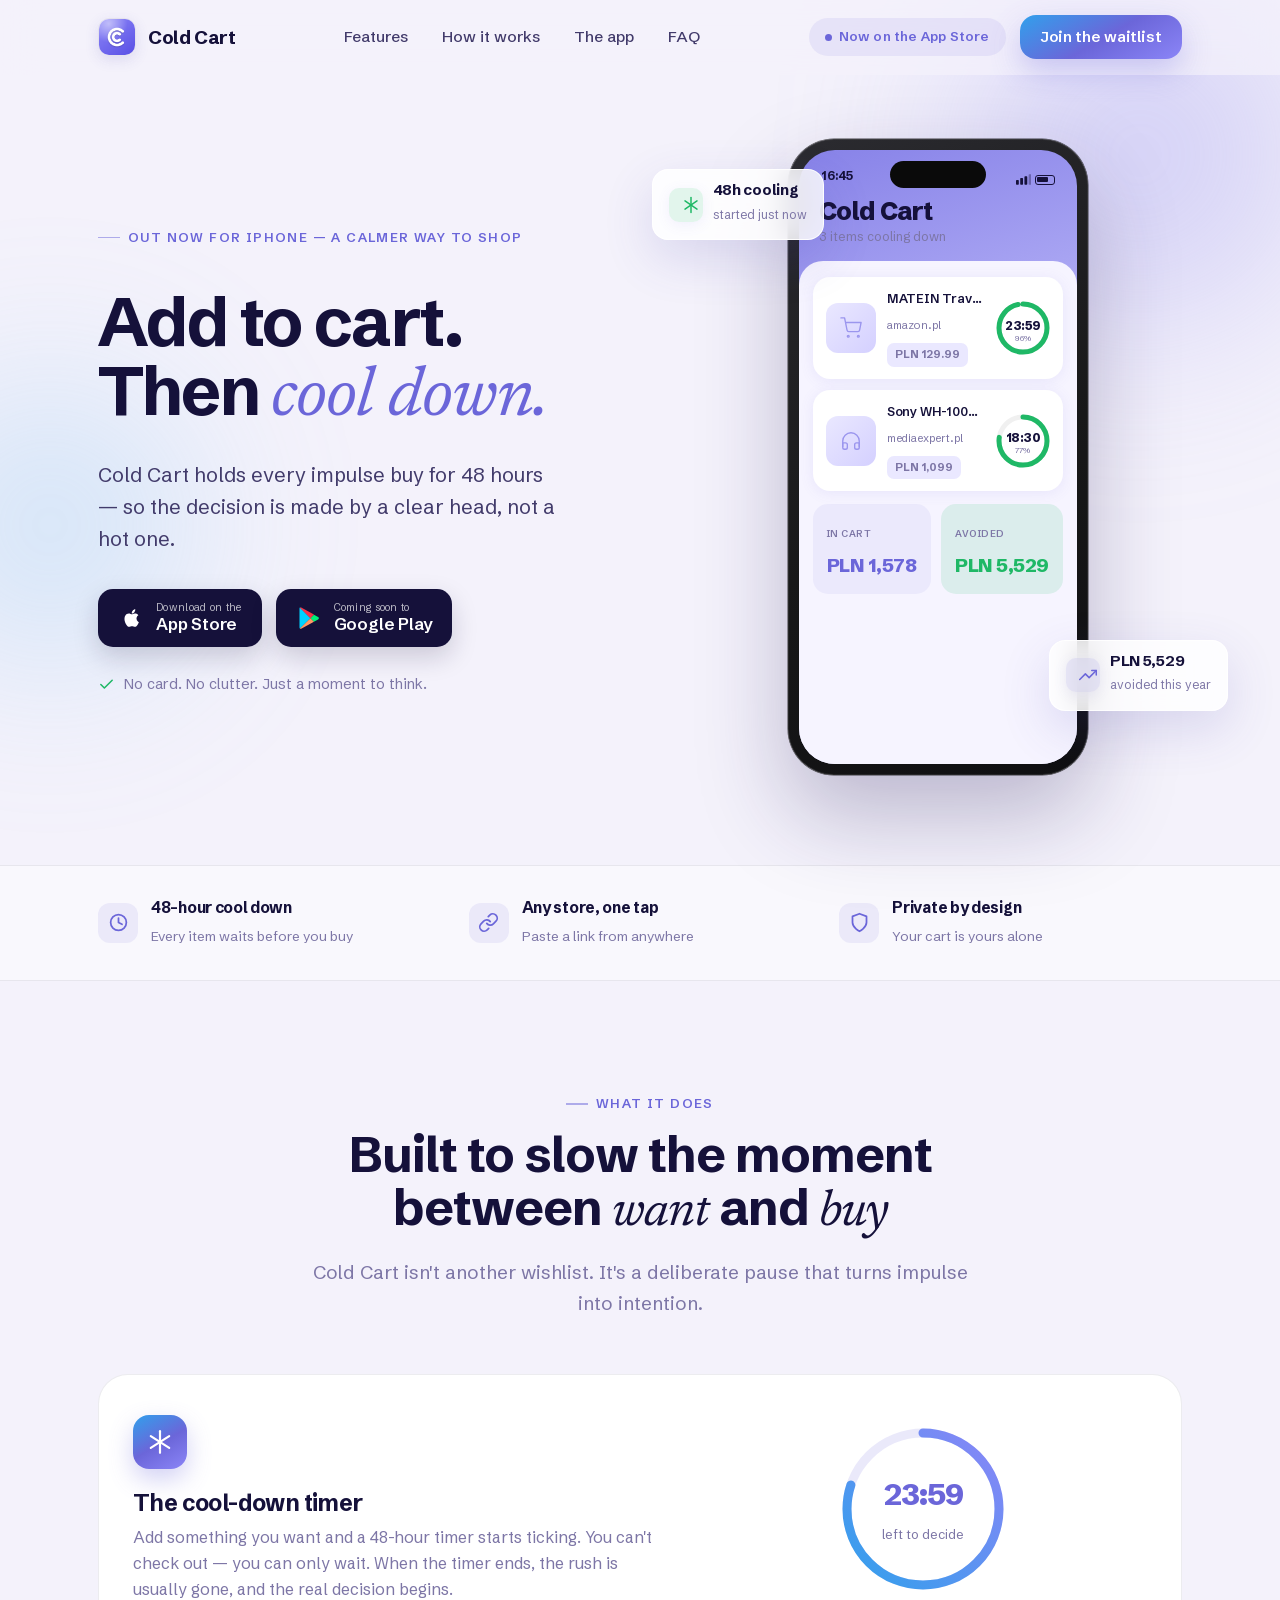
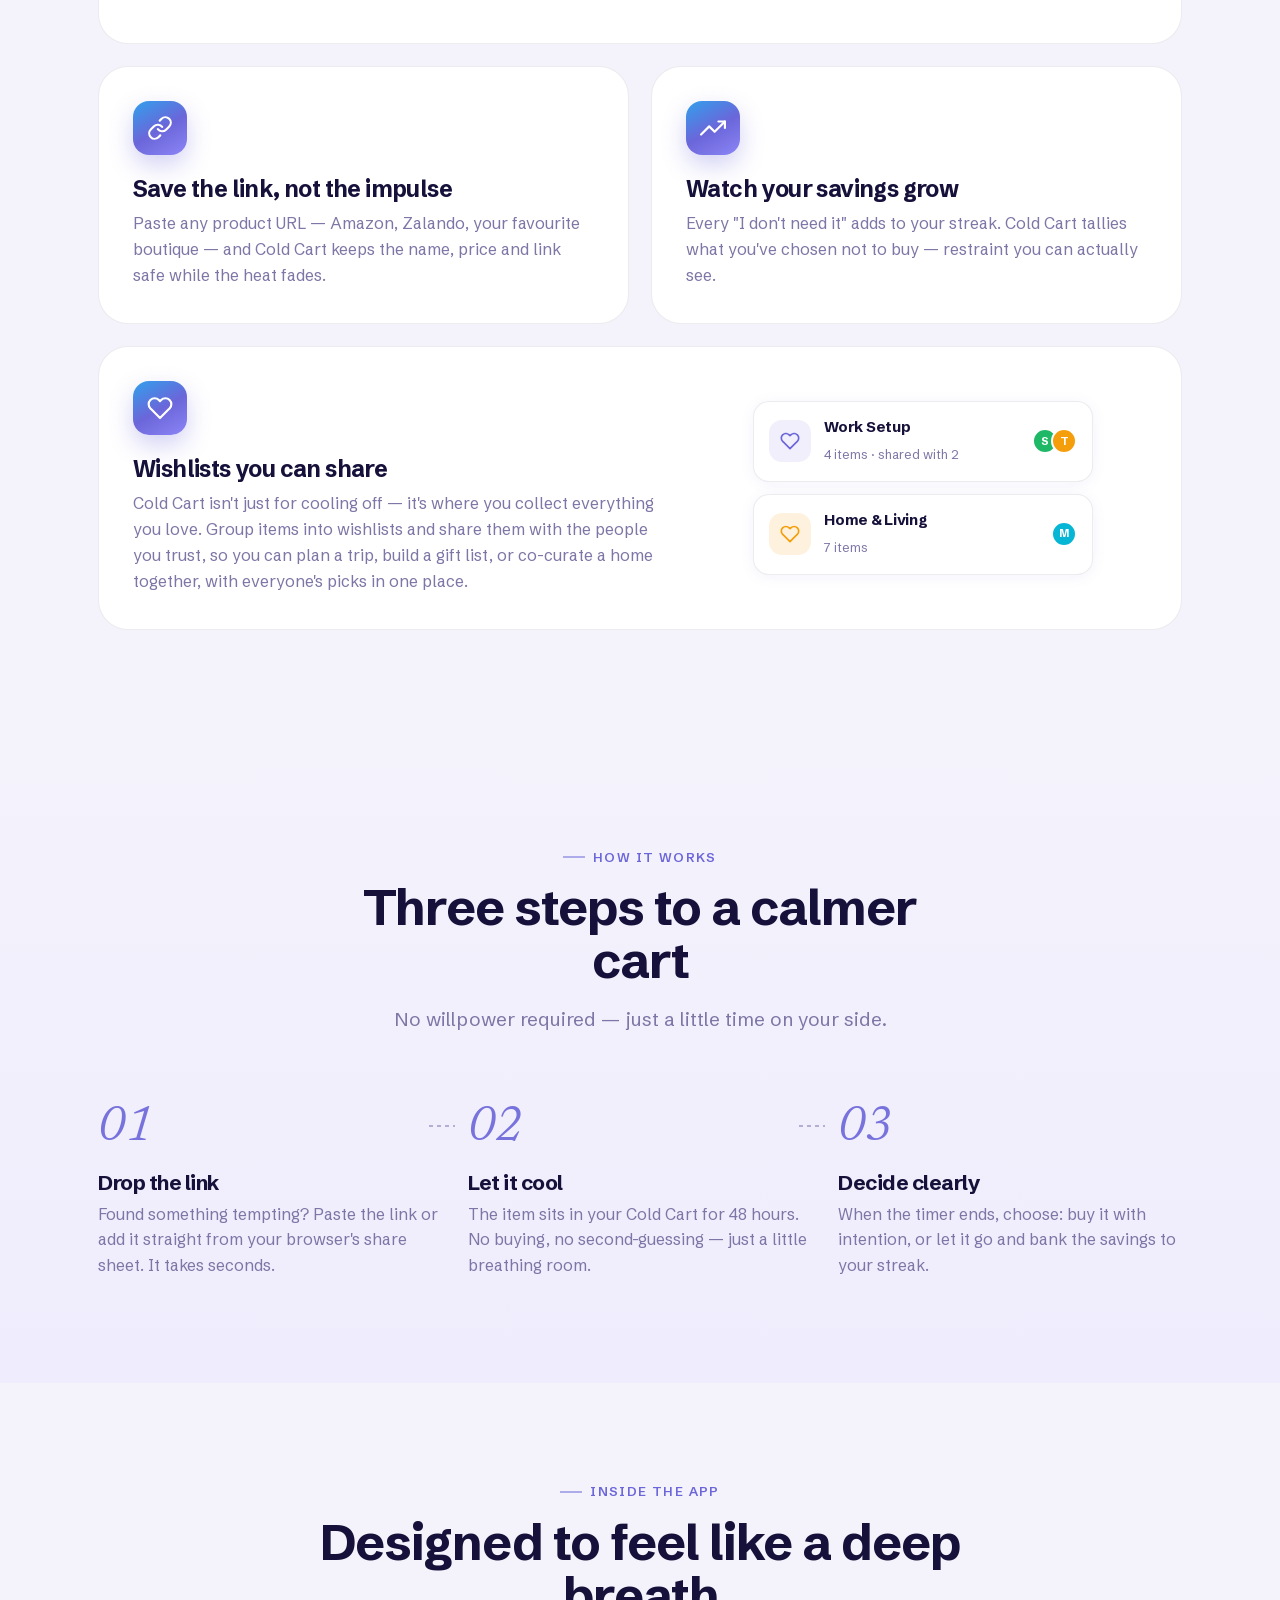
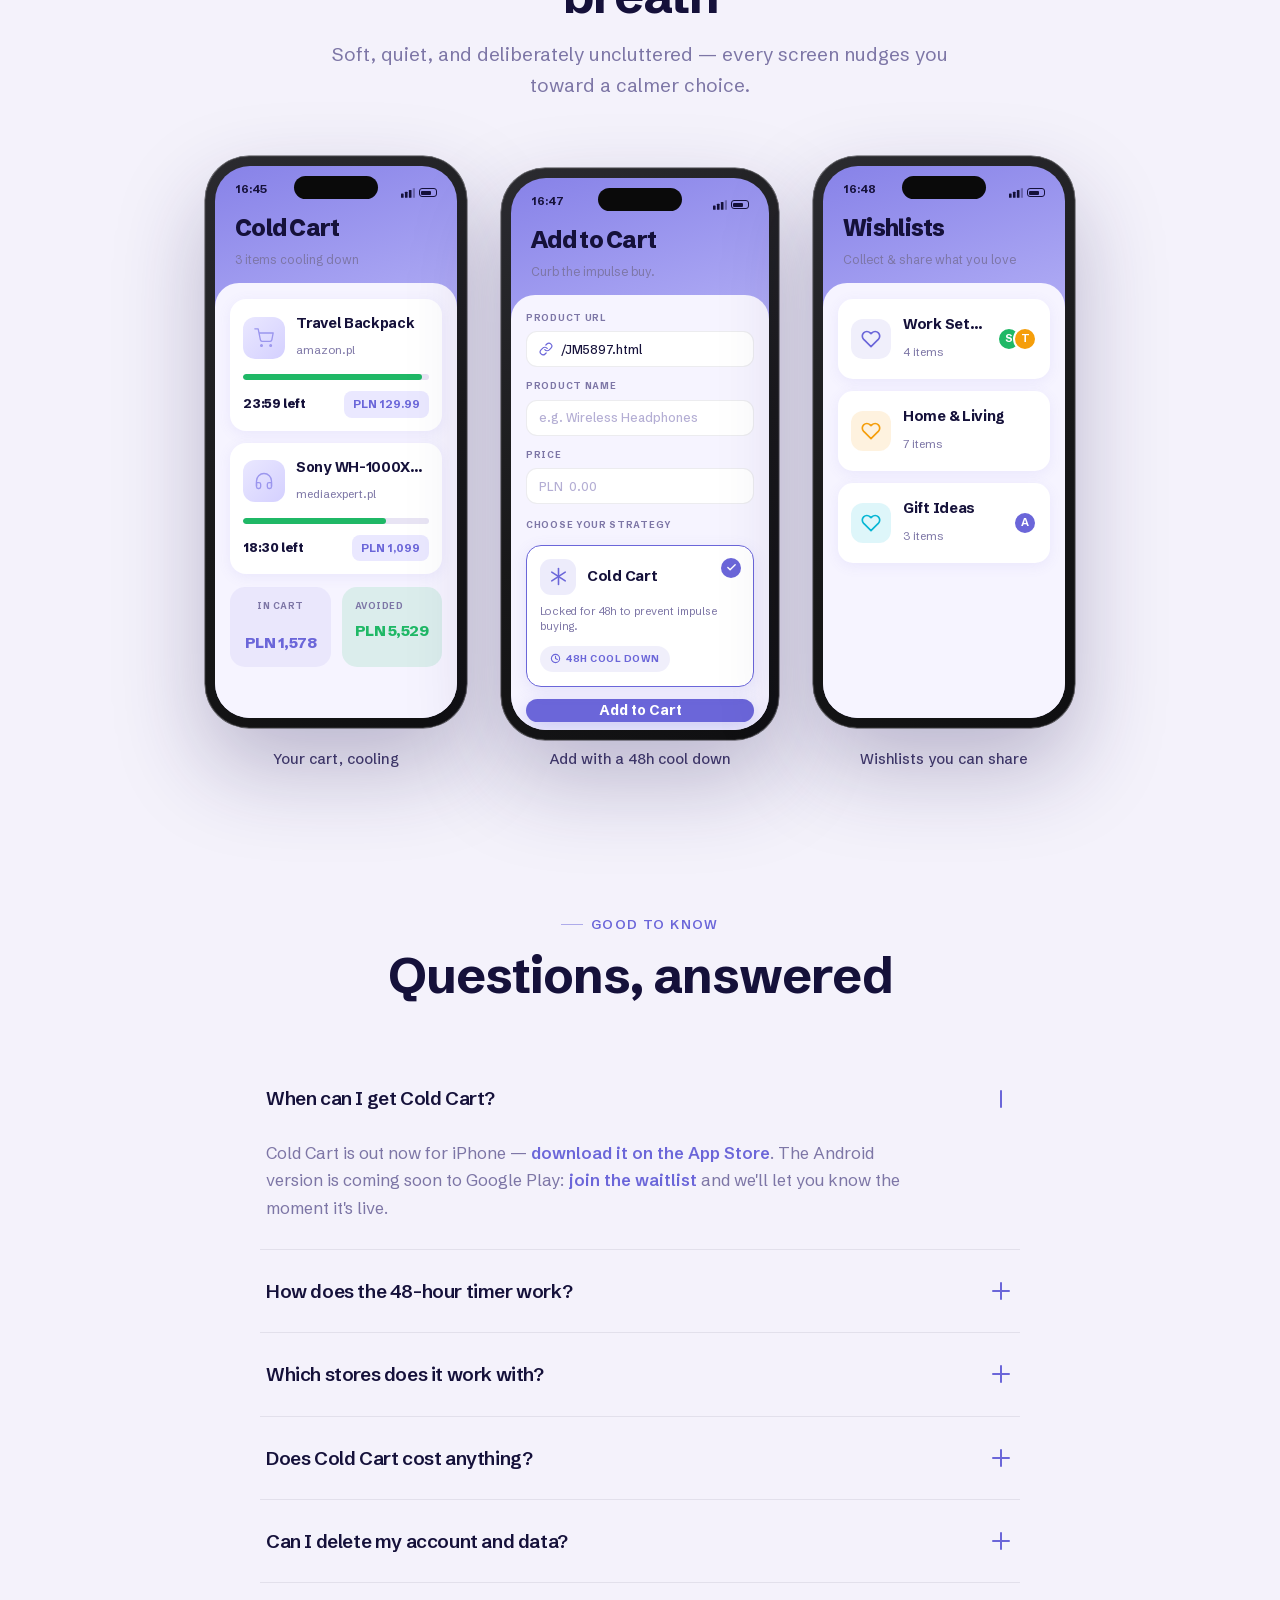
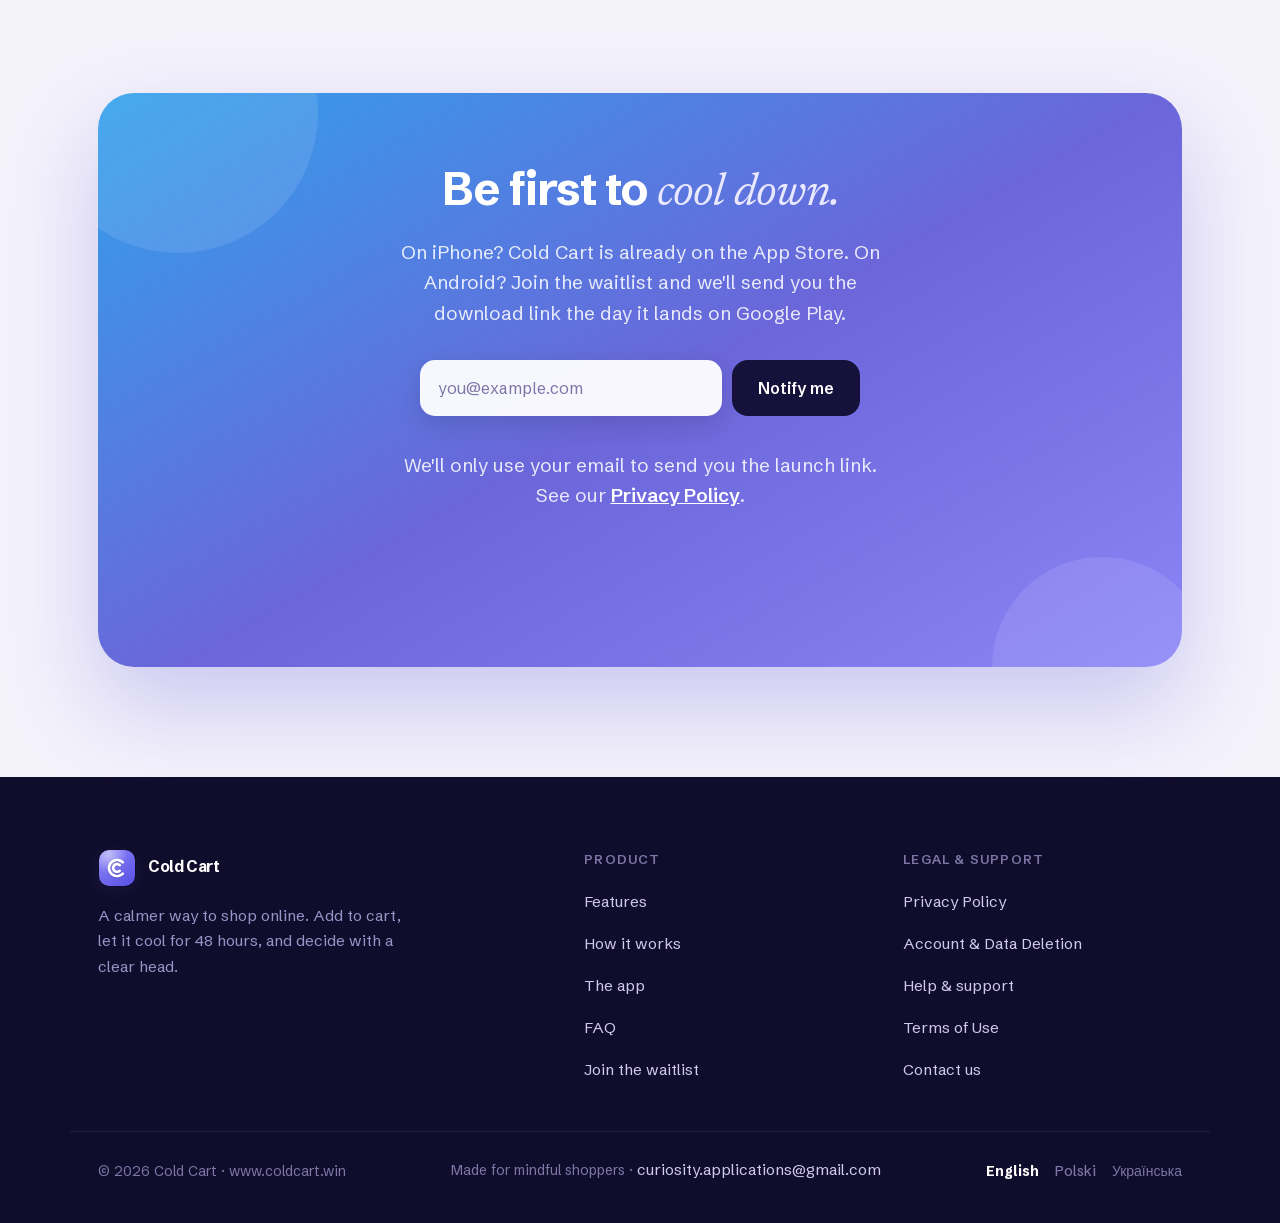
<file: index.html>
<!DOCTYPE html>
<html lang="en">
<head>
<meta charset="utf-8">
<meta name="viewport" content="width=device-width, initial-scale=1, viewport-fit=cover">
<title>Cold Cart — Pause before you purchase</title>
<meta name="description" content="Cold Cart holds every impulse buy for 48 hours — so the decision is made by a clear head, not a hot one. A calmer way to shop online.">
<meta name="theme-color" content="#f4f2fb">

<link rel="canonical" href="https://coldcart.win/">
<link rel="alternate" hreflang="en" href="https://coldcart.win/">
<link rel="alternate" hreflang="pl" href="https://coldcart.win/pl/">
<link rel="alternate" hreflang="uk" href="https://coldcart.win/uk/">
<link rel="alternate" hreflang="x-default" href="https://coldcart.win/">

<link rel="icon" type="image/png" href="/assets/favicon.png">
<link rel="apple-touch-icon" href="/assets/app-icon.png">

<meta property="og:type" content="website">
<meta property="og:title" content="Cold Cart — Pause before you purchase">
<meta property="og:description" content="Add to cart. Then cool down. Cold Cart holds every impulse buy for 48 hours.">
<meta property="og:image" content="https://coldcart.win/assets/app-icon.png">
<meta name="twitter:card" content="summary_large_image">

<link rel="stylesheet" href="/assets/fonts.css">

<link rel="stylesheet" href="/assets/landing.css">
</head>
<body data-hero="editorial">

<header class="site-header" id="head">
  <div class="wrap nav">
    <a class="brand" href="#top"><img src="/assets/logo.png" alt="Cold Cart logo" width="38" height="38">Cold Cart</a>
    <nav class="nav-links">
      <a href="#features">Features</a>
      <a href="#how">How it works</a>
      <a href="#showcase">The app</a>
      <a href="#faq">FAQ</a>
    </nav>
    <div class="nav-cta">
      <span class="pill-soon"><span class="dot"></span>Now on the App Store</span>
      <a href="#waitlist" class="btn btn-primary" style="height:44px;padding:0 20px;font-size:15px">Join the waitlist</a>
      <button class="menu-toggle" id="menuToggle" aria-label="Menu" aria-expanded="false"><span></span></button>
    </div>
  </div>
</header>

<nav class="mobile-nav" id="mobileNav">
  <a href="#features">Features</a>
  <a href="#how">How it works</a>
  <a href="#showcase">The app</a>
  <a href="#faq">FAQ</a>
  <a href="#waitlist" class="btn btn-primary">Join the waitlist</a>
</nav>

<span id="top"></span>

<!-- HERO -->
<section class="hero">
  <span class="aura aura-1"></span>
  <span class="aura aura-2"></span>
  <div class="wrap">
    <div class="hero-grid">
      <div class="hero-copy reveal">
        <span class="eyebrow">Out now for iPhone — a calmer way to shop</span>
        <h1>Add to cart.<br>Then <span class="serif">cool&nbsp;down.</span></h1>
        <p class="hero-sub">Cold Cart holds every impulse buy for 48 hours — so the decision is made by a clear head, not a hot one.</p>
        <div class="hero-actions">
          <div class="badges">
            <a class="badge" href="https://apps.apple.com/us/app/cold-cart/id6794052314" aria-label="Download on the App Store">
              <svg viewBox="0 0 24 24" fill="#fff"><path d="M17.05 12.54c-.02-2.05 1.68-3.03 1.75-3.08-.95-1.39-2.44-1.58-2.97-1.6-1.26-.13-2.47.74-3.11.74-.64 0-1.63-.72-2.68-.7-1.38.02-2.65.8-3.36 2.03-1.43 2.49-.37 6.17 1.03 8.19.68.99 1.5 2.1 2.57 2.06 1.03-.04 1.42-.66 2.67-.66 1.24 0 1.6.66 2.68.64 1.11-.02 1.81-1.01 2.49-2 .78-1.15 1.11-2.26 1.13-2.32-.02-.01-2.17-.83-2.19-3.29zM15.1 6.58c.57-.69.95-1.65.85-2.6-.82.03-1.81.54-2.4 1.23-.53.61-.99 1.59-.86 2.52.91.07 1.84-.46 2.41-1.15z"/></svg>
              <span class="bt"><small>Download on the</small><b>App Store</b></span>
            </a>
            <a class="badge" href="#waitlist" aria-label="Coming soon to Google Play">
              <svg viewBox="0 0 24 24"><path fill="#00d3ff" d="M3.6 2.3c-.24.25-.38.64-.38 1.14v17.12c0 .5.14.89.39 1.13l.06.06 9.59-9.59v-.22L3.66 2.24z"/><path fill="#00f076" d="M16.5 15.53l-3.2-3.2v-.22l3.2-3.2.07.04 3.79 2.15c1.08.61 1.08 1.62 0 2.24l-3.79 2.15z"/><path fill="#f96" d="M16.57 15.49L13.3 12.22 3.6 21.7c.36.37.94.42 1.6.05l11.37-6.26"/><path fill="#f63448" d="M16.57 8.75L5.2 2.5c-.66-.38-1.24-.33-1.6.04l9.7 9.68z"/></svg>
              <span class="bt"><small>Coming soon to</small><b>Google Play</b></span>
            </a>
          </div>
        </div>
        <p class="hero-note"><svg viewBox="0 0 24 24" fill="none" stroke="currentColor" stroke-width="2.2" stroke-linecap="round" stroke-linejoin="round"><polyline points="20 6 9 17 4 12"></polyline></svg> No card. No clutter. Just a moment to think.</p>
      </div>

      <div class="hero-visual reveal">
        <div class="chip chip-a">
          <span class="ic" style="background:var(--green-soft)"><svg viewBox="0 0 24 24" fill="none" stroke="#1fb866" stroke-width="2" stroke-linecap="round" stroke-linejoin="round" style="width:18px"><line x1="12" y1="2" x2="12" y2="22"></line><line x1="4" y1="6.5" x2="20" y2="17.5"></line><line x1="20" y1="6.5" x2="4" y2="17.5"></line></svg></span>
          <div><b>48h cooling</b><small>started just now</small></div>
        </div>
        <div class="chip chip-b">
          <span class="ic" style="background:rgba(107,102,217,.12)"><svg viewBox="0 0 24 24" fill="none" stroke="var(--brand)" stroke-width="2" stroke-linecap="round" stroke-linejoin="round" style="width:18px"><polyline points="23 6 13.5 15.5 8.5 10.5 1 18"></polyline><polyline points="17 6 23 6 23 12"></polyline></svg></span>
          <div><b>PLN 5,529</b><small>avoided this year</small></div>
        </div>

        <div class="phone">
          <div class="phone-screen">
            <div class="phone-notch"></div>
            <div class="ps-bar">
              <span>16:45</span>
              <span class="dots">
                <svg viewBox="0 0 16 11" style="width:15px;height:11px"><rect x="0" y="6" width="3" height="5" rx=".7" fill="var(--ink)"></rect><rect x="4.5" y="4" width="3" height="7" rx=".7" fill="var(--ink)"></rect><rect x="9" y="2" width="3" height="9" rx=".7" fill="var(--ink)"></rect><rect x="13.5" y="0" width="3" height="11" rx=".7" fill="var(--ink)" opacity=".35"></rect></svg>
                <span class="bat"><i></i></span>
              </span>
            </div>
            <div class="ps-head">
              <h3>Cold Cart</h3>
              <p>3 items cooling down</p>
            </div>
            <div class="ps-panel">
              <div class="pcard">
                <span class="pthumb"><svg viewBox="0 0 24 24" fill="none" stroke="currentColor" stroke-width="1.5" stroke-linecap="round" stroke-linejoin="round"><circle cx="9" cy="21" r="1"></circle><circle cx="20" cy="21" r="1"></circle><path d="M1 1h4l2.68 13.39a2 2 0 002 1.61h9.72a2 2 0 002-1.61L23 6H6"></path></svg></span>
                <div class="pinfo">
                  <b>MATEIN Travel Backpack</b>
                  <span>amazon.pl</span>
                  <span class="pprice">PLN 129.99</span>
                </div>
                <div class="ring">
                  <svg viewBox="0 0 54 54"><circle cx="27" cy="27" r="24" fill="none" stroke="rgba(0,0,0,.06)" stroke-width="5"></circle><circle cx="27" cy="27" r="24" fill="none" stroke="#1fb866" stroke-width="5" stroke-linecap="round" stroke-dasharray="144.8 150.8"></circle></svg>
                  <span class="rt"><b>23:59</b><small>96%</small></span>
                </div>
              </div>
              <div class="pcard">
                <span class="pthumb"><svg viewBox="0 0 24 24" fill="none" stroke="currentColor" stroke-width="1.5" stroke-linecap="round" stroke-linejoin="round"><path d="M3 18v-6a9 9 0 0118 0v6"></path><path d="M21 19a2 2 0 01-2 2h-1a2 2 0 01-2-2v-3a2 2 0 012-2h3zM3 19a2 2 0 002 2h1a2 2 0 002-2v-3a2 2 0 00-2-2H3z"></path></svg></span>
                <div class="pinfo">
                  <b>Sony WH-1000XM5</b>
                  <span>mediaexpert.pl</span>
                  <span class="pprice">PLN 1,099</span>
                </div>
                <div class="ring">
                  <svg viewBox="0 0 54 54"><circle cx="27" cy="27" r="24" fill="none" stroke="rgba(0,0,0,.06)" stroke-width="5"></circle><circle cx="27" cy="27" r="24" fill="none" stroke="#1fb866" stroke-width="5" stroke-linecap="round" stroke-dasharray="116.1 150.8"></circle></svg>
                  <span class="rt"><b>18:30</b><small>77%</small></span>
                </div>
              </div>
              <div class="ptiles">
                <div class="ptile t-brand"><span>In Cart</span><b>PLN 1,578</b></div>
                <div class="ptile t-green"><span>Avoided</span><b>PLN 5,529</b></div>
              </div>
            </div>
          </div>
        </div>
      </div>
    </div>
  </div>
</section>

<!-- TRUST -->
<section class="trust">
  <div class="wrap">
    <div class="trust-item">
      <span class="ti"><svg viewBox="0 0 24 24" fill="none" stroke="currentColor" stroke-width="2" stroke-linecap="round" stroke-linejoin="round"><circle cx="12" cy="12" r="9"></circle><polyline points="12 7 12 12 16 14"></polyline></svg></span>
      <div><b>48-hour cool down</b><small>Every item waits before you buy</small></div>
    </div>
    <div class="trust-item">
      <span class="ti"><svg viewBox="0 0 24 24" fill="none" stroke="currentColor" stroke-width="2" stroke-linecap="round" stroke-linejoin="round"><path d="M10 13a5 5 0 007.54.54l3-3a5 5 0 00-7.07-7.07l-1.72 1.71"></path><path d="M14 11a5 5 0 00-7.54-.54l-3 3a5 5 0 007.07 7.07l1.71-1.71"></path></svg></span>
      <div><b>Any store, one tap</b><small>Paste a link from anywhere</small></div>
    </div>
    <div class="trust-item">
      <span class="ti"><svg viewBox="0 0 24 24" fill="none" stroke="currentColor" stroke-width="2" stroke-linecap="round" stroke-linejoin="round"><path d="M12 22s8-4 8-10V5l-8-3-8 3v7c0 6 8 10 8 10z"></path></svg></span>
      <div><b>Private by design</b><small>Your cart is yours alone</small></div>
    </div>
  </div>
</section>

<!-- FEATURES -->
<section class="features" id="features">
  <div class="wrap">
    <div class="section-head reveal">
      <span class="eyebrow">What it does</span>
      <h2>Built to slow the moment<br>between <span class="serif">want</span> and <span class="serif">buy</span></h2>
      <p>Cold Cart isn't another wishlist. It's a deliberate pause that turns impulse into intention.</p>
    </div>

    <div class="feat-grid">
      <div class="feat big reveal">
        <div>
          <div class="ficon"><svg viewBox="0 0 24 24" fill="none" stroke="currentColor" stroke-width="2" stroke-linecap="round" stroke-linejoin="round"><line x1="12" y1="2" x2="12" y2="22"></line><line x1="3.5" y1="6.5" x2="20.5" y2="17.5"></line><line x1="20.5" y1="6.5" x2="3.5" y2="17.5"></line></svg></div>
          <h3>The cool-down timer</h3>
          <p>Add something you want and a 48-hour timer starts ticking. You can't check out — you can only wait. When the timer ends, the rush is usually gone, and the real decision begins.</p>
        </div>
        <div class="feat-art">
          <div class="demo-ring">
            <svg viewBox="0 0 170 170" style="position:absolute;inset:0;transform:rotate(-90deg)"><circle cx="85" cy="85" r="76" fill="none" stroke="rgba(107,102,217,.14)" stroke-width="9"></circle><circle cx="85" cy="85" r="76" fill="none" stroke="url(#g)" stroke-width="9" stroke-linecap="round" stroke-dasharray="382 477.5"></circle><defs><linearGradient id="g" x1="0" y1="0" x2="1" y2="1"><stop offset="0" stop-color="#31a0ec"></stop><stop offset="1" stop-color="#8b85f7"></stop></linearGradient></defs></svg>
            <div class="label"><b>23:59</b><small>left to decide</small></div>
          </div>
        </div>
      </div>

      <div class="feat reveal">
        <div class="ficon"><svg viewBox="0 0 24 24" fill="none" stroke="currentColor" stroke-width="2" stroke-linecap="round" stroke-linejoin="round"><path d="M10 13a5 5 0 007.54.54l3-3a5 5 0 00-7.07-7.07l-1.72 1.71"></path><path d="M14 11a5 5 0 00-7.54-.54l-3 3a5 5 0 007.07 7.07l1.71-1.71"></path></svg></div>
        <h3>Save the link, not the impulse</h3>
        <p>Paste any product URL — Amazon, Zalando, your favourite boutique — and Cold Cart keeps the name, price and link safe while the heat fades.</p>
      </div>

      <div class="feat reveal">
        <div class="ficon"><svg viewBox="0 0 24 24" fill="none" stroke="currentColor" stroke-width="2" stroke-linecap="round" stroke-linejoin="round"><polyline points="23 6 13.5 15.5 8.5 10.5 1 18"></polyline><polyline points="17 6 23 6 23 12"></polyline></svg></div>
        <h3>Watch your savings grow</h3>
        <p>Every "I don't need it" adds to your streak. Cold Cart tallies what you've chosen not to buy — restraint you can actually see.</p>
      </div>

      <div class="feat big reveal">
        <div>
          <div class="ficon"><svg viewBox="0 0 24 24" fill="none" stroke="currentColor" stroke-width="2" stroke-linecap="round" stroke-linejoin="round"><path d="M20.84 4.61a5.5 5.5 0 00-7.78 0L12 5.67l-1.06-1.06a5.5 5.5 0 00-7.78 7.78l1.06 1.06L12 21.23l7.78-7.78 1.06-1.06a5.5 5.5 0 000-7.78z"></path></svg></div>
          <h3>Wishlists you can share</h3>
          <p>Cold Cart isn't just for cooling off — it's where you collect everything you love. Group items into wishlists and share them with the people you trust, so you can plan a trip, build a gift list, or co-curate a home together, with everyone's picks in one place.</p>
        </div>
        <div class="feat-art">
          <div class="wl-mock">
            <div class="wl-row">
              <span class="wl-ic"><svg viewBox="0 0 24 24" fill="none" stroke="currentColor" stroke-width="2" stroke-linecap="round" stroke-linejoin="round"><path d="M20.84 4.61a5.5 5.5 0 00-7.78 0L12 5.67l-1.06-1.06a5.5 5.5 0 00-7.78 7.78l1.06 1.06L12 21.23l7.78-7.78 1.06-1.06a5.5 5.5 0 000-7.78z"></path></svg></span>
              <div class="wl-meta"><b>Work Setup</b><span>4 items · shared with 2</span></div>
              <div class="wl-av"><i style="background:#1fb866">S</i><i style="background:#f59e0b">T</i></div>
            </div>
            <div class="wl-row">
              <span class="wl-ic alt"><svg viewBox="0 0 24 24" fill="none" stroke="currentColor" stroke-width="2" stroke-linecap="round" stroke-linejoin="round"><path d="M20.84 4.61a5.5 5.5 0 00-7.78 0L12 5.67l-1.06-1.06a5.5 5.5 0 00-7.78 7.78l1.06 1.06L12 21.23l7.78-7.78 1.06-1.06a5.5 5.5 0 000-7.78z"></path></svg></span>
              <div class="wl-meta"><b>Home &amp; Living</b><span>7 items</span></div>
              <div class="wl-av"><i style="background:#06b6d4">M</i></div>
            </div>
          </div>
        </div>
      </div>
    </div>
  </div>
</section>

<!-- HOW -->
<section class="how" id="how">
  <div class="wrap">
    <div class="section-head reveal">
      <span class="eyebrow">How it works</span>
      <h2>Three steps to a calmer cart</h2>
      <p>No willpower required — just a little time on your side.</p>
    </div>
    <div class="steps">
      <div class="step reveal">
        <div class="num">01</div>
        <h3>Drop the link</h3>
        <p>Found something tempting? Paste the link or add it straight from your browser's share sheet. It takes seconds.</p>
      </div>
      <div class="step reveal">
        <div class="num">02</div>
        <h3>Let it cool</h3>
        <p>The item sits in your Cold Cart for 48 hours. No buying, no second-guessing — just a little breathing room.</p>
      </div>
      <div class="step reveal">
        <div class="num">03</div>
        <h3>Decide clearly</h3>
        <p>When the timer ends, choose: buy it with intention, or let it go and bank the savings to your streak.</p>
      </div>
    </div>
  </div>
</section>

<!-- SHOWCASE -->
<section class="showcase" id="showcase">
  <div class="wrap">
    <div class="section-head reveal">
      <span class="eyebrow">Inside the app</span>
      <h2>Designed to feel like a deep breath</h2>
      <p>Soft, quiet, and deliberately uncluttered — every screen nudges you toward a calmer choice.</p>
    </div>
    <div class="shots reveal">
      <div>
        <div class="mp">
          <div class="mscr">
            <div class="mnotch"></div>
            <div class="mbar"><span>16:45</span><span class="dots"><svg viewBox="0 0 16 11" style="width:14px;height:10px"><rect x="0" y="6" width="3" height="5" rx=".7" fill="var(--ink)"></rect><rect x="4.5" y="4" width="3" height="7" rx=".7" fill="var(--ink)"></rect><rect x="9" y="2" width="3" height="9" rx=".7" fill="var(--ink)"></rect><rect x="13.5" y="0" width="3" height="11" rx=".7" fill="var(--ink)" opacity=".35"></rect></svg><span class="bat"><i></i></span></span></div>
            <div class="mhead"><h4>Cold Cart</h4><p>3 items cooling down</p></div>
            <div class="mpanel">
              <div class="ic">
                <div class="ic-row">
                  <span class="ic-th"><svg viewBox="0 0 24 24" fill="none" stroke="currentColor" stroke-width="1.6" stroke-linecap="round" stroke-linejoin="round"><circle cx="9" cy="21" r="1"></circle><circle cx="20" cy="21" r="1"></circle><path d="M1 1h4l2.68 13.39a2 2 0 002 1.61h9.72a2 2 0 002-1.61L23 6H6"></path></svg></span>
                  <div class="ic-nm"><b>Travel Backpack</b><span>amazon.pl</span></div>
                </div>
                <div class="ic-bar"><i style="width:96%"></i></div>
                <div class="ic-foot"><b>23:59 left</b><span class="ic-pr">PLN 129.99</span></div>
              </div>
              <div class="ic">
                <div class="ic-row">
                  <span class="ic-th"><svg viewBox="0 0 24 24" fill="none" stroke="currentColor" stroke-width="1.6" stroke-linecap="round" stroke-linejoin="round"><path d="M3 18v-6a9 9 0 0118 0v6"></path><path d="M21 19a2 2 0 01-2 2h-1a2 2 0 01-2-2v-3a2 2 0 012-2h3zM3 19a2 2 0 002 2h1a2 2 0 002-2v-3a2 2 0 00-2-2H3z"></path></svg></span>
                  <div class="ic-nm"><b>Sony WH-1000XM5</b><span>mediaexpert.pl</span></div>
                </div>
                <div class="ic-bar"><i style="width:77%"></i></div>
                <div class="ic-foot"><b>18:30 left</b><span class="ic-pr">PLN 1,099</span></div>
              </div>
              <div class="st">
                <div class="st-c brand"><span>In Cart</span><b>PLN 1,578</b></div>
                <div class="st-c green"><span>Avoided</span><b>PLN 5,529</b></div>
              </div>
            </div>
          </div>
        </div>
        <p class="shot-cap">Your cart, cooling</p>
      </div>

      <div>
        <div class="mp mid">
          <div class="mscr">
            <div class="mnotch"></div>
            <div class="mbar"><span>16:47</span><span class="dots"><svg viewBox="0 0 16 11" style="width:14px;height:10px"><rect x="0" y="6" width="3" height="5" rx=".7" fill="var(--ink)"></rect><rect x="4.5" y="4" width="3" height="7" rx=".7" fill="var(--ink)"></rect><rect x="9" y="2" width="3" height="9" rx=".7" fill="var(--ink)"></rect><rect x="13.5" y="0" width="3" height="11" rx=".7" fill="var(--ink)" opacity=".35"></rect></svg><span class="bat"><i></i></span></span></div>
            <div class="mhead"><h4>Add to Cart</h4><p>Curb the impulse buy.</p></div>
            <div class="mpanel">
              <div class="mfield"><span class="mlab">Product URL</span><span class="minp"><svg viewBox="0 0 24 24" fill="none" stroke="var(--brand)" stroke-width="2" stroke-linecap="round" style="width:14px;flex-shrink:0"><path d="M10 13a5 5 0 007.54.54l3-3a5 5 0 00-7.07-7.07l-1.72 1.71"></path><path d="M14 11a5 5 0 00-7.54-.54l-3 3a5 5 0 007.07 7.07l1.71-1.71"></path></svg><span style="overflow:hidden;text-overflow:ellipsis;white-space:nowrap">/JM5897.html</span></span></div>
              <div class="mfield"><span class="mlab">Product name</span><span class="minp ph">e.g. Wireless Headphones</span></div>
              <div class="mfield"><span class="mlab">Price</span><span class="minp ph">PLN&nbsp;&nbsp;0.00</span></div>
              <span class="mlab" style="margin-top:2px">Choose your strategy</span>
              <div class="mstrat">
                <div class="mchk"><svg viewBox="0 0 24 24" fill="none" stroke="currentColor" stroke-width="3" stroke-linecap="round" stroke-linejoin="round"><polyline points="20 6 9 17 4 12"></polyline></svg></div>
                <div class="mstrat-h">
                  <div class="mtile"><svg viewBox="0 0 24 24" fill="none" stroke="currentColor" stroke-width="2" stroke-linecap="round" stroke-linejoin="round"><line x1="12" y1="2" x2="12" y2="22"></line><line x1="3.5" y1="6.5" x2="20.5" y2="17.5"></line><line x1="20.5" y1="6.5" x2="3.5" y2="17.5"></line></svg></div>
                  <b>Cold Cart</b>
                </div>
                <p class="mdesc">Locked for 48h to prevent impulse buying.</p>
                <span class="mpill"><svg viewBox="0 0 24 24" fill="none" stroke="currentColor" stroke-width="2.4" stroke-linecap="round" stroke-linejoin="round"><circle cx="12" cy="12" r="9"></circle><polyline points="12 7 12 12 16 14"></polyline></svg>48H COOL DOWN</span>
              </div>
              <div class="mbtn">Add to Cart</div>
            </div>
          </div>
        </div>
        <p class="shot-cap">Add with a 48h cool down</p>
      </div>

      <div>
        <div class="mp">
          <div class="mscr">
            <div class="mnotch"></div>
            <div class="mbar"><span>16:48</span><span class="dots"><svg viewBox="0 0 16 11" style="width:14px;height:10px"><rect x="0" y="6" width="3" height="5" rx=".7" fill="var(--ink)"></rect><rect x="4.5" y="4" width="3" height="7" rx=".7" fill="var(--ink)"></rect><rect x="9" y="2" width="3" height="9" rx=".7" fill="var(--ink)"></rect><rect x="13.5" y="0" width="3" height="11" rx=".7" fill="var(--ink)" opacity=".35"></rect></svg><span class="bat"><i></i></span></span></div>
            <div class="mhead"><h4>Wishlists</h4><p>Collect &amp; share what you love</p></div>
            <div class="mpanel">
              <div class="wc">
                <span class="wc-ic" style="background:rgba(107,102,217,.1)"><svg viewBox="0 0 24 24" fill="none" stroke="var(--brand)" stroke-width="2" stroke-linecap="round" stroke-linejoin="round"><path d="M20.84 4.61a5.5 5.5 0 00-7.78 0L12 5.67l-1.06-1.06a5.5 5.5 0 00-7.78 7.78l1.06 1.06L12 21.23l7.78-7.78 1.06-1.06a5.5 5.5 0 000-7.78z"></path></svg></span>
                <div class="wc-m"><b>Work Setup</b><span>4 items</span></div>
                <div class="wc-av"><i style="background:#1fb866">S</i><i style="background:#f59e0b">T</i></div>
              </div>
              <div class="wc">
                <span class="wc-ic" style="background:rgba(245,158,11,.13)"><svg viewBox="0 0 24 24" fill="none" stroke="#f59e0b" stroke-width="2" stroke-linecap="round" stroke-linejoin="round"><path d="M20.84 4.61a5.5 5.5 0 00-7.78 0L12 5.67l-1.06-1.06a5.5 5.5 0 00-7.78 7.78l1.06 1.06L12 21.23l7.78-7.78 1.06-1.06a5.5 5.5 0 000-7.78z"></path></svg></span>
                <div class="wc-m"><b>Home &amp; Living</b><span>7 items</span></div>
              </div>
              <div class="wc">
                <span class="wc-ic" style="background:rgba(6,182,212,.13)"><svg viewBox="0 0 24 24" fill="none" stroke="#06b6d4" stroke-width="2" stroke-linecap="round" stroke-linejoin="round"><path d="M20.84 4.61a5.5 5.5 0 00-7.78 0L12 5.67l-1.06-1.06a5.5 5.5 0 00-7.78 7.78l1.06 1.06L12 21.23l7.78-7.78 1.06-1.06a5.5 5.5 0 000-7.78z"></path></svg></span>
                <div class="wc-m"><b>Gift Ideas</b><span>3 items</span></div>
                <div class="wc-av"><i style="background:#6b66d9">A</i></div>
              </div>
            </div>
          </div>
        </div>
        <p class="shot-cap">Wishlists you can share</p>
      </div>
    </div>
  </div>
</section>

<!-- FAQ -->
<section class="faq" id="faq">
  <div class="wrap">
    <div class="section-head reveal">
      <span class="eyebrow">Good to know</span>
      <h2>Questions, answered</h2>
    </div>
    <div class="faq-list reveal">
      <details class="qa" open>
        <summary>When can I get Cold Cart? <span class="x"></span></summary>
        <div class="ans">Cold Cart is out now for iPhone — <a href="https://apps.apple.com/us/app/cold-cart/id6794052314">download it on the App Store</a>. The Android version is coming soon to Google Play: <a href="#waitlist">join the waitlist</a> and we'll let you know the moment it's live.</div>
      </details>
      <details class="qa">
        <summary>How does the 48-hour timer work? <span class="x"></span></summary>
        <div class="ans">The second you add an item, a 48-hour countdown begins. During that window the item simply waits in your Cold Cart — you can review it, but the decision to buy is intentionally paused. When the timer reaches zero, you choose whether to go ahead or let it go.</div>
      </details>
      <details class="qa">
        <summary>Which stores does it work with? <span class="x"></span></summary>
        <div class="ans">Any of them. Cold Cart works with a product link, so you can save items from virtually any online shop — paste a URL or use your browser's share sheet to send it straight to your cart.</div>
      </details>
      <details class="qa">
        <summary>Does Cold Cart cost anything? <span class="x"></span></summary>
        <div class="ans">We'll share full pricing details closer to launch. Waitlist members will be the first to know — and the first to try it.</div>
      </details>
      <details class="qa">
        <summary>Can I delete my account and data? <span class="x"></span></summary>
        <div class="ans">Yes, any time. You can request deletion of your account and all associated data from within the app or by email at any point.</div>
      </details>
    </div>
  </div>
</section>

<!-- CTA -->
<section class="cta-band" id="waitlist">
  <div class="wrap">
    <div class="cta-inner reveal">
      <h2>Be first to <span class="serif">cool down.</span></h2>
      <p>On iPhone? <a href="https://apps.apple.com/us/app/cold-cart/id6794052314">Cold Cart is already on the App Store</a>. On Android? Join the waitlist and we'll send you the download link the day it lands on Google Play.</p>
      <form class="signup" id="signup" novalidate data-msg-invalid="Please enter a valid email address." data-msg-ok="You're on the list — we'll email you the moment Cold Cart lands on Google Play. ❄️" data-msg-error="Something went wrong — please try again in a moment." data-endpoint="https://api.coldcart.win/waitlist">
        <input type="email" id="email" placeholder="you@example.com" aria-label="Email address" required>
        <button type="submit" class="btn">Notify me</button>
        <div class="cf-turnstile" data-sitekey="0x4AAAAAAD9eCBvhB93qxwYe" data-language="en"></div>
      </form>
      <p class="cta-consent">We'll only use your email to send you the launch link. See our <a href="privacy.html">Privacy Policy</a>.</p>
      <p class="cta-msg" id="cta-msg"></p>
    </div>
  </div>
</section>

<!-- FOOTER -->
<footer class="footer">
  <div class="wrap">
    <div class="brand-col">
      <a class="brand" href="#top"><img src="/assets/logo.png" alt="Cold Cart logo" width="38" height="38">Cold Cart</a>
      <p class="footer-blurb">A calmer way to shop online. Add to cart, let it cool for 48 hours, and decide with a clear head.</p>
    </div>
    <div>
      <h4>Product</h4>
      <ul>
        <li><a href="#features">Features</a></li>
        <li><a href="#how">How it works</a></li>
        <li><a href="#showcase">The app</a></li>
        <li><a href="#faq">FAQ</a></li>
        <li><a href="#waitlist">Join the waitlist</a></li>
      </ul>
    </div>
    <div>
      <h4>Legal &amp; support</h4>
      <ul>
        <li><a href="privacy.html">Privacy Policy</a></li>
        <li><a href="privacy.html#retention">Account &amp; Data Deletion</a></li>
        <li><a href="support.html">Help &amp; support</a></li>
        <li><a href="terms.html">Terms of Use</a></li>
        <li><a href="mailto:curiosity.applications@gmail.com">Contact us</a></li>
      </ul>
    </div>
  </div>
  <div class="footer-bottom">
    <span>© <span id="yr">2026</span> Cold Cart · www.coldcart.win</span>
    <span>Made for mindful shoppers · <a href="mailto:curiosity.applications@gmail.com">curiosity.applications@gmail.com</a></span>
    <nav class="lang-switch" id="langSwitch" aria-label="Language"></nav>
  </div>
</footer>

<script src="https://challenges.cloudflare.com/turnstile/v0/api.js" async defer></script>
<script src="/assets/landing.js" defer></script>
<script src="/assets/locales.js" defer></script>
</body>
</html>
</file>
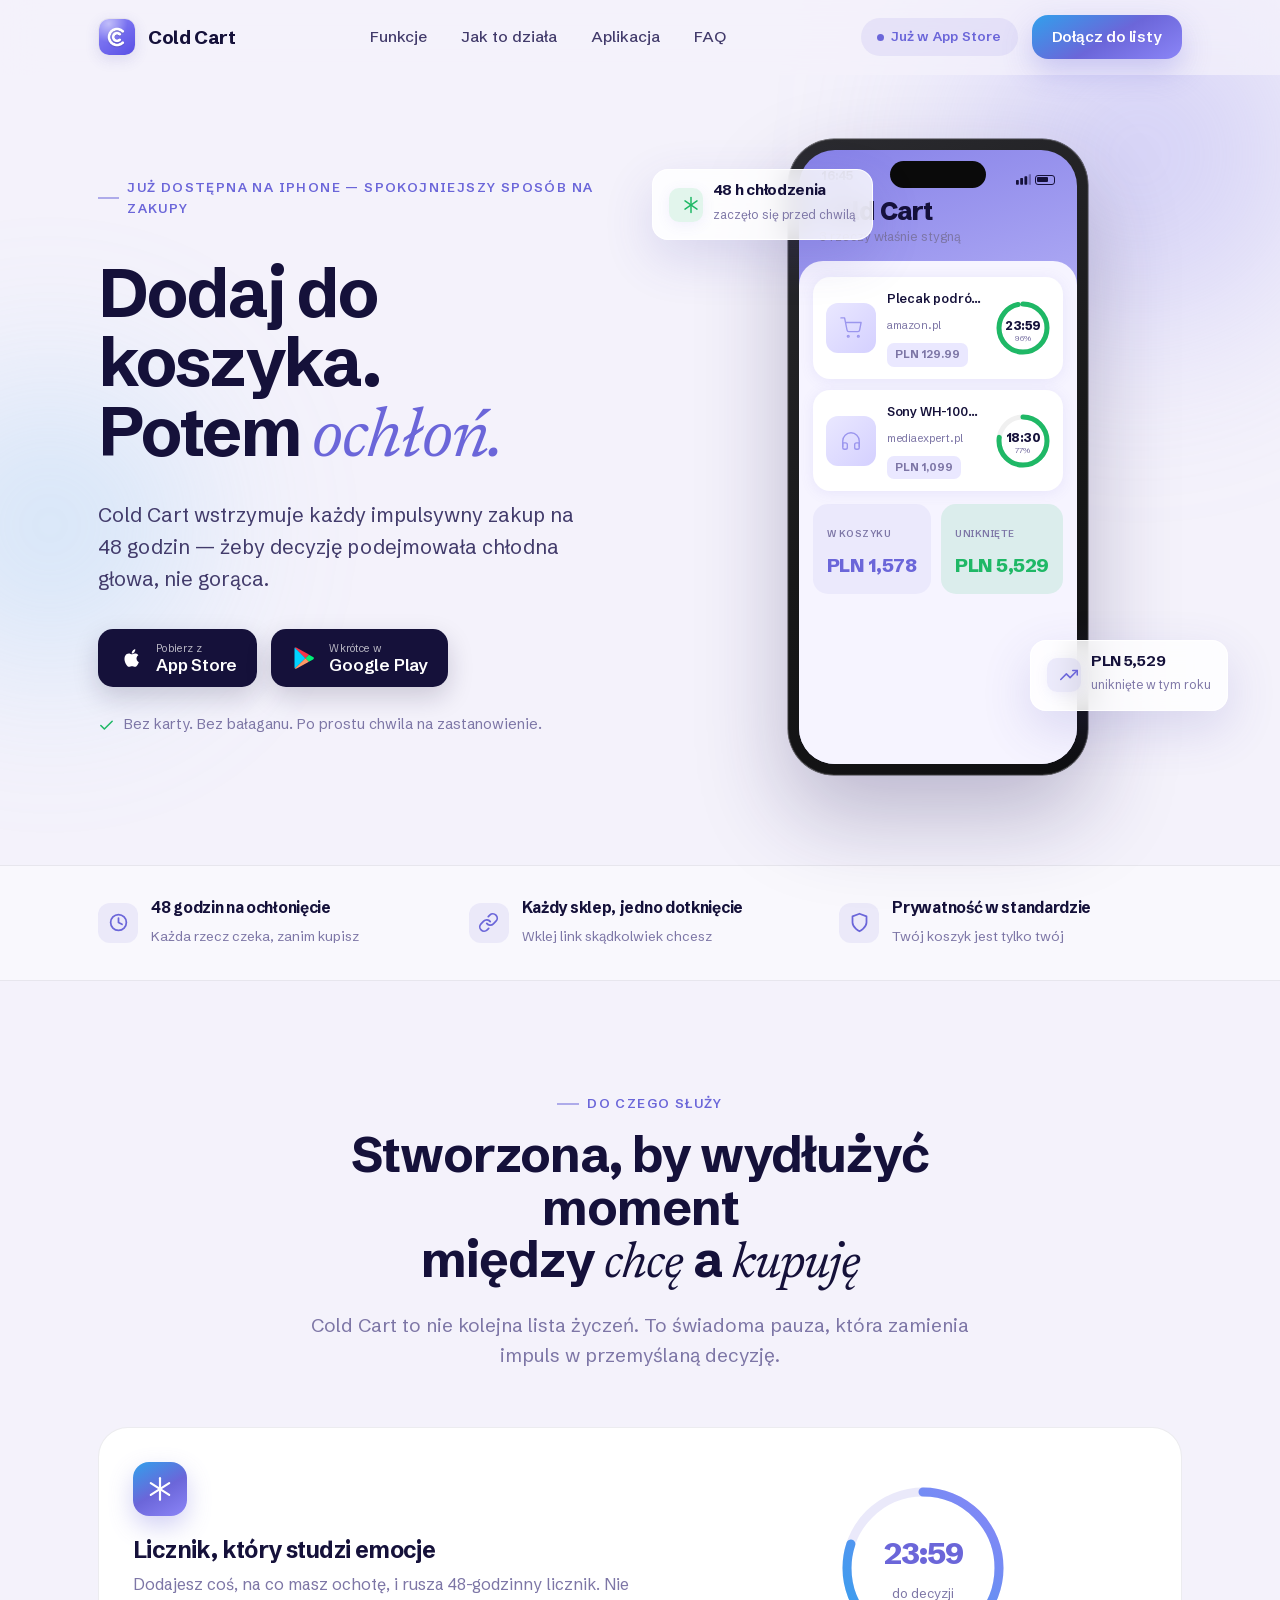
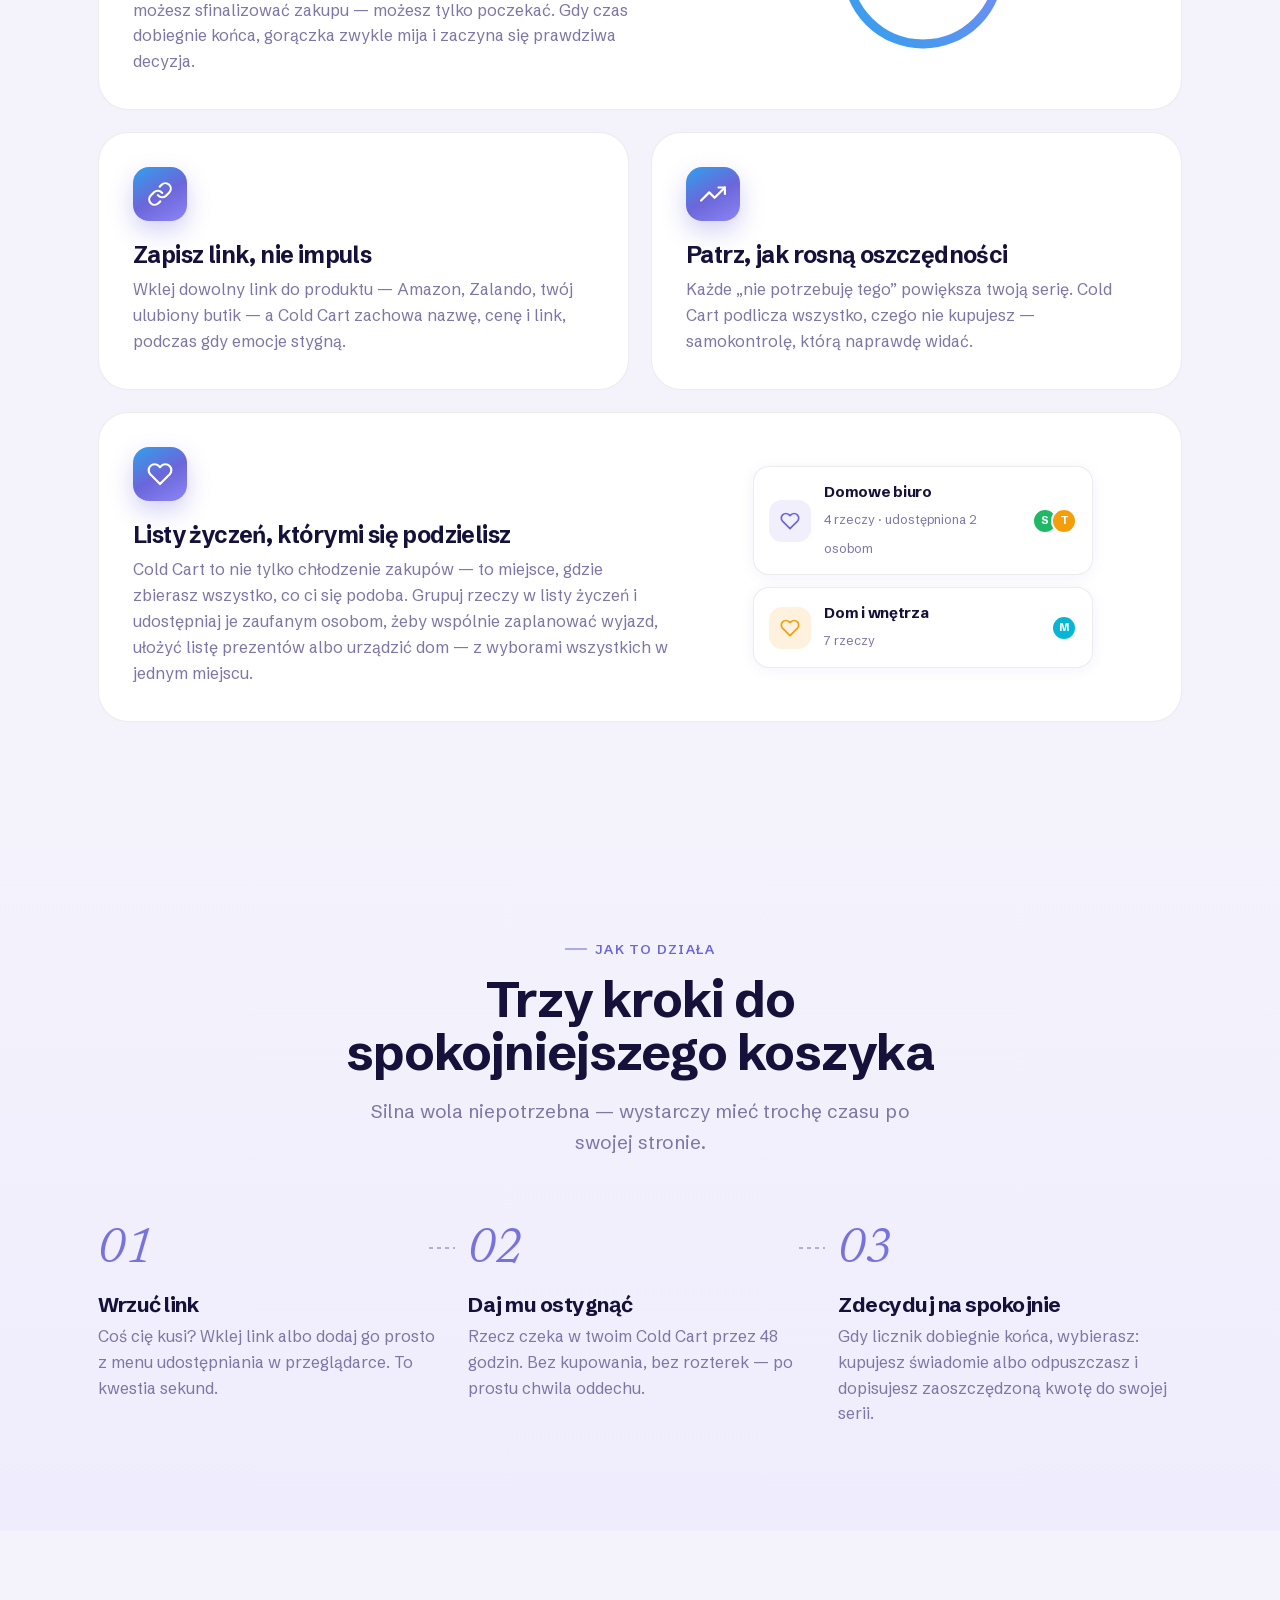
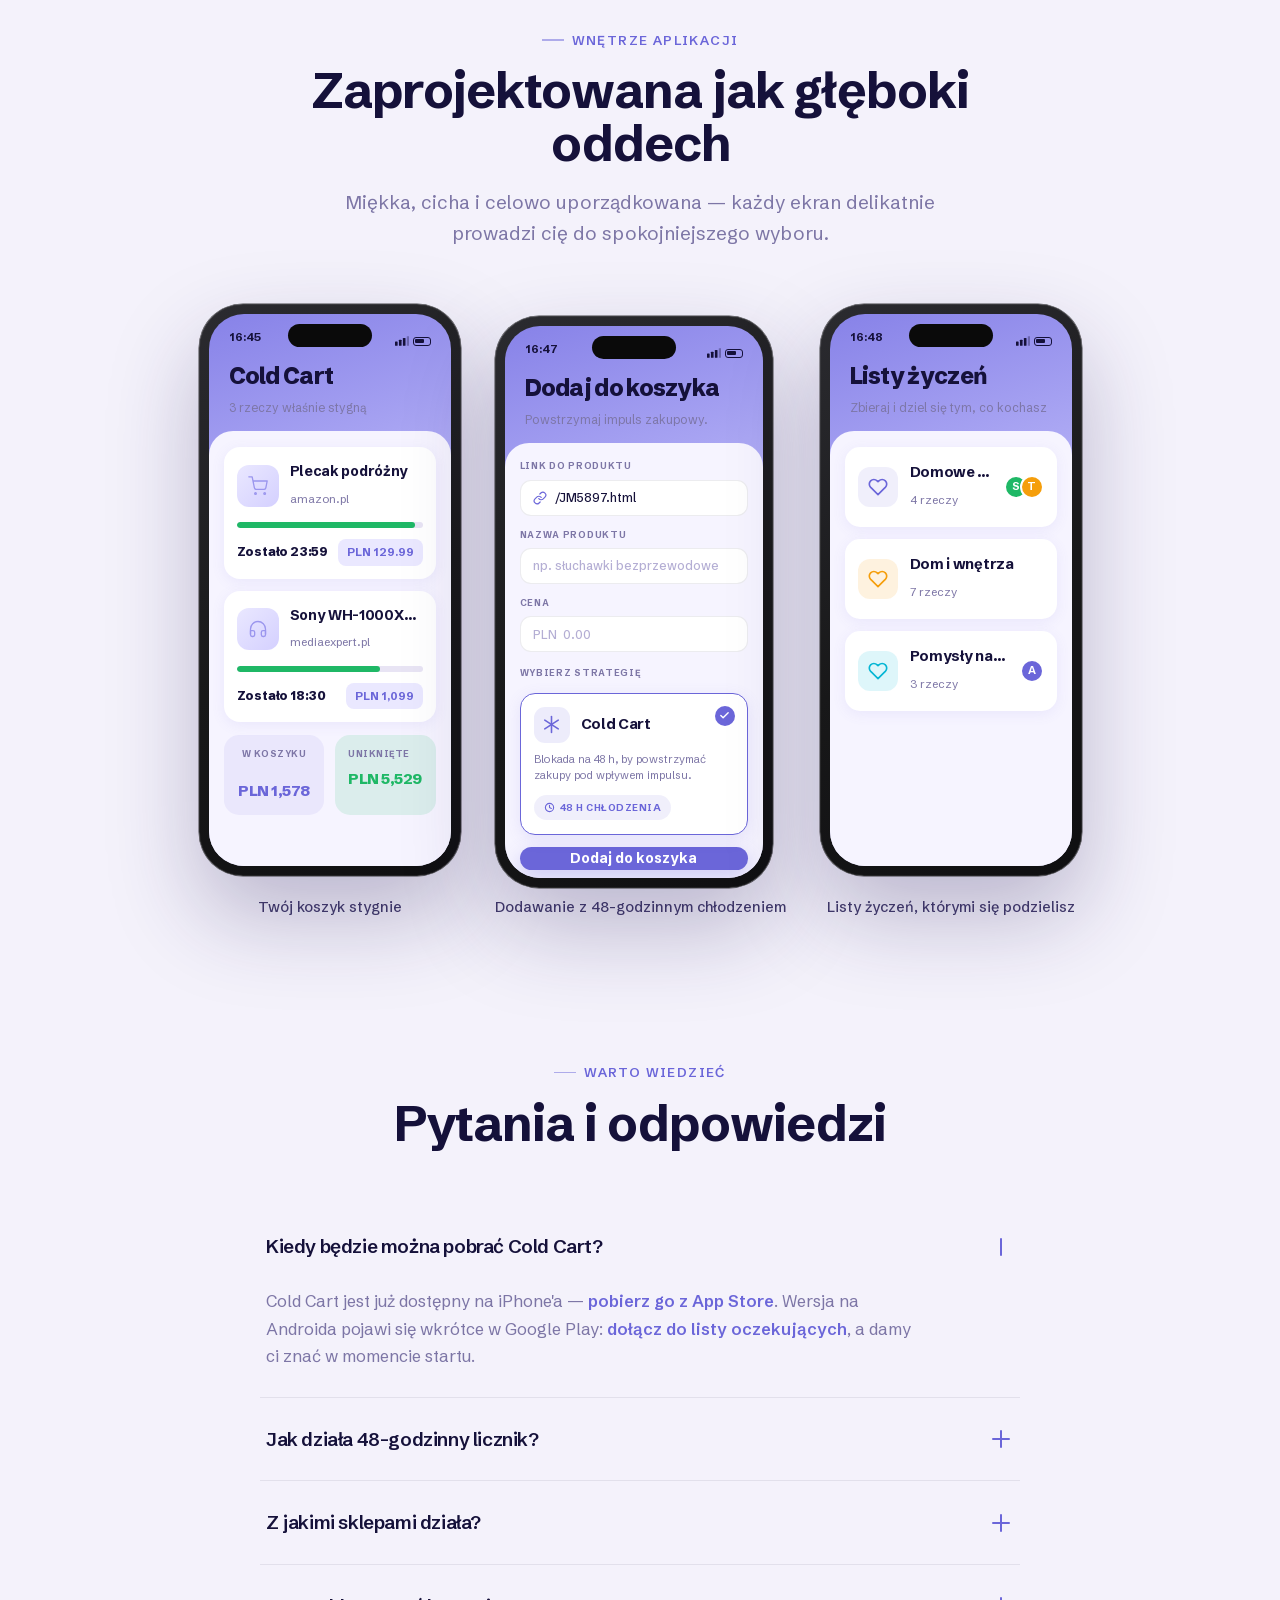
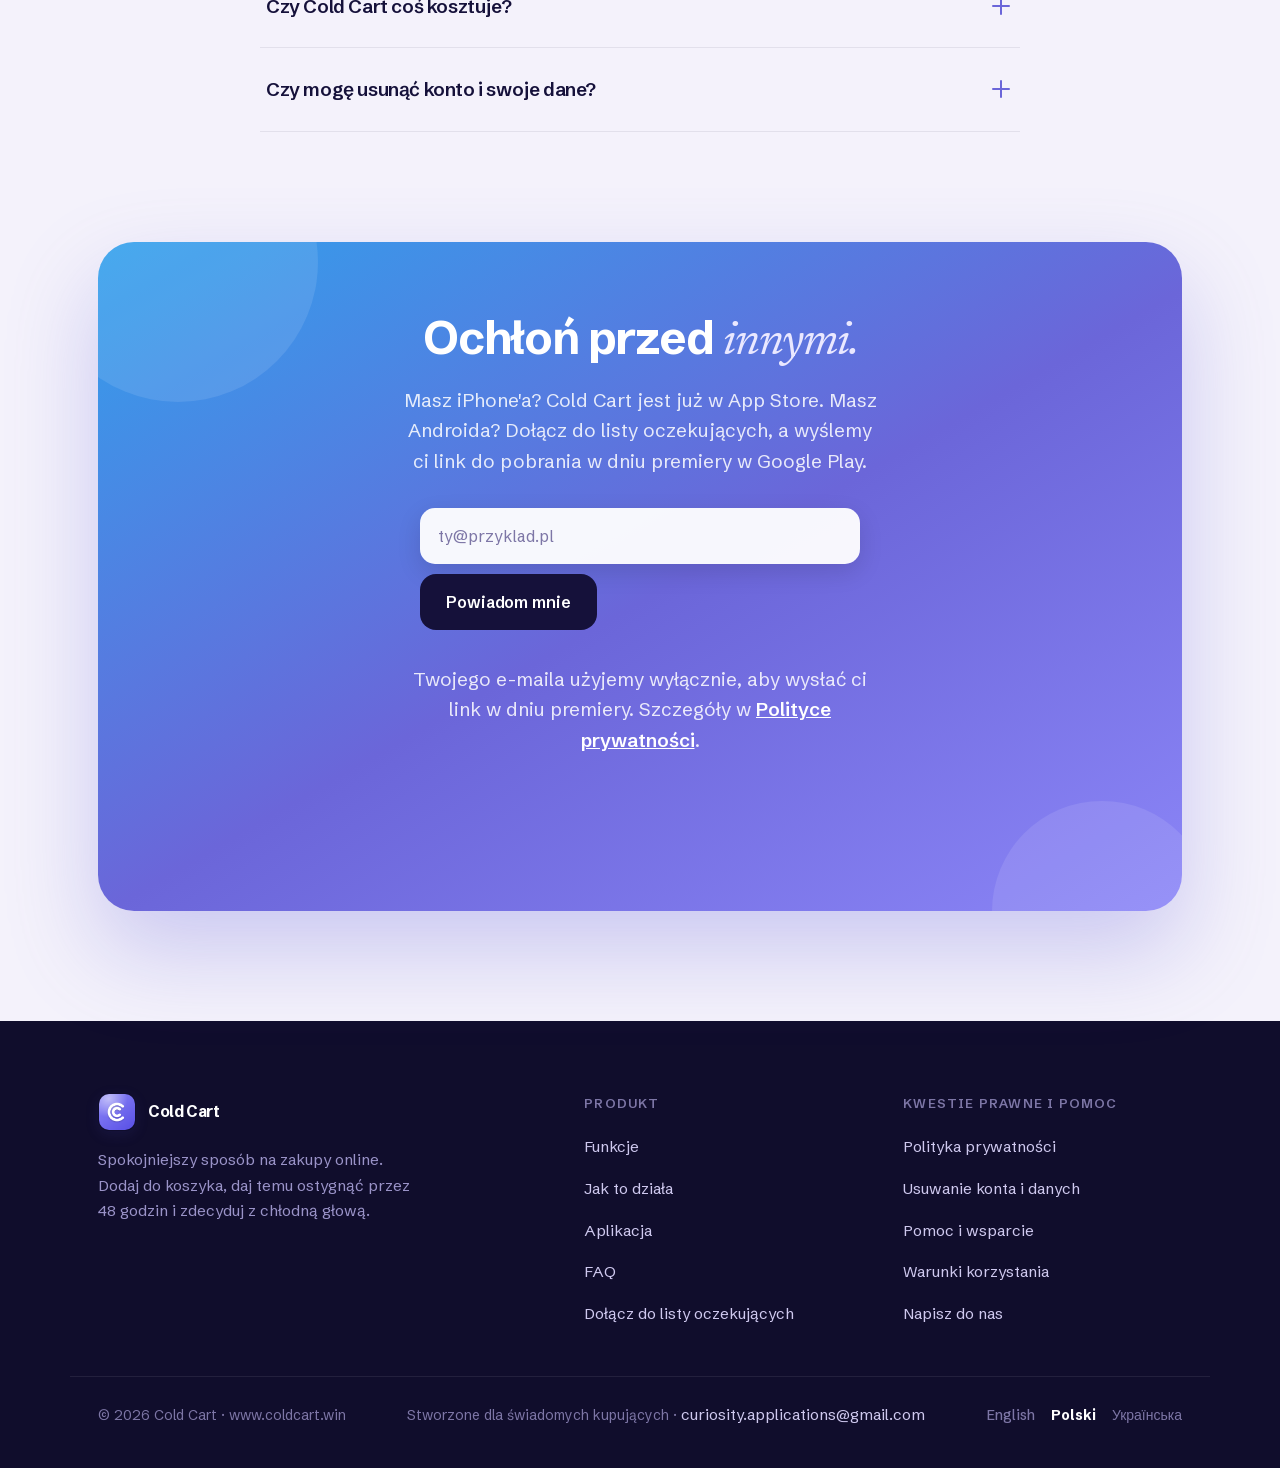
<file: pl/index.html>
<!DOCTYPE html>
<html lang="pl">
<head>
<meta charset="utf-8">
<meta name="viewport" content="width=device-width, initial-scale=1, viewport-fit=cover">
<title>Cold Cart — Zatrzymaj się, zanim kupisz</title>
<meta name="description" content="Cold Cart wstrzymuje każdy impulsywny zakup na 48 godzin — żeby decyzję podejmowała chłodna głowa, nie gorąca. Spokojniejszy sposób na zakupy online.">
<meta name="theme-color" content="#f4f2fb">

<link rel="canonical" href="https://coldcart.win/pl/">
<link rel="alternate" hreflang="en" href="https://coldcart.win/">
<link rel="alternate" hreflang="pl" href="https://coldcart.win/pl/">
<link rel="alternate" hreflang="uk" href="https://coldcart.win/uk/">
<link rel="alternate" hreflang="x-default" href="https://coldcart.win/">

<link rel="icon" type="image/png" href="/assets/favicon.png">
<link rel="apple-touch-icon" href="/assets/app-icon.png">

<meta property="og:type" content="website">
<meta property="og:title" content="Cold Cart — Zatrzymaj się, zanim kupisz">
<meta property="og:description" content="Dodaj do koszyka. Potem ochłoń. Cold Cart wstrzymuje każdy impulsywny zakup na 48 godzin.">
<meta property="og:image" content="https://coldcart.win/assets/app-icon.png">
<meta name="twitter:card" content="summary_large_image">

<link rel="stylesheet" href="/assets/fonts.css">

<link rel="stylesheet" href="/assets/landing.css">
</head>
<body data-hero="editorial">

<header class="site-header" id="head">
  <div class="wrap nav">
    <a class="brand" href="#top"><img src="/assets/logo.png" alt="Logo Cold Cart" width="38" height="38">Cold Cart</a>
    <nav class="nav-links">
      <a href="#features">Funkcje</a>
      <a href="#how">Jak to działa</a>
      <a href="#showcase">Aplikacja</a>
      <a href="#faq">FAQ</a>
    </nav>
    <div class="nav-cta">
      <span class="pill-soon"><span class="dot"></span>Już w App Store</span>
      <a href="#waitlist" class="btn btn-primary" style="height:44px;padding:0 20px;font-size:15px">Dołącz do listy</a>
      <button class="menu-toggle" id="menuToggle" aria-label="Menu" aria-expanded="false"><span></span></button>
    </div>
  </div>
</header>

<nav class="mobile-nav" id="mobileNav">
  <a href="#features">Funkcje</a>
  <a href="#how">Jak to działa</a>
  <a href="#showcase">Aplikacja</a>
  <a href="#faq">FAQ</a>
  <a href="#waitlist" class="btn btn-primary">Dołącz do listy oczekujących</a>
</nav>

<span id="top"></span>

<!-- HERO -->
<section class="hero">
  <span class="aura aura-1"></span>
  <span class="aura aura-2"></span>
  <div class="wrap">
    <div class="hero-grid">
      <div class="hero-copy reveal">
        <span class="eyebrow">Już dostępna na iPhone — spokojniejszy sposób na zakupy</span>
        <h1>Dodaj do koszyka.<br>Potem <span class="serif">ochłoń.</span></h1>
        <p class="hero-sub">Cold Cart wstrzymuje każdy impulsywny zakup na 48 godzin — żeby decyzję podejmowała chłodna głowa, nie gorąca.</p>
        <div class="hero-actions">
          <div class="badges">
            <a class="badge" href="https://apps.apple.com/us/app/cold-cart/id6794052314" aria-label="Pobierz z App Store">
              <svg viewBox="0 0 24 24" fill="#fff"><path d="M17.05 12.54c-.02-2.05 1.68-3.03 1.75-3.08-.95-1.39-2.44-1.58-2.97-1.6-1.26-.13-2.47.74-3.11.74-.64 0-1.63-.72-2.68-.7-1.38.02-2.65.8-3.36 2.03-1.43 2.49-.37 6.17 1.03 8.19.68.99 1.5 2.1 2.57 2.06 1.03-.04 1.42-.66 2.67-.66 1.24 0 1.6.66 2.68.64 1.11-.02 1.81-1.01 2.49-2 .78-1.15 1.11-2.26 1.13-2.32-.02-.01-2.17-.83-2.19-3.29zM15.1 6.58c.57-.69.95-1.65.85-2.6-.82.03-1.81.54-2.4 1.23-.53.61-.99 1.59-.86 2.52.91.07 1.84-.46 2.41-1.15z"/></svg>
              <span class="bt"><small>Pobierz z</small><b>App Store</b></span>
            </a>
            <a class="badge" href="#waitlist" aria-label="Wkrótce w Google Play">
              <svg viewBox="0 0 24 24"><path fill="#00d3ff" d="M3.6 2.3c-.24.25-.38.64-.38 1.14v17.12c0 .5.14.89.39 1.13l.06.06 9.59-9.59v-.22L3.66 2.24z"/><path fill="#00f076" d="M16.5 15.53l-3.2-3.2v-.22l3.2-3.2.07.04 3.79 2.15c1.08.61 1.08 1.62 0 2.24l-3.79 2.15z"/><path fill="#f96" d="M16.57 15.49L13.3 12.22 3.6 21.7c.36.37.94.42 1.6.05l11.37-6.26"/><path fill="#f63448" d="M16.57 8.75L5.2 2.5c-.66-.38-1.24-.33-1.6.04l9.7 9.68z"/></svg>
              <span class="bt"><small>Wkrótce w</small><b>Google Play</b></span>
            </a>
          </div>
        </div>
        <p class="hero-note"><svg viewBox="0 0 24 24" fill="none" stroke="currentColor" stroke-width="2.2" stroke-linecap="round" stroke-linejoin="round"><polyline points="20 6 9 17 4 12"></polyline></svg> Bez karty. Bez bałaganu. Po prostu chwila na zastanowienie.</p>
      </div>

      <div class="hero-visual reveal">
        <div class="chip chip-a">
          <span class="ic" style="background:var(--green-soft)"><svg viewBox="0 0 24 24" fill="none" stroke="#1fb866" stroke-width="2" stroke-linecap="round" stroke-linejoin="round" style="width:18px"><line x1="12" y1="2" x2="12" y2="22"></line><line x1="4" y1="6.5" x2="20" y2="17.5"></line><line x1="20" y1="6.5" x2="4" y2="17.5"></line></svg></span>
          <div><b>48 h chłodzenia</b><small>zaczęło się przed chwilą</small></div>
        </div>
        <div class="chip chip-b">
          <span class="ic" style="background:rgba(107,102,217,.12)"><svg viewBox="0 0 24 24" fill="none" stroke="var(--brand)" stroke-width="2" stroke-linecap="round" stroke-linejoin="round" style="width:18px"><polyline points="23 6 13.5 15.5 8.5 10.5 1 18"></polyline><polyline points="17 6 23 6 23 12"></polyline></svg></span>
          <div><b>PLN 5,529</b><small>uniknięte w tym roku</small></div>
        </div>

        <div class="phone">
          <div class="phone-screen">
            <div class="phone-notch"></div>
            <div class="ps-bar">
              <span>16:45</span>
              <span class="dots">
                <svg viewBox="0 0 16 11" style="width:15px;height:11px"><rect x="0" y="6" width="3" height="5" rx=".7" fill="var(--ink)"></rect><rect x="4.5" y="4" width="3" height="7" rx=".7" fill="var(--ink)"></rect><rect x="9" y="2" width="3" height="9" rx=".7" fill="var(--ink)"></rect><rect x="13.5" y="0" width="3" height="11" rx=".7" fill="var(--ink)" opacity=".35"></rect></svg>
                <span class="bat"><i></i></span>
              </span>
            </div>
            <div class="ps-head">
              <h3>Cold Cart</h3>
              <p>3 rzeczy właśnie stygną</p>
            </div>
            <div class="ps-panel">
              <div class="pcard">
                <span class="pthumb"><svg viewBox="0 0 24 24" fill="none" stroke="currentColor" stroke-width="1.5" stroke-linecap="round" stroke-linejoin="round"><circle cx="9" cy="21" r="1"></circle><circle cx="20" cy="21" r="1"></circle><path d="M1 1h4l2.68 13.39a2 2 0 002 1.61h9.72a2 2 0 002-1.61L23 6H6"></path></svg></span>
                <div class="pinfo">
                  <b>Plecak podróżny MATEIN</b>
                  <span>amazon.pl</span>
                  <span class="pprice">PLN 129.99</span>
                </div>
                <div class="ring">
                  <svg viewBox="0 0 54 54"><circle cx="27" cy="27" r="24" fill="none" stroke="rgba(0,0,0,.06)" stroke-width="5"></circle><circle cx="27" cy="27" r="24" fill="none" stroke="#1fb866" stroke-width="5" stroke-linecap="round" stroke-dasharray="144.8 150.8"></circle></svg>
                  <span class="rt"><b>23:59</b><small>96%</small></span>
                </div>
              </div>
              <div class="pcard">
                <span class="pthumb"><svg viewBox="0 0 24 24" fill="none" stroke="currentColor" stroke-width="1.5" stroke-linecap="round" stroke-linejoin="round"><path d="M3 18v-6a9 9 0 0118 0v6"></path><path d="M21 19a2 2 0 01-2 2h-1a2 2 0 01-2-2v-3a2 2 0 012-2h3zM3 19a2 2 0 002 2h1a2 2 0 002-2v-3a2 2 0 00-2-2H3z"></path></svg></span>
                <div class="pinfo">
                  <b>Sony WH-1000XM5</b>
                  <span>mediaexpert.pl</span>
                  <span class="pprice">PLN 1,099</span>
                </div>
                <div class="ring">
                  <svg viewBox="0 0 54 54"><circle cx="27" cy="27" r="24" fill="none" stroke="rgba(0,0,0,.06)" stroke-width="5"></circle><circle cx="27" cy="27" r="24" fill="none" stroke="#1fb866" stroke-width="5" stroke-linecap="round" stroke-dasharray="116.1 150.8"></circle></svg>
                  <span class="rt"><b>18:30</b><small>77%</small></span>
                </div>
              </div>
              <div class="ptiles">
                <div class="ptile t-brand"><span>W koszyku</span><b>PLN 1,578</b></div>
                <div class="ptile t-green"><span>Uniknięte</span><b>PLN 5,529</b></div>
              </div>
            </div>
          </div>
        </div>
      </div>
    </div>
  </div>
</section>

<!-- TRUST -->
<section class="trust">
  <div class="wrap">
    <div class="trust-item">
      <span class="ti"><svg viewBox="0 0 24 24" fill="none" stroke="currentColor" stroke-width="2" stroke-linecap="round" stroke-linejoin="round"><circle cx="12" cy="12" r="9"></circle><polyline points="12 7 12 12 16 14"></polyline></svg></span>
      <div><b>48 godzin na ochłonięcie</b><small>Każda rzecz czeka, zanim kupisz</small></div>
    </div>
    <div class="trust-item">
      <span class="ti"><svg viewBox="0 0 24 24" fill="none" stroke="currentColor" stroke-width="2" stroke-linecap="round" stroke-linejoin="round"><path d="M10 13a5 5 0 007.54.54l3-3a5 5 0 00-7.07-7.07l-1.72 1.71"></path><path d="M14 11a5 5 0 00-7.54-.54l-3 3a5 5 0 007.07 7.07l1.71-1.71"></path></svg></span>
      <div><b>Każdy sklep, jedno dotknięcie</b><small>Wklej link skądkolwiek chcesz</small></div>
    </div>
    <div class="trust-item">
      <span class="ti"><svg viewBox="0 0 24 24" fill="none" stroke="currentColor" stroke-width="2" stroke-linecap="round" stroke-linejoin="round"><path d="M12 22s8-4 8-10V5l-8-3-8 3v7c0 6 8 10 8 10z"></path></svg></span>
      <div><b>Prywatność w standardzie</b><small>Twój koszyk jest tylko twój</small></div>
    </div>
  </div>
</section>

<!-- FEATURES -->
<section class="features" id="features">
  <div class="wrap">
    <div class="section-head reveal">
      <span class="eyebrow">Do czego służy</span>
      <h2>Stworzona, by wydłużyć moment<br>między <span class="serif">chcę</span> a <span class="serif">kupuję</span></h2>
      <p>Cold Cart to nie kolejna lista życzeń. To świadoma pauza, która zamienia impuls w przemyślaną decyzję.</p>
    </div>

    <div class="feat-grid">
      <div class="feat big reveal">
        <div>
          <div class="ficon"><svg viewBox="0 0 24 24" fill="none" stroke="currentColor" stroke-width="2" stroke-linecap="round" stroke-linejoin="round"><line x1="12" y1="2" x2="12" y2="22"></line><line x1="3.5" y1="6.5" x2="20.5" y2="17.5"></line><line x1="20.5" y1="6.5" x2="3.5" y2="17.5"></line></svg></div>
          <h3>Licznik, który studzi emocje</h3>
          <p>Dodajesz coś, na co masz ochotę, i rusza 48-godzinny licznik. Nie możesz sfinalizować zakupu — możesz tylko poczekać. Gdy czas dobiegnie końca, gorączka zwykle mija i zaczyna się prawdziwa decyzja.</p>
        </div>
        <div class="feat-art">
          <div class="demo-ring">
            <svg viewBox="0 0 170 170" style="position:absolute;inset:0;transform:rotate(-90deg)"><circle cx="85" cy="85" r="76" fill="none" stroke="rgba(107,102,217,.14)" stroke-width="9"></circle><circle cx="85" cy="85" r="76" fill="none" stroke="url(#g)" stroke-width="9" stroke-linecap="round" stroke-dasharray="382 477.5"></circle><defs><linearGradient id="g" x1="0" y1="0" x2="1" y2="1"><stop offset="0" stop-color="#31a0ec"></stop><stop offset="1" stop-color="#8b85f7"></stop></linearGradient></defs></svg>
            <div class="label"><b>23:59</b><small>do decyzji</small></div>
          </div>
        </div>
      </div>

      <div class="feat reveal">
        <div class="ficon"><svg viewBox="0 0 24 24" fill="none" stroke="currentColor" stroke-width="2" stroke-linecap="round" stroke-linejoin="round"><path d="M10 13a5 5 0 007.54.54l3-3a5 5 0 00-7.07-7.07l-1.72 1.71"></path><path d="M14 11a5 5 0 00-7.54-.54l-3 3a5 5 0 007.07 7.07l1.71-1.71"></path></svg></div>
        <h3>Zapisz link, nie impuls</h3>
        <p>Wklej dowolny link do produktu — Amazon, Zalando, twój ulubiony butik — a Cold Cart zachowa nazwę, cenę i link, podczas gdy emocje stygną.</p>
      </div>

      <div class="feat reveal">
        <div class="ficon"><svg viewBox="0 0 24 24" fill="none" stroke="currentColor" stroke-width="2" stroke-linecap="round" stroke-linejoin="round"><polyline points="23 6 13.5 15.5 8.5 10.5 1 18"></polyline><polyline points="17 6 23 6 23 12"></polyline></svg></div>
        <h3>Patrz, jak rosną oszczędności</h3>
        <p>Każde „nie potrzebuję tego” powiększa twoją serię. Cold Cart podlicza wszystko, czego nie kupujesz — samokontrolę, którą naprawdę widać.</p>
      </div>

      <div class="feat big reveal">
        <div>
          <div class="ficon"><svg viewBox="0 0 24 24" fill="none" stroke="currentColor" stroke-width="2" stroke-linecap="round" stroke-linejoin="round"><path d="M20.84 4.61a5.5 5.5 0 00-7.78 0L12 5.67l-1.06-1.06a5.5 5.5 0 00-7.78 7.78l1.06 1.06L12 21.23l7.78-7.78 1.06-1.06a5.5 5.5 0 000-7.78z"></path></svg></div>
          <h3>Listy życzeń, którymi się podzielisz</h3>
          <p>Cold Cart to nie tylko chłodzenie zakupów — to miejsce, gdzie zbierasz wszystko, co ci się podoba. Grupuj rzeczy w listy życzeń i udostępniaj je zaufanym osobom, żeby wspólnie zaplanować wyjazd, ułożyć listę prezentów albo urządzić dom — z wyborami wszystkich w jednym miejscu.</p>
        </div>
        <div class="feat-art">
          <div class="wl-mock">
            <div class="wl-row">
              <span class="wl-ic"><svg viewBox="0 0 24 24" fill="none" stroke="currentColor" stroke-width="2" stroke-linecap="round" stroke-linejoin="round"><path d="M20.84 4.61a5.5 5.5 0 00-7.78 0L12 5.67l-1.06-1.06a5.5 5.5 0 00-7.78 7.78l1.06 1.06L12 21.23l7.78-7.78 1.06-1.06a5.5 5.5 0 000-7.78z"></path></svg></span>
              <div class="wl-meta"><b>Domowe biuro</b><span>4 rzeczy · udostępniona 2 osobom</span></div>
              <div class="wl-av"><i style="background:#1fb866">S</i><i style="background:#f59e0b">T</i></div>
            </div>
            <div class="wl-row">
              <span class="wl-ic alt"><svg viewBox="0 0 24 24" fill="none" stroke="currentColor" stroke-width="2" stroke-linecap="round" stroke-linejoin="round"><path d="M20.84 4.61a5.5 5.5 0 00-7.78 0L12 5.67l-1.06-1.06a5.5 5.5 0 00-7.78 7.78l1.06 1.06L12 21.23l7.78-7.78 1.06-1.06a5.5 5.5 0 000-7.78z"></path></svg></span>
              <div class="wl-meta"><b>Dom i wnętrza</b><span>7 rzeczy</span></div>
              <div class="wl-av"><i style="background:#06b6d4">M</i></div>
            </div>
          </div>
        </div>
      </div>
    </div>
  </div>
</section>

<!-- HOW -->
<section class="how" id="how">
  <div class="wrap">
    <div class="section-head reveal">
      <span class="eyebrow">Jak to działa</span>
      <h2>Trzy kroki do spokojniejszego koszyka</h2>
      <p>Silna wola niepotrzebna — wystarczy mieć trochę czasu po swojej stronie.</p>
    </div>
    <div class="steps">
      <div class="step reveal">
        <div class="num">01</div>
        <h3>Wrzuć link</h3>
        <p>Coś cię kusi? Wklej link albo dodaj go prosto z menu udostępniania w przeglądarce. To kwestia sekund.</p>
      </div>
      <div class="step reveal">
        <div class="num">02</div>
        <h3>Daj mu ostygnąć</h3>
        <p>Rzecz czeka w twoim Cold Cart przez 48 godzin. Bez kupowania, bez rozterek — po prostu chwila oddechu.</p>
      </div>
      <div class="step reveal">
        <div class="num">03</div>
        <h3>Zdecyduj na spokojnie</h3>
        <p>Gdy licznik dobiegnie końca, wybierasz: kupujesz świadomie albo odpuszczasz i dopisujesz zaoszczędzoną kwotę do swojej serii.</p>
      </div>
    </div>
  </div>
</section>

<!-- SHOWCASE -->
<section class="showcase" id="showcase">
  <div class="wrap">
    <div class="section-head reveal">
      <span class="eyebrow">Wnętrze aplikacji</span>
      <h2>Zaprojektowana jak głęboki oddech</h2>
      <p>Miękka, cicha i celowo uporządkowana — każdy ekran delikatnie prowadzi cię do spokojniejszego wyboru.</p>
    </div>
    <div class="shots reveal">
      <div>
        <div class="mp">
          <div class="mscr">
            <div class="mnotch"></div>
            <div class="mbar"><span>16:45</span><span class="dots"><svg viewBox="0 0 16 11" style="width:14px;height:10px"><rect x="0" y="6" width="3" height="5" rx=".7" fill="var(--ink)"></rect><rect x="4.5" y="4" width="3" height="7" rx=".7" fill="var(--ink)"></rect><rect x="9" y="2" width="3" height="9" rx=".7" fill="var(--ink)"></rect><rect x="13.5" y="0" width="3" height="11" rx=".7" fill="var(--ink)" opacity=".35"></rect></svg><span class="bat"><i></i></span></span></div>
            <div class="mhead"><h4>Cold Cart</h4><p>3 rzeczy właśnie stygną</p></div>
            <div class="mpanel">
              <div class="ic">
                <div class="ic-row">
                  <span class="ic-th"><svg viewBox="0 0 24 24" fill="none" stroke="currentColor" stroke-width="1.6" stroke-linecap="round" stroke-linejoin="round"><circle cx="9" cy="21" r="1"></circle><circle cx="20" cy="21" r="1"></circle><path d="M1 1h4l2.68 13.39a2 2 0 002 1.61h9.72a2 2 0 002-1.61L23 6H6"></path></svg></span>
                  <div class="ic-nm"><b>Plecak podróżny</b><span>amazon.pl</span></div>
                </div>
                <div class="ic-bar"><i style="width:96%"></i></div>
                <div class="ic-foot"><b>Zostało 23:59</b><span class="ic-pr">PLN 129.99</span></div>
              </div>
              <div class="ic">
                <div class="ic-row">
                  <span class="ic-th"><svg viewBox="0 0 24 24" fill="none" stroke="currentColor" stroke-width="1.6" stroke-linecap="round" stroke-linejoin="round"><path d="M3 18v-6a9 9 0 0118 0v6"></path><path d="M21 19a2 2 0 01-2 2h-1a2 2 0 01-2-2v-3a2 2 0 012-2h3zM3 19a2 2 0 002 2h1a2 2 0 002-2v-3a2 2 0 00-2-2H3z"></path></svg></span>
                  <div class="ic-nm"><b>Sony WH-1000XM5</b><span>mediaexpert.pl</span></div>
                </div>
                <div class="ic-bar"><i style="width:77%"></i></div>
                <div class="ic-foot"><b>Zostało 18:30</b><span class="ic-pr">PLN 1,099</span></div>
              </div>
              <div class="st">
                <div class="st-c brand"><span>W koszyku</span><b>PLN 1,578</b></div>
                <div class="st-c green"><span>Uniknięte</span><b>PLN 5,529</b></div>
              </div>
            </div>
          </div>
        </div>
        <p class="shot-cap">Twój koszyk stygnie</p>
      </div>

      <div>
        <div class="mp mid">
          <div class="mscr">
            <div class="mnotch"></div>
            <div class="mbar"><span>16:47</span><span class="dots"><svg viewBox="0 0 16 11" style="width:14px;height:10px"><rect x="0" y="6" width="3" height="5" rx=".7" fill="var(--ink)"></rect><rect x="4.5" y="4" width="3" height="7" rx=".7" fill="var(--ink)"></rect><rect x="9" y="2" width="3" height="9" rx=".7" fill="var(--ink)"></rect><rect x="13.5" y="0" width="3" height="11" rx=".7" fill="var(--ink)" opacity=".35"></rect></svg><span class="bat"><i></i></span></span></div>
            <div class="mhead"><h4>Dodaj do koszyka</h4><p>Powstrzymaj impuls zakupowy.</p></div>
            <div class="mpanel">
              <div class="mfield"><span class="mlab">Link do produktu</span><span class="minp"><svg viewBox="0 0 24 24" fill="none" stroke="var(--brand)" stroke-width="2" stroke-linecap="round" style="width:14px;flex-shrink:0"><path d="M10 13a5 5 0 007.54.54l3-3a5 5 0 00-7.07-7.07l-1.72 1.71"></path><path d="M14 11a5 5 0 00-7.54-.54l-3 3a5 5 0 007.07 7.07l1.71-1.71"></path></svg><span style="overflow:hidden;text-overflow:ellipsis;white-space:nowrap">/JM5897.html</span></span></div>
              <div class="mfield"><span class="mlab">Nazwa produktu</span><span class="minp ph">np. słuchawki bezprzewodowe</span></div>
              <div class="mfield"><span class="mlab">Cena</span><span class="minp ph">PLN&nbsp;&nbsp;0.00</span></div>
              <span class="mlab" style="margin-top:2px">Wybierz strategię</span>
              <div class="mstrat">
                <div class="mchk"><svg viewBox="0 0 24 24" fill="none" stroke="currentColor" stroke-width="3" stroke-linecap="round" stroke-linejoin="round"><polyline points="20 6 9 17 4 12"></polyline></svg></div>
                <div class="mstrat-h">
                  <div class="mtile"><svg viewBox="0 0 24 24" fill="none" stroke="currentColor" stroke-width="2" stroke-linecap="round" stroke-linejoin="round"><line x1="12" y1="2" x2="12" y2="22"></line><line x1="3.5" y1="6.5" x2="20.5" y2="17.5"></line><line x1="20.5" y1="6.5" x2="3.5" y2="17.5"></line></svg></div>
                  <b>Cold Cart</b>
                </div>
                <p class="mdesc">Blokada na 48 h, by powstrzymać zakupy pod wpływem impulsu.</p>
                <span class="mpill"><svg viewBox="0 0 24 24" fill="none" stroke="currentColor" stroke-width="2.4" stroke-linecap="round" stroke-linejoin="round"><circle cx="12" cy="12" r="9"></circle><polyline points="12 7 12 12 16 14"></polyline></svg>48 H CHŁODZENIA</span>
              </div>
              <div class="mbtn">Dodaj do koszyka</div>
            </div>
          </div>
        </div>
        <p class="shot-cap">Dodawanie z 48-godzinnym chłodzeniem</p>
      </div>

      <div>
        <div class="mp">
          <div class="mscr">
            <div class="mnotch"></div>
            <div class="mbar"><span>16:48</span><span class="dots"><svg viewBox="0 0 16 11" style="width:14px;height:10px"><rect x="0" y="6" width="3" height="5" rx=".7" fill="var(--ink)"></rect><rect x="4.5" y="4" width="3" height="7" rx=".7" fill="var(--ink)"></rect><rect x="9" y="2" width="3" height="9" rx=".7" fill="var(--ink)"></rect><rect x="13.5" y="0" width="3" height="11" rx=".7" fill="var(--ink)" opacity=".35"></rect></svg><span class="bat"><i></i></span></span></div>
            <div class="mhead"><h4>Listy życzeń</h4><p>Zbieraj i dziel się tym, co kochasz</p></div>
            <div class="mpanel">
              <div class="wc">
                <span class="wc-ic" style="background:rgba(107,102,217,.1)"><svg viewBox="0 0 24 24" fill="none" stroke="var(--brand)" stroke-width="2" stroke-linecap="round" stroke-linejoin="round"><path d="M20.84 4.61a5.5 5.5 0 00-7.78 0L12 5.67l-1.06-1.06a5.5 5.5 0 00-7.78 7.78l1.06 1.06L12 21.23l7.78-7.78 1.06-1.06a5.5 5.5 0 000-7.78z"></path></svg></span>
                <div class="wc-m"><b>Domowe biuro</b><span>4 rzeczy</span></div>
                <div class="wc-av"><i style="background:#1fb866">S</i><i style="background:#f59e0b">T</i></div>
              </div>
              <div class="wc">
                <span class="wc-ic" style="background:rgba(245,158,11,.13)"><svg viewBox="0 0 24 24" fill="none" stroke="#f59e0b" stroke-width="2" stroke-linecap="round" stroke-linejoin="round"><path d="M20.84 4.61a5.5 5.5 0 00-7.78 0L12 5.67l-1.06-1.06a5.5 5.5 0 00-7.78 7.78l1.06 1.06L12 21.23l7.78-7.78 1.06-1.06a5.5 5.5 0 000-7.78z"></path></svg></span>
                <div class="wc-m"><b>Dom i wnętrza</b><span>7 rzeczy</span></div>
              </div>
              <div class="wc">
                <span class="wc-ic" style="background:rgba(6,182,212,.13)"><svg viewBox="0 0 24 24" fill="none" stroke="#06b6d4" stroke-width="2" stroke-linecap="round" stroke-linejoin="round"><path d="M20.84 4.61a5.5 5.5 0 00-7.78 0L12 5.67l-1.06-1.06a5.5 5.5 0 00-7.78 7.78l1.06 1.06L12 21.23l7.78-7.78 1.06-1.06a5.5 5.5 0 000-7.78z"></path></svg></span>
                <div class="wc-m"><b>Pomysły na prezenty</b><span>3 rzeczy</span></div>
                <div class="wc-av"><i style="background:#6b66d9">A</i></div>
              </div>
            </div>
          </div>
        </div>
        <p class="shot-cap">Listy życzeń, którymi się podzielisz</p>
      </div>
    </div>
  </div>
</section>

<!-- FAQ -->
<section class="faq" id="faq">
  <div class="wrap">
    <div class="section-head reveal">
      <span class="eyebrow">Warto wiedzieć</span>
      <h2>Pytania i odpowiedzi</h2>
    </div>
    <div class="faq-list reveal">
      <details class="qa" open>
        <summary>Kiedy będzie można pobrać Cold Cart? <span class="x"></span></summary>
        <div class="ans">Cold Cart jest już dostępny na iPhone'a — <a href="https://apps.apple.com/us/app/cold-cart/id6794052314">pobierz go z App Store</a>. Wersja na Androida pojawi się wkrótce w Google Play: <a href="#waitlist">dołącz do listy oczekujących</a>, a damy ci znać w momencie startu.</div>
      </details>
      <details class="qa">
        <summary>Jak działa 48-godzinny licznik? <span class="x"></span></summary>
        <div class="ans">W chwili dodania rzeczy rusza 48-godzinne odliczanie. Przez ten czas rzecz po prostu czeka w twoim Cold Cart — możesz ją oglądać, ale decyzja o zakupie jest celowo wstrzymana. Gdy licznik dojdzie do zera, wybierasz: kupujesz albo odpuszczasz.</div>
      </details>
      <details class="qa">
        <summary>Z jakimi sklepami działa? <span class="x"></span></summary>
        <div class="ans">Ze wszystkimi. Cold Cart potrzebuje tylko linku do produktu, więc możesz zapisywać rzeczy praktycznie z każdego sklepu internetowego — wklej adres URL albo użyj menu udostępniania w przeglądarce i wyślij go prosto do koszyka.</div>
      </details>
      <details class="qa">
        <summary>Czy Cold Cart coś kosztuje? <span class="x"></span></summary>
        <div class="ans">Pełne szczegóły cennika podamy bliżej premiery. Osoby z listy oczekujących dowiedzą się pierwsze — i pierwsze wypróbują aplikację.</div>
      </details>
      <details class="qa">
        <summary>Czy mogę usunąć konto i swoje dane? <span class="x"></span></summary>
        <div class="ans">Tak, w każdej chwili. Możesz w dowolnym momencie zażądać usunięcia konta i wszystkich powiązanych danych z poziomu aplikacji albo mailowo.</div>
      </details>
    </div>
  </div>
</section>

<!-- CTA -->
<section class="cta-band" id="waitlist">
  <div class="wrap">
    <div class="cta-inner reveal">
      <h2>Ochłoń przed <span class="serif">innymi.</span></h2>
      <p>Masz iPhone'a? <a href="https://apps.apple.com/us/app/cold-cart/id6794052314">Cold Cart jest już w App Store</a>. Masz Androida? Dołącz do listy oczekujących, a wyślemy ci link do pobrania w dniu premiery w Google Play.</p>
      <form class="signup" id="signup" novalidate data-msg-invalid="Podaj prawidłowy adres e-mail." data-msg-ok="Jesteś na liście — napiszemy, gdy tylko Cold Cart pojawi się w Google Play. ❄️" data-msg-error="Coś poszło nie tak — spróbuj ponownie za chwilę." data-endpoint="https://api.coldcart.win/waitlist">
        <input type="email" id="email" placeholder="ty@przyklad.pl" aria-label="Adres e-mail" required>
        <button type="submit" class="btn">Powiadom mnie</button>
        <div class="cf-turnstile" data-sitekey="0x4AAAAAAD9eCBvhB93qxwYe" data-language="pl"></div>
      </form>
      <p class="cta-consent">Twojego e-maila użyjemy wyłącznie, aby wysłać ci link w dniu premiery. Szczegóły w <a href="privacy.html">Polityce prywatności</a>.</p>
      <p class="cta-msg" id="cta-msg"></p>
    </div>
  </div>
</section>

<!-- FOOTER -->
<footer class="footer">
  <div class="wrap">
    <div class="brand-col">
      <a class="brand" href="#top"><img src="/assets/logo.png" alt="Logo Cold Cart" width="38" height="38">Cold Cart</a>
      <p class="footer-blurb">Spokojniejszy sposób na zakupy online. Dodaj do koszyka, daj temu ostygnąć przez 48 godzin i zdecyduj z chłodną głową.</p>
    </div>
    <div>
      <h4>Produkt</h4>
      <ul>
        <li><a href="#features">Funkcje</a></li>
        <li><a href="#how">Jak to działa</a></li>
        <li><a href="#showcase">Aplikacja</a></li>
        <li><a href="#faq">FAQ</a></li>
        <li><a href="#waitlist">Dołącz do listy oczekujących</a></li>
      </ul>
    </div>
    <div>
      <h4>Kwestie prawne i pomoc</h4>
      <ul>
        <li><a href="privacy.html">Polityka prywatności</a></li>
        <li><a href="privacy.html#retention">Usuwanie konta i danych</a></li>
        <li><a href="support.html">Pomoc i wsparcie</a></li>
        <li><a href="terms.html">Warunki korzystania</a></li>
        <li><a href="mailto:curiosity.applications@gmail.com">Napisz do nas</a></li>
      </ul>
    </div>
  </div>
  <div class="footer-bottom">
    <span>© <span id="yr">2026</span> Cold Cart · www.coldcart.win</span>
    <span>Stworzone dla świadomych kupujących · <a href="mailto:curiosity.applications@gmail.com">curiosity.applications@gmail.com</a></span>
    <nav class="lang-switch" id="langSwitch" aria-label="Język"></nav>
  </div>
</footer>

<script src="https://challenges.cloudflare.com/turnstile/v0/api.js" async defer></script>
<script src="/assets/landing.js" defer></script>
<script src="/assets/locales.js" defer></script>
</body>
</html>
</file>
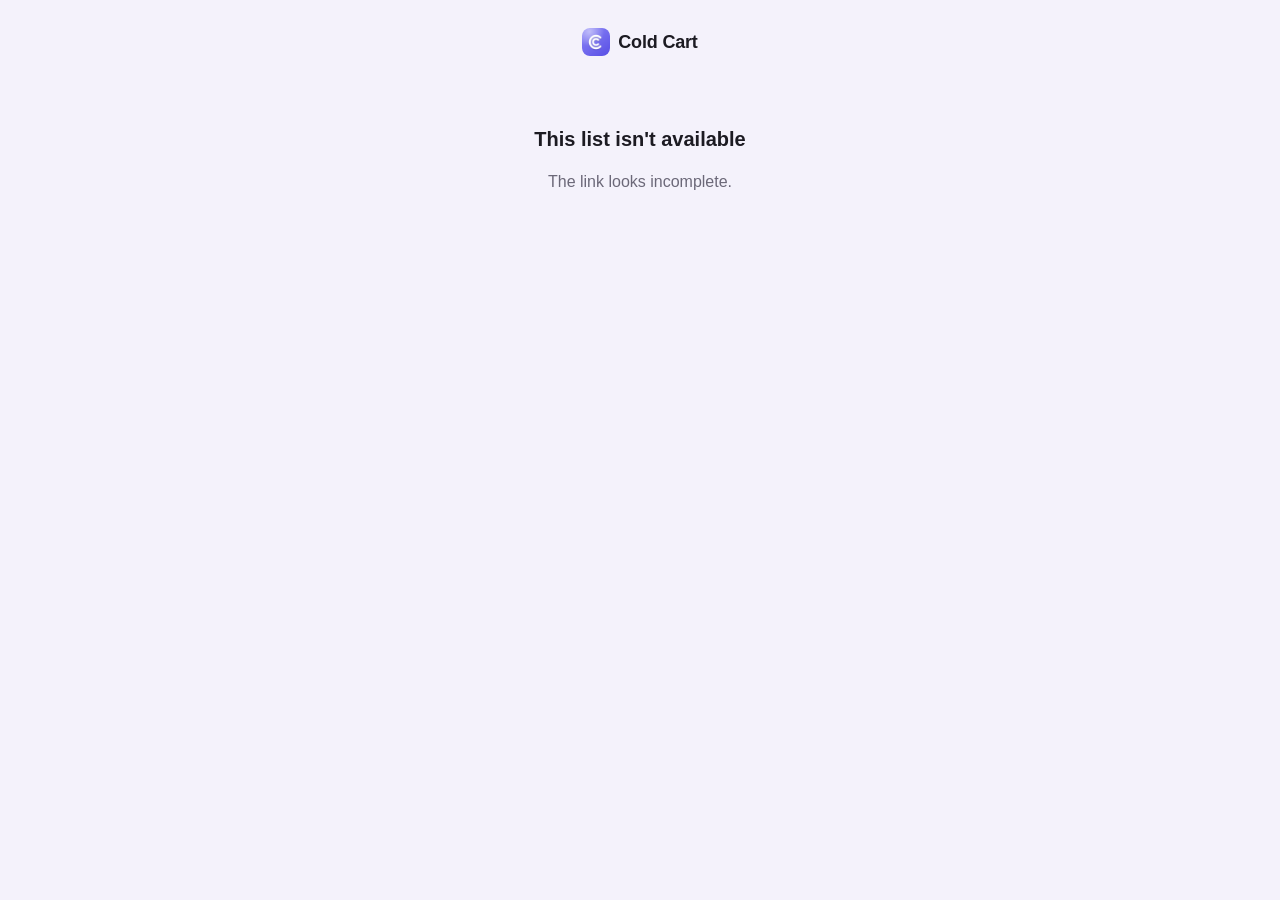
<file: s/index.html>
<!DOCTYPE html>
<html lang="en">
<head>
<meta charset="utf-8">
<meta name="viewport" content="width=device-width, initial-scale=1, viewport-fit=cover">
<title>Shared wishlist — Cold Cart</title>
<!-- Per-person shared lists must never be indexed. -->
<meta name="robots" content="noindex, nofollow">
<!-- The share token rides in ?t=; never leak it to product-image/analytics hosts via Referer. -->
<meta name="referrer" content="no-referrer">
<meta name="theme-color" content="#f4f2fb">

<link rel="icon" type="image/png" href="/assets/favicon.png">
<link rel="apple-touch-icon" href="/assets/app-icon.png">

<link rel="stylesheet" href="/assets/fonts.css">
<link rel="stylesheet" href="/assets/share.css">
</head>
<body>
<main class="wrap" id="app">
  <header class="masthead">
    <a class="brand" href="https://coldcart.win/" aria-label="Cold Cart">
      <img class="brand-logo" src="/assets/logo.png" alt="" width="28" height="28">
      <span class="brand-name">Cold Cart</span>
    </a>
  </header>

  <!-- Single live region swapped between loading / error / list states by share.js -->
  <section id="state" class="state" aria-live="polite">
    <div class="spinner" role="status" aria-label="Loading"></div>
  </section>
</main>

<!-- Hidden container Turnstile renders into on demand (one challenge per reserve). -->
<div id="turnstile-host" hidden></div>

<script src="https://challenges.cloudflare.com/turnstile/v0/api.js?render=explicit" async defer></script>
<script src="/assets/share.js" defer></script>
</body>
</html>
</file>
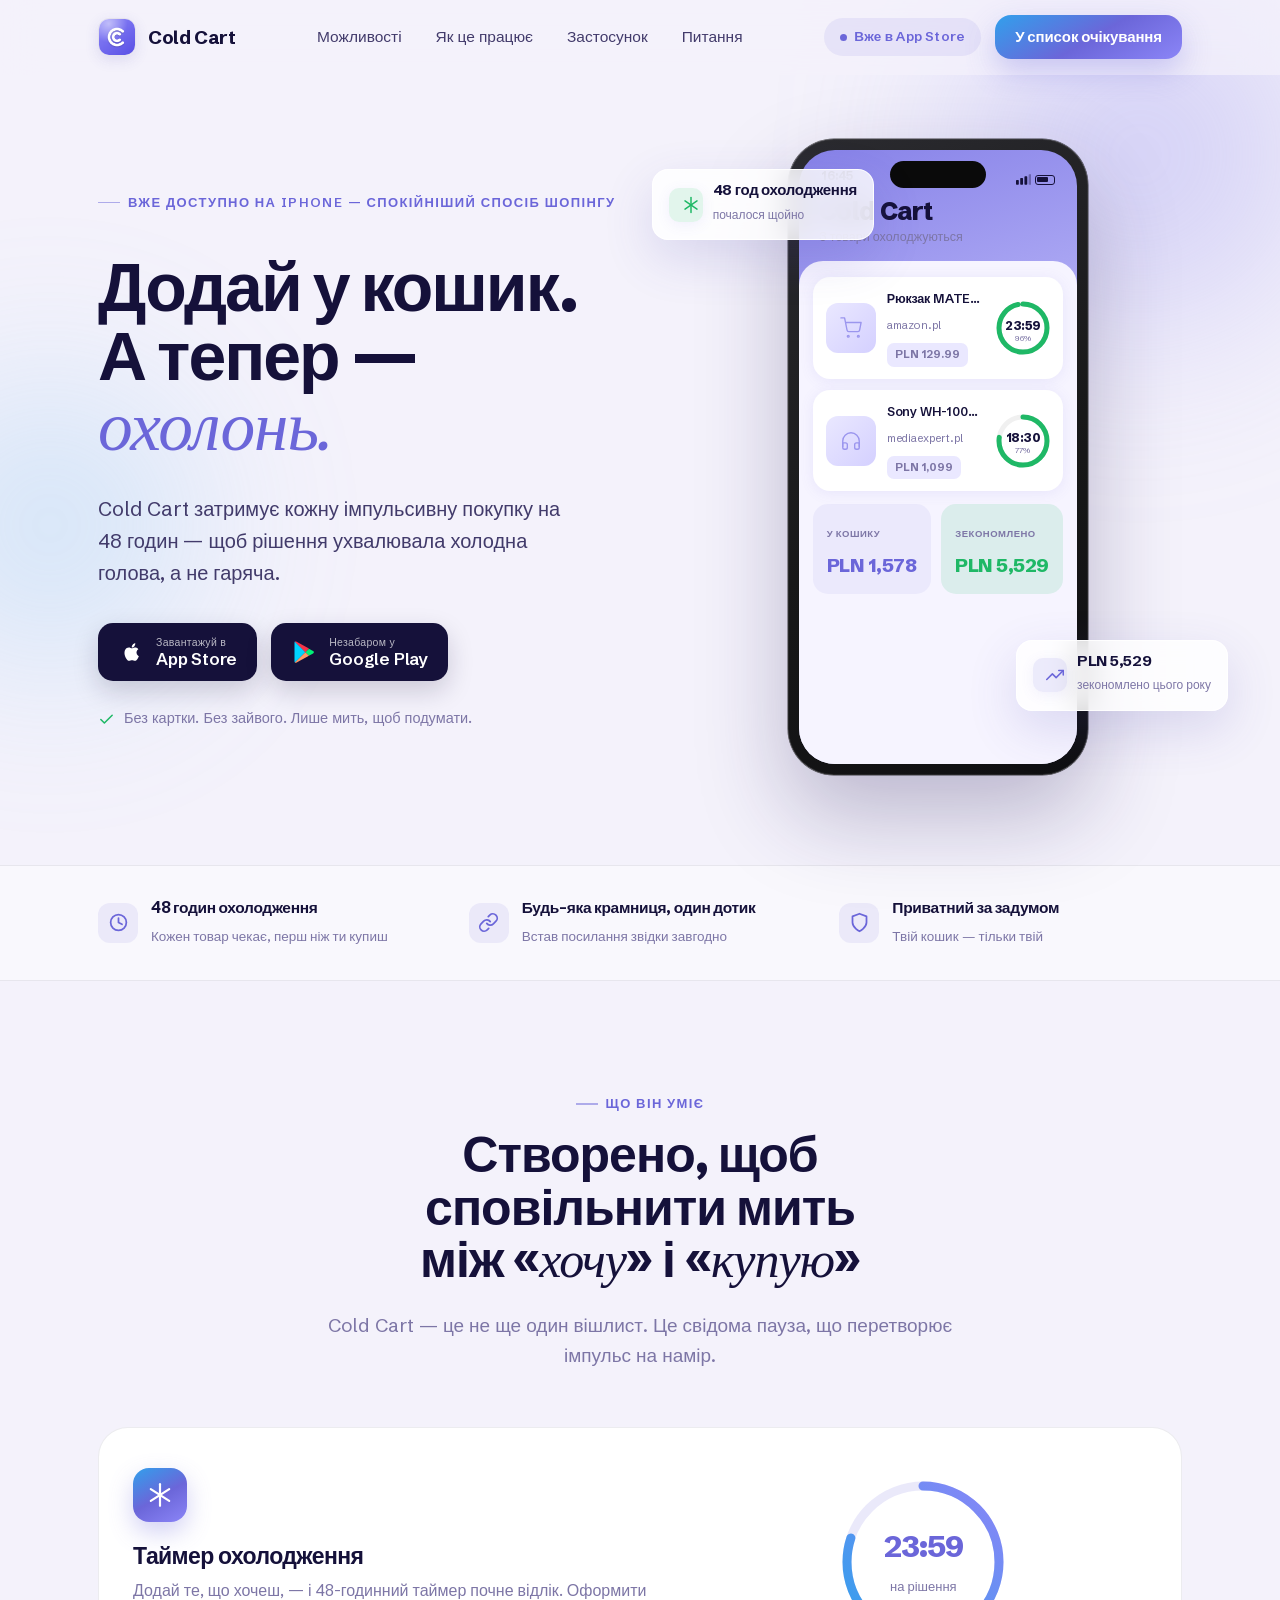
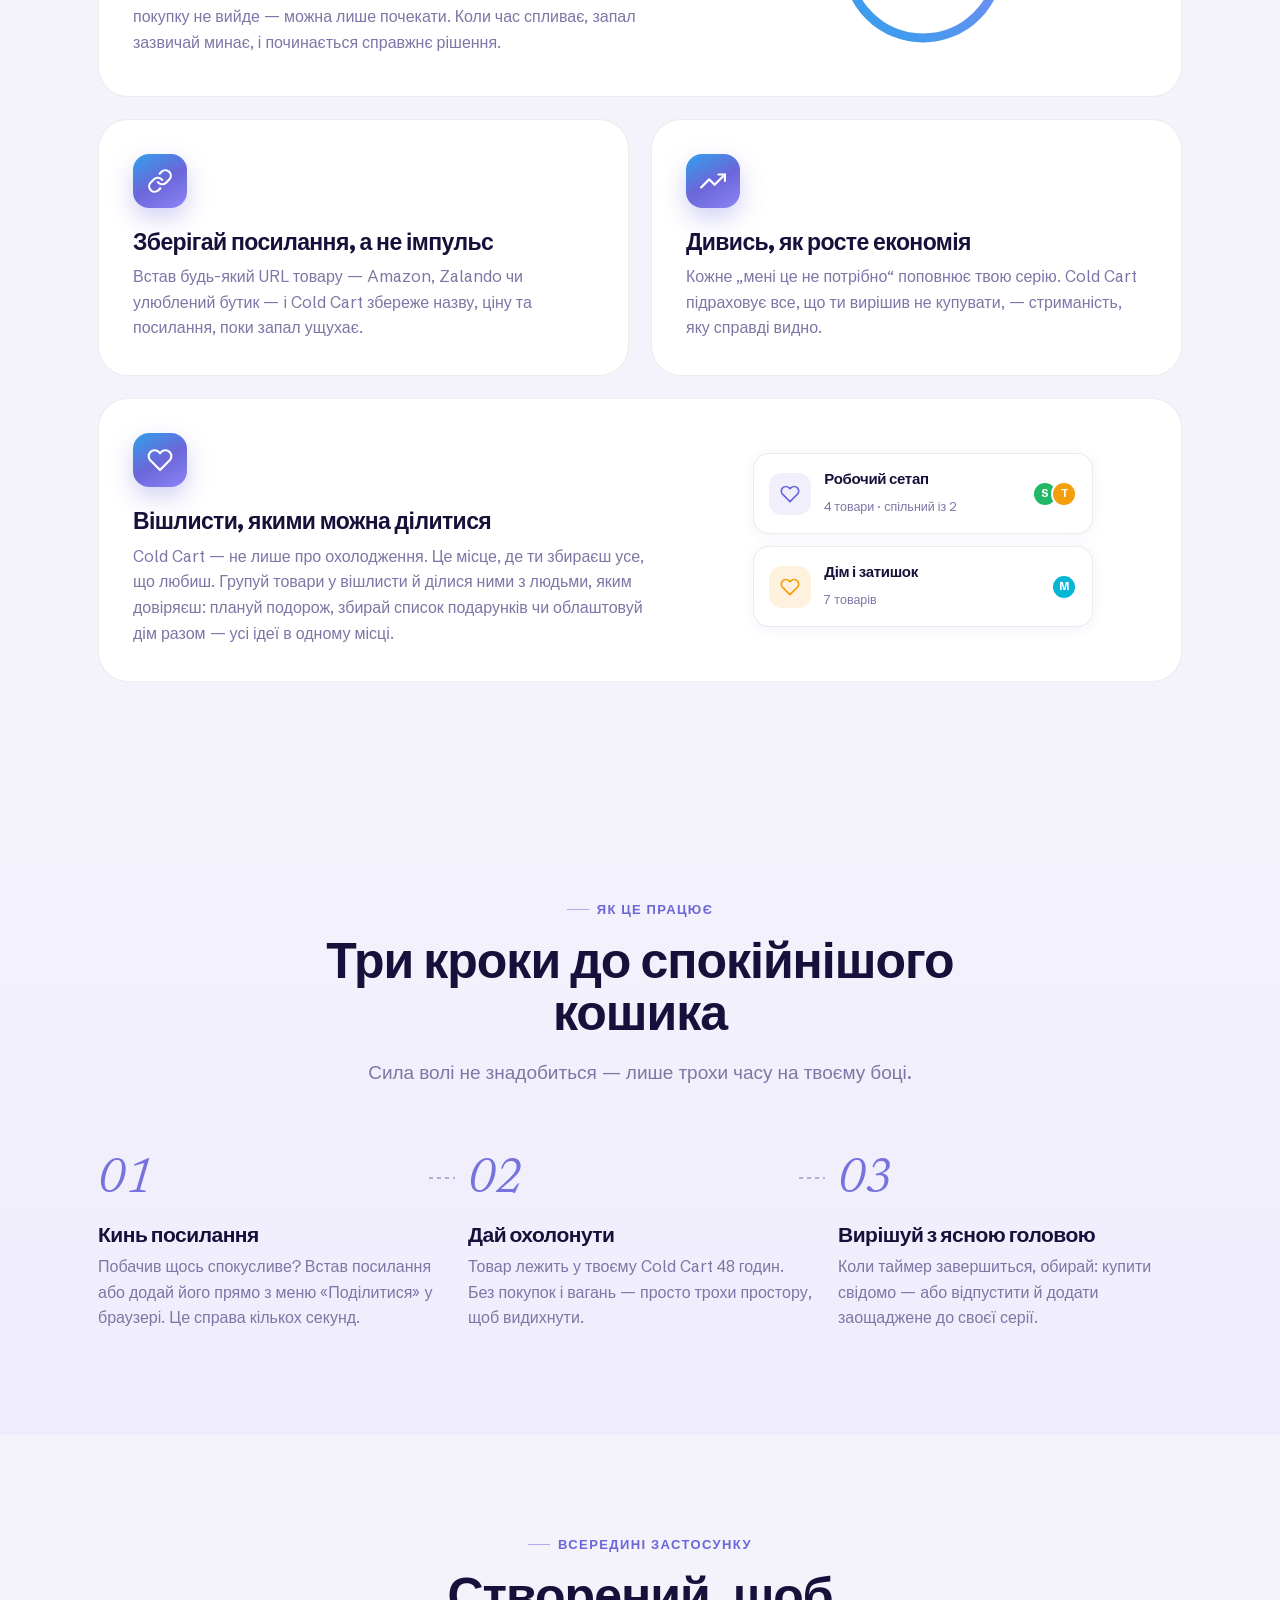
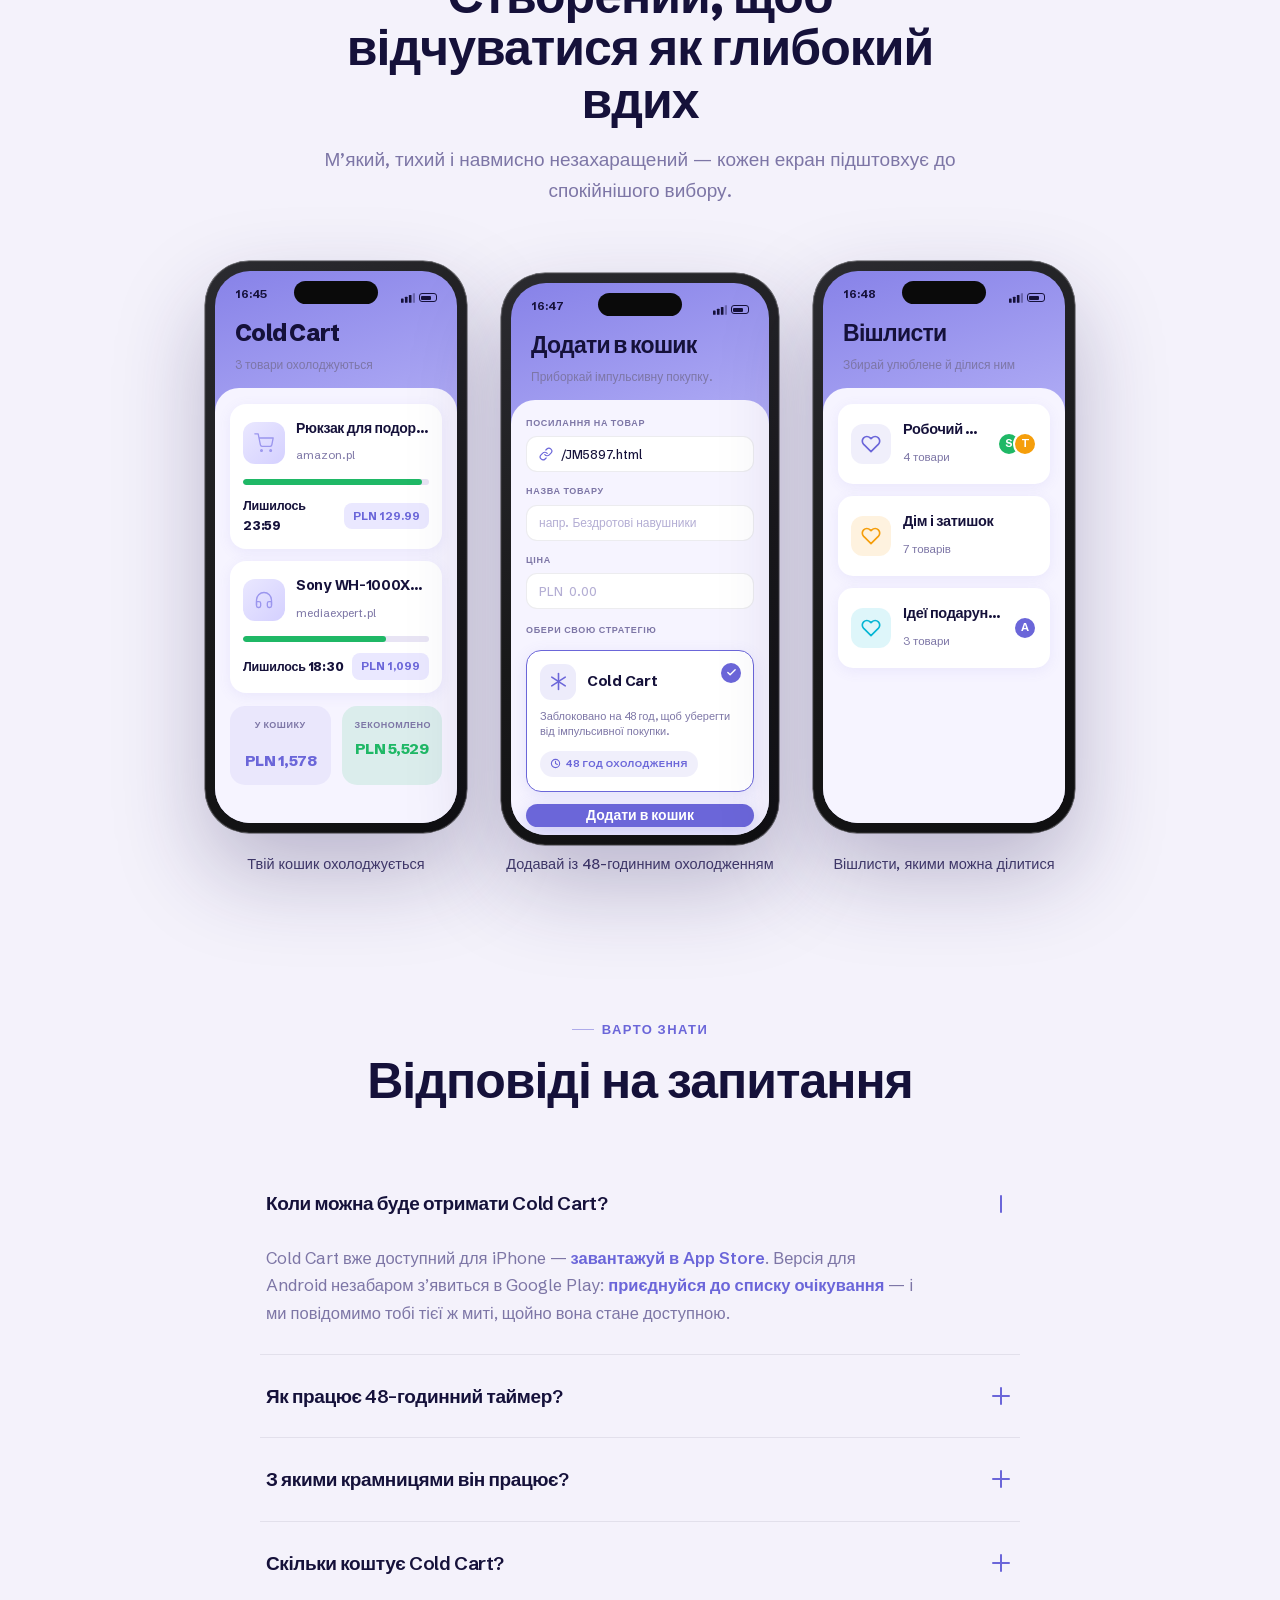
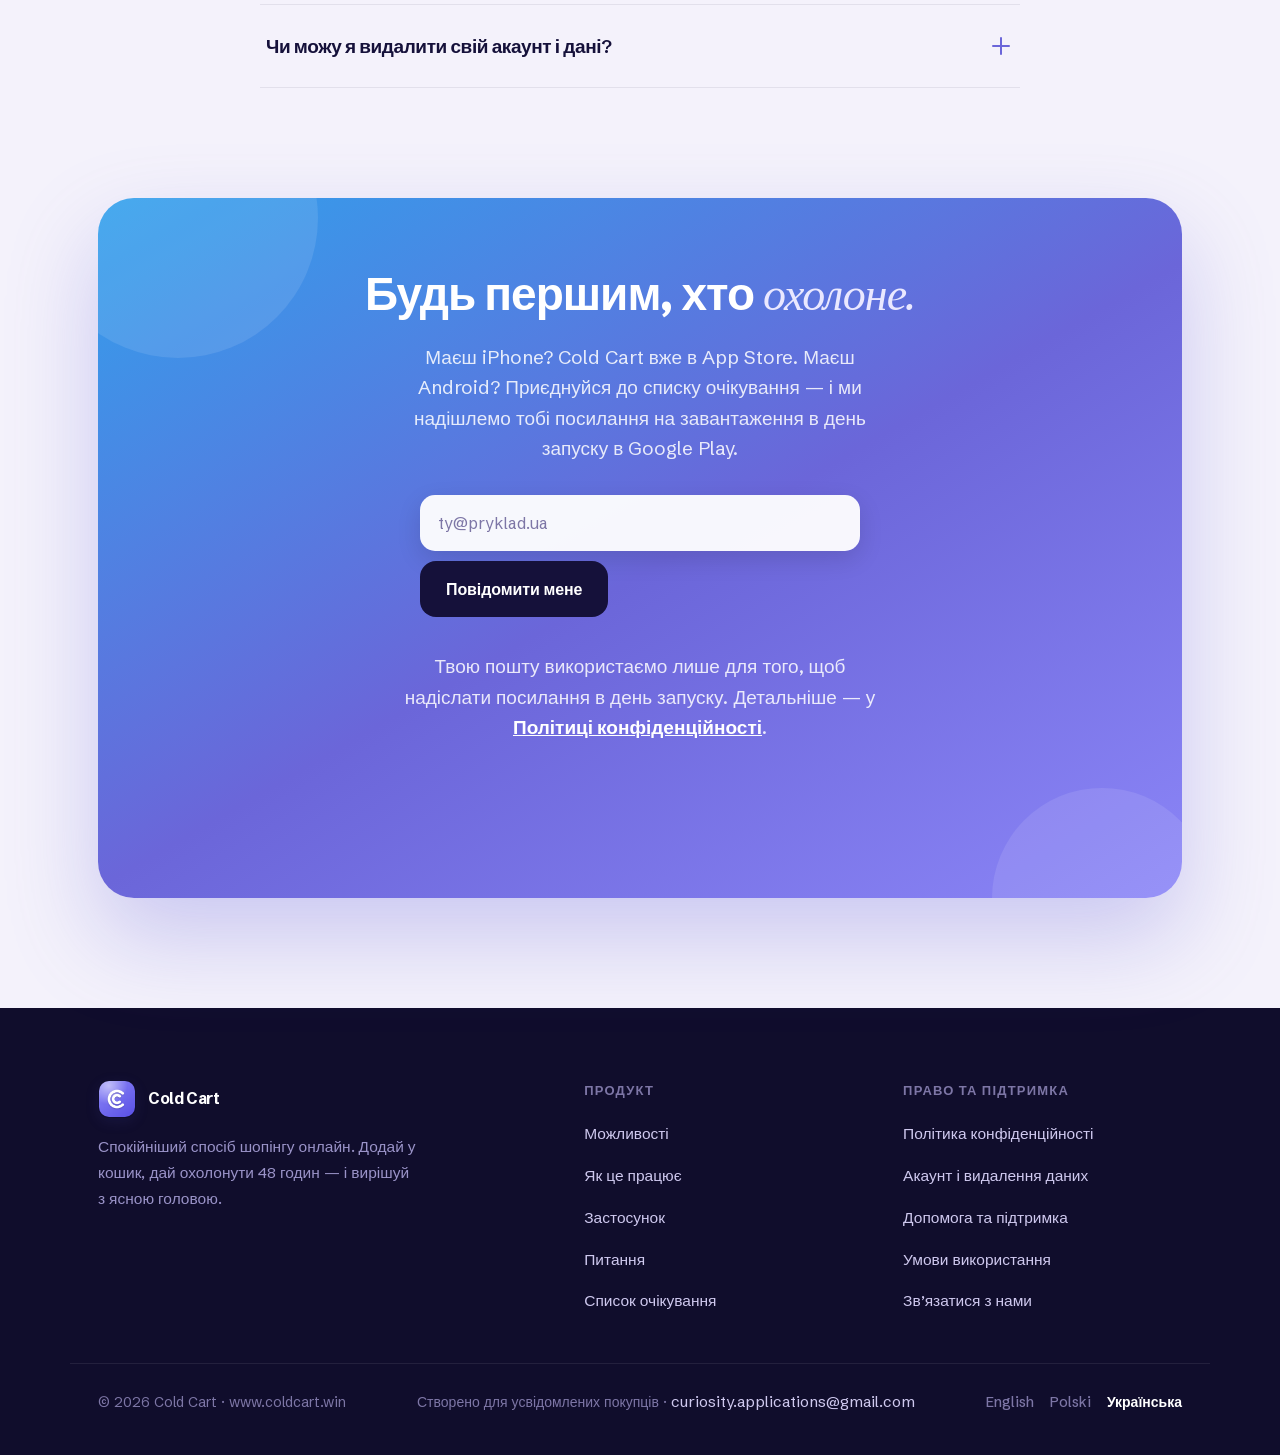
<file: uk/index.html>
<!DOCTYPE html>
<html lang="uk">
<head>
<meta charset="utf-8">
<meta name="viewport" content="width=device-width, initial-scale=1, viewport-fit=cover">
<title>Cold Cart — Пауза перед покупкою</title>
<meta name="description" content="Cold Cart затримує кожну імпульсивну покупку на 48 годин — щоб рішення ухвалювала холодна голова, а не гаряча. Спокійніший спосіб шопінгу онлайн.">
<meta name="theme-color" content="#f4f2fb">

<link rel="canonical" href="https://coldcart.win/uk/">
<link rel="alternate" hreflang="en" href="https://coldcart.win/">
<link rel="alternate" hreflang="pl" href="https://coldcart.win/pl/">
<link rel="alternate" hreflang="uk" href="https://coldcart.win/uk/">
<link rel="alternate" hreflang="x-default" href="https://coldcart.win/">

<link rel="icon" type="image/png" href="/assets/favicon.png">
<link rel="apple-touch-icon" href="/assets/app-icon.png">

<meta property="og:type" content="website">
<meta property="og:title" content="Cold Cart — Пауза перед покупкою">
<meta property="og:description" content="Додай у кошик. А тепер — охолонь. Cold Cart затримує кожну імпульсивну покупку на 48 годин.">
<meta property="og:image" content="https://coldcart.win/assets/app-icon.png">
<meta name="twitter:card" content="summary_large_image">

<link rel="stylesheet" href="/assets/fonts.css">

<link rel="stylesheet" href="/assets/landing.css">
</head>
<body data-hero="editorial">

<header class="site-header" id="head">
  <div class="wrap nav">
    <a class="brand" href="#top"><img src="/assets/logo.png" alt="Логотип Cold Cart" width="38" height="38">Cold Cart</a>
    <nav class="nav-links">
      <a href="#features">Можливості</a>
      <a href="#how">Як це працює</a>
      <a href="#showcase">Застосунок</a>
      <a href="#faq">Питання</a>
    </nav>
    <div class="nav-cta">
      <span class="pill-soon"><span class="dot"></span>Вже в App Store</span>
      <a href="#waitlist" class="btn btn-primary" style="height:44px;padding:0 20px;font-size:15px">У список очікування</a>
      <button class="menu-toggle" id="menuToggle" aria-label="Меню" aria-expanded="false"><span></span></button>
    </div>
  </div>
</header>

<nav class="mobile-nav" id="mobileNav">
  <a href="#features">Можливості</a>
  <a href="#how">Як це працює</a>
  <a href="#showcase">Застосунок</a>
  <a href="#faq">Питання</a>
  <a href="#waitlist" class="btn btn-primary">У список очікування</a>
</nav>

<span id="top"></span>

<!-- HERO -->
<section class="hero">
  <span class="aura aura-1"></span>
  <span class="aura aura-2"></span>
  <div class="wrap">
    <div class="hero-grid">
      <div class="hero-copy reveal">
        <span class="eyebrow">Вже доступно на iPhone — спокійніший спосіб шопінгу</span>
        <h1>Додай у кошик.<br>А тепер — <span class="serif">охолонь.</span></h1>
        <p class="hero-sub">Cold Cart затримує кожну імпульсивну покупку на 48 годин — щоб рішення ухвалювала холодна голова, а не гаряча.</p>
        <div class="hero-actions">
          <div class="badges">
            <a class="badge" href="https://apps.apple.com/us/app/cold-cart/id6794052314" aria-label="Завантажити в App Store">
              <svg viewBox="0 0 24 24" fill="#fff"><path d="M17.05 12.54c-.02-2.05 1.68-3.03 1.75-3.08-.95-1.39-2.44-1.58-2.97-1.6-1.26-.13-2.47.74-3.11.74-.64 0-1.63-.72-2.68-.7-1.38.02-2.65.8-3.36 2.03-1.43 2.49-.37 6.17 1.03 8.19.68.99 1.5 2.1 2.57 2.06 1.03-.04 1.42-.66 2.67-.66 1.24 0 1.6.66 2.68.64 1.11-.02 1.81-1.01 2.49-2 .78-1.15 1.11-2.26 1.13-2.32-.02-.01-2.17-.83-2.19-3.29zM15.1 6.58c.57-.69.95-1.65.85-2.6-.82.03-1.81.54-2.4 1.23-.53.61-.99 1.59-.86 2.52.91.07 1.84-.46 2.41-1.15z"/></svg>
              <span class="bt"><small>Завантажуй в</small><b>App Store</b></span>
            </a>
            <a class="badge" href="#waitlist" aria-label="Незабаром у Google Play">
              <svg viewBox="0 0 24 24"><path fill="#00d3ff" d="M3.6 2.3c-.24.25-.38.64-.38 1.14v17.12c0 .5.14.89.39 1.13l.06.06 9.59-9.59v-.22L3.66 2.24z"/><path fill="#00f076" d="M16.5 15.53l-3.2-3.2v-.22l3.2-3.2.07.04 3.79 2.15c1.08.61 1.08 1.62 0 2.24l-3.79 2.15z"/><path fill="#f96" d="M16.57 15.49L13.3 12.22 3.6 21.7c.36.37.94.42 1.6.05l11.37-6.26"/><path fill="#f63448" d="M16.57 8.75L5.2 2.5c-.66-.38-1.24-.33-1.6.04l9.7 9.68z"/></svg>
              <span class="bt"><small>Незабаром у</small><b>Google Play</b></span>
            </a>
          </div>
        </div>
        <p class="hero-note"><svg viewBox="0 0 24 24" fill="none" stroke="currentColor" stroke-width="2.2" stroke-linecap="round" stroke-linejoin="round"><polyline points="20 6 9 17 4 12"></polyline></svg> Без картки. Без зайвого. Лише мить, щоб подумати.</p>
      </div>

      <div class="hero-visual reveal">
        <div class="chip chip-a">
          <span class="ic" style="background:var(--green-soft)"><svg viewBox="0 0 24 24" fill="none" stroke="#1fb866" stroke-width="2" stroke-linecap="round" stroke-linejoin="round" style="width:18px"><line x1="12" y1="2" x2="12" y2="22"></line><line x1="4" y1="6.5" x2="20" y2="17.5"></line><line x1="20" y1="6.5" x2="4" y2="17.5"></line></svg></span>
          <div><b>48 год охолодження</b><small>почалося щойно</small></div>
        </div>
        <div class="chip chip-b">
          <span class="ic" style="background:rgba(107,102,217,.12)"><svg viewBox="0 0 24 24" fill="none" stroke="var(--brand)" stroke-width="2" stroke-linecap="round" stroke-linejoin="round" style="width:18px"><polyline points="23 6 13.5 15.5 8.5 10.5 1 18"></polyline><polyline points="17 6 23 6 23 12"></polyline></svg></span>
          <div><b>PLN 5,529</b><small>зекономлено цього року</small></div>
        </div>

        <div class="phone">
          <div class="phone-screen">
            <div class="phone-notch"></div>
            <div class="ps-bar">
              <span>16:45</span>
              <span class="dots">
                <svg viewBox="0 0 16 11" style="width:15px;height:11px"><rect x="0" y="6" width="3" height="5" rx=".7" fill="var(--ink)"></rect><rect x="4.5" y="4" width="3" height="7" rx=".7" fill="var(--ink)"></rect><rect x="9" y="2" width="3" height="9" rx=".7" fill="var(--ink)"></rect><rect x="13.5" y="0" width="3" height="11" rx=".7" fill="var(--ink)" opacity=".35"></rect></svg>
                <span class="bat"><i></i></span>
              </span>
            </div>
            <div class="ps-head">
              <h3>Cold Cart</h3>
              <p>3 товари охолоджуються</p>
            </div>
            <div class="ps-panel">
              <div class="pcard">
                <span class="pthumb"><svg viewBox="0 0 24 24" fill="none" stroke="currentColor" stroke-width="1.5" stroke-linecap="round" stroke-linejoin="round"><circle cx="9" cy="21" r="1"></circle><circle cx="20" cy="21" r="1"></circle><path d="M1 1h4l2.68 13.39a2 2 0 002 1.61h9.72a2 2 0 002-1.61L23 6H6"></path></svg></span>
                <div class="pinfo">
                  <b>Рюкзак MATEIN для подорожей</b>
                  <span>amazon.pl</span>
                  <span class="pprice">PLN 129.99</span>
                </div>
                <div class="ring">
                  <svg viewBox="0 0 54 54"><circle cx="27" cy="27" r="24" fill="none" stroke="rgba(0,0,0,.06)" stroke-width="5"></circle><circle cx="27" cy="27" r="24" fill="none" stroke="#1fb866" stroke-width="5" stroke-linecap="round" stroke-dasharray="144.8 150.8"></circle></svg>
                  <span class="rt"><b>23:59</b><small>96%</small></span>
                </div>
              </div>
              <div class="pcard">
                <span class="pthumb"><svg viewBox="0 0 24 24" fill="none" stroke="currentColor" stroke-width="1.5" stroke-linecap="round" stroke-linejoin="round"><path d="M3 18v-6a9 9 0 0118 0v6"></path><path d="M21 19a2 2 0 01-2 2h-1a2 2 0 01-2-2v-3a2 2 0 012-2h3zM3 19a2 2 0 002 2h1a2 2 0 002-2v-3a2 2 0 00-2-2H3z"></path></svg></span>
                <div class="pinfo">
                  <b>Sony WH-1000XM5</b>
                  <span>mediaexpert.pl</span>
                  <span class="pprice">PLN 1,099</span>
                </div>
                <div class="ring">
                  <svg viewBox="0 0 54 54"><circle cx="27" cy="27" r="24" fill="none" stroke="rgba(0,0,0,.06)" stroke-width="5"></circle><circle cx="27" cy="27" r="24" fill="none" stroke="#1fb866" stroke-width="5" stroke-linecap="round" stroke-dasharray="116.1 150.8"></circle></svg>
                  <span class="rt"><b>18:30</b><small>77%</small></span>
                </div>
              </div>
              <div class="ptiles">
                <div class="ptile t-brand"><span>У кошику</span><b>PLN 1,578</b></div>
                <div class="ptile t-green"><span>Зекономлено</span><b>PLN 5,529</b></div>
              </div>
            </div>
          </div>
        </div>
      </div>
    </div>
  </div>
</section>

<!-- TRUST -->
<section class="trust">
  <div class="wrap">
    <div class="trust-item">
      <span class="ti"><svg viewBox="0 0 24 24" fill="none" stroke="currentColor" stroke-width="2" stroke-linecap="round" stroke-linejoin="round"><circle cx="12" cy="12" r="9"></circle><polyline points="12 7 12 12 16 14"></polyline></svg></span>
      <div><b>48 годин охолодження</b><small>Кожен товар чекає, перш ніж ти купиш</small></div>
    </div>
    <div class="trust-item">
      <span class="ti"><svg viewBox="0 0 24 24" fill="none" stroke="currentColor" stroke-width="2" stroke-linecap="round" stroke-linejoin="round"><path d="M10 13a5 5 0 007.54.54l3-3a5 5 0 00-7.07-7.07l-1.72 1.71"></path><path d="M14 11a5 5 0 00-7.54-.54l-3 3a5 5 0 007.07 7.07l1.71-1.71"></path></svg></span>
      <div><b>Будь-яка крамниця, один дотик</b><small>Встав посилання звідки завгодно</small></div>
    </div>
    <div class="trust-item">
      <span class="ti"><svg viewBox="0 0 24 24" fill="none" stroke="currentColor" stroke-width="2" stroke-linecap="round" stroke-linejoin="round"><path d="M12 22s8-4 8-10V5l-8-3-8 3v7c0 6 8 10 8 10z"></path></svg></span>
      <div><b>Приватний за задумом</b><small>Твій кошик — тільки твій</small></div>
    </div>
  </div>
</section>

<!-- FEATURES -->
<section class="features" id="features">
  <div class="wrap">
    <div class="section-head reveal">
      <span class="eyebrow">Що він уміє</span>
      <h2>Створено, щоб сповільнити мить<br>між «<span class="serif">хочу</span>» і «<span class="serif">купую</span>»</h2>
      <p>Cold Cart — це не ще один вішлист. Це свідома пауза, що перетворює імпульс на намір.</p>
    </div>

    <div class="feat-grid">
      <div class="feat big reveal">
        <div>
          <div class="ficon"><svg viewBox="0 0 24 24" fill="none" stroke="currentColor" stroke-width="2" stroke-linecap="round" stroke-linejoin="round"><line x1="12" y1="2" x2="12" y2="22"></line><line x1="3.5" y1="6.5" x2="20.5" y2="17.5"></line><line x1="20.5" y1="6.5" x2="3.5" y2="17.5"></line></svg></div>
          <h3>Таймер охолодження</h3>
          <p>Додай те, що хочеш, — і 48-годинний таймер почне відлік. Оформити покупку не вийде — можна лише почекати. Коли час спливає, запал зазвичай минає, і починається справжнє рішення.</p>
        </div>
        <div class="feat-art">
          <div class="demo-ring">
            <svg viewBox="0 0 170 170" style="position:absolute;inset:0;transform:rotate(-90deg)"><circle cx="85" cy="85" r="76" fill="none" stroke="rgba(107,102,217,.14)" stroke-width="9"></circle><circle cx="85" cy="85" r="76" fill="none" stroke="url(#g)" stroke-width="9" stroke-linecap="round" stroke-dasharray="382 477.5"></circle><defs><linearGradient id="g" x1="0" y1="0" x2="1" y2="1"><stop offset="0" stop-color="#31a0ec"></stop><stop offset="1" stop-color="#8b85f7"></stop></linearGradient></defs></svg>
            <div class="label"><b>23:59</b><small>на рішення</small></div>
          </div>
        </div>
      </div>

      <div class="feat reveal">
        <div class="ficon"><svg viewBox="0 0 24 24" fill="none" stroke="currentColor" stroke-width="2" stroke-linecap="round" stroke-linejoin="round"><path d="M10 13a5 5 0 007.54.54l3-3a5 5 0 00-7.07-7.07l-1.72 1.71"></path><path d="M14 11a5 5 0 00-7.54-.54l-3 3a5 5 0 007.07 7.07l1.71-1.71"></path></svg></div>
        <h3>Зберігай посилання, а не імпульс</h3>
        <p>Встав будь-який URL товару — Amazon, Zalando чи улюблений бутик — і Cold Cart збереже назву, ціну та посилання, поки запал ущухає.</p>
      </div>

      <div class="feat reveal">
        <div class="ficon"><svg viewBox="0 0 24 24" fill="none" stroke="currentColor" stroke-width="2" stroke-linecap="round" stroke-linejoin="round"><polyline points="23 6 13.5 15.5 8.5 10.5 1 18"></polyline><polyline points="17 6 23 6 23 12"></polyline></svg></div>
        <h3>Дивись, як росте економія</h3>
        <p>Кожне „мені це не потрібно“ поповнює твою серію. Cold Cart підраховує все, що ти вирішив не купувати, — стриманість, яку справді видно.</p>
      </div>

      <div class="feat big reveal">
        <div>
          <div class="ficon"><svg viewBox="0 0 24 24" fill="none" stroke="currentColor" stroke-width="2" stroke-linecap="round" stroke-linejoin="round"><path d="M20.84 4.61a5.5 5.5 0 00-7.78 0L12 5.67l-1.06-1.06a5.5 5.5 0 00-7.78 7.78l1.06 1.06L12 21.23l7.78-7.78 1.06-1.06a5.5 5.5 0 000-7.78z"></path></svg></div>
          <h3>Вішлисти, якими можна ділитися</h3>
          <p>Cold Cart — не лише про охолодження. Це місце, де ти збираєш усе, що любиш. Групуй товари у вішлисти й ділися ними з людьми, яким довіряєш: плануй подорож, збирай список подарунків чи облаштовуй дім разом — усі ідеї в одному місці.</p>
        </div>
        <div class="feat-art">
          <div class="wl-mock">
            <div class="wl-row">
              <span class="wl-ic"><svg viewBox="0 0 24 24" fill="none" stroke="currentColor" stroke-width="2" stroke-linecap="round" stroke-linejoin="round"><path d="M20.84 4.61a5.5 5.5 0 00-7.78 0L12 5.67l-1.06-1.06a5.5 5.5 0 00-7.78 7.78l1.06 1.06L12 21.23l7.78-7.78 1.06-1.06a5.5 5.5 0 000-7.78z"></path></svg></span>
              <div class="wl-meta"><b>Робочий сетап</b><span>4 товари · спільний із 2</span></div>
              <div class="wl-av"><i style="background:#1fb866">S</i><i style="background:#f59e0b">T</i></div>
            </div>
            <div class="wl-row">
              <span class="wl-ic alt"><svg viewBox="0 0 24 24" fill="none" stroke="currentColor" stroke-width="2" stroke-linecap="round" stroke-linejoin="round"><path d="M20.84 4.61a5.5 5.5 0 00-7.78 0L12 5.67l-1.06-1.06a5.5 5.5 0 00-7.78 7.78l1.06 1.06L12 21.23l7.78-7.78 1.06-1.06a5.5 5.5 0 000-7.78z"></path></svg></span>
              <div class="wl-meta"><b>Дім і затишок</b><span>7 товарів</span></div>
              <div class="wl-av"><i style="background:#06b6d4">M</i></div>
            </div>
          </div>
        </div>
      </div>
    </div>
  </div>
</section>

<!-- HOW -->
<section class="how" id="how">
  <div class="wrap">
    <div class="section-head reveal">
      <span class="eyebrow">Як це працює</span>
      <h2>Три кроки до спокійнішого кошика</h2>
      <p>Сила волі не знадобиться — лише трохи часу на твоєму боці.</p>
    </div>
    <div class="steps">
      <div class="step reveal">
        <div class="num">01</div>
        <h3>Кинь посилання</h3>
        <p>Побачив щось спокусливе? Встав посилання або додай його прямо з меню «Поділитися» у браузері. Це справа кількох секунд.</p>
      </div>
      <div class="step reveal">
        <div class="num">02</div>
        <h3>Дай охолонути</h3>
        <p>Товар лежить у твоєму Cold Cart 48 годин. Без покупок і вагань — просто трохи простору, щоб видихнути.</p>
      </div>
      <div class="step reveal">
        <div class="num">03</div>
        <h3>Вирішуй з ясною головою</h3>
        <p>Коли таймер завершиться, обирай: купити свідомо — або відпустити й додати заощаджене до своєї серії.</p>
      </div>
    </div>
  </div>
</section>

<!-- SHOWCASE -->
<section class="showcase" id="showcase">
  <div class="wrap">
    <div class="section-head reveal">
      <span class="eyebrow">Всередині застосунку</span>
      <h2>Створений, щоб відчуватися як глибокий вдих</h2>
      <p>М’який, тихий і навмисно незахаращений — кожен екран підштовхує до спокійнішого вибору.</p>
    </div>
    <div class="shots reveal">
      <div>
        <div class="mp">
          <div class="mscr">
            <div class="mnotch"></div>
            <div class="mbar"><span>16:45</span><span class="dots"><svg viewBox="0 0 16 11" style="width:14px;height:10px"><rect x="0" y="6" width="3" height="5" rx=".7" fill="var(--ink)"></rect><rect x="4.5" y="4" width="3" height="7" rx=".7" fill="var(--ink)"></rect><rect x="9" y="2" width="3" height="9" rx=".7" fill="var(--ink)"></rect><rect x="13.5" y="0" width="3" height="11" rx=".7" fill="var(--ink)" opacity=".35"></rect></svg><span class="bat"><i></i></span></span></div>
            <div class="mhead"><h4>Cold Cart</h4><p>3 товари охолоджуються</p></div>
            <div class="mpanel">
              <div class="ic">
                <div class="ic-row">
                  <span class="ic-th"><svg viewBox="0 0 24 24" fill="none" stroke="currentColor" stroke-width="1.6" stroke-linecap="round" stroke-linejoin="round"><circle cx="9" cy="21" r="1"></circle><circle cx="20" cy="21" r="1"></circle><path d="M1 1h4l2.68 13.39a2 2 0 002 1.61h9.72a2 2 0 002-1.61L23 6H6"></path></svg></span>
                  <div class="ic-nm"><b>Рюкзак для подорожей</b><span>amazon.pl</span></div>
                </div>
                <div class="ic-bar"><i style="width:96%"></i></div>
                <div class="ic-foot"><b>Лишилось 23:59</b><span class="ic-pr">PLN 129.99</span></div>
              </div>
              <div class="ic">
                <div class="ic-row">
                  <span class="ic-th"><svg viewBox="0 0 24 24" fill="none" stroke="currentColor" stroke-width="1.6" stroke-linecap="round" stroke-linejoin="round"><path d="M3 18v-6a9 9 0 0118 0v6"></path><path d="M21 19a2 2 0 01-2 2h-1a2 2 0 01-2-2v-3a2 2 0 012-2h3zM3 19a2 2 0 002 2h1a2 2 0 002-2v-3a2 2 0 00-2-2H3z"></path></svg></span>
                  <div class="ic-nm"><b>Sony WH-1000XM5</b><span>mediaexpert.pl</span></div>
                </div>
                <div class="ic-bar"><i style="width:77%"></i></div>
                <div class="ic-foot"><b>Лишилось 18:30</b><span class="ic-pr">PLN 1,099</span></div>
              </div>
              <div class="st">
                <div class="st-c brand"><span>У кошику</span><b>PLN 1,578</b></div>
                <div class="st-c green"><span>Зекономлено</span><b>PLN 5,529</b></div>
              </div>
            </div>
          </div>
        </div>
        <p class="shot-cap">Твій кошик охолоджується</p>
      </div>

      <div>
        <div class="mp mid">
          <div class="mscr">
            <div class="mnotch"></div>
            <div class="mbar"><span>16:47</span><span class="dots"><svg viewBox="0 0 16 11" style="width:14px;height:10px"><rect x="0" y="6" width="3" height="5" rx=".7" fill="var(--ink)"></rect><rect x="4.5" y="4" width="3" height="7" rx=".7" fill="var(--ink)"></rect><rect x="9" y="2" width="3" height="9" rx=".7" fill="var(--ink)"></rect><rect x="13.5" y="0" width="3" height="11" rx=".7" fill="var(--ink)" opacity=".35"></rect></svg><span class="bat"><i></i></span></span></div>
            <div class="mhead"><h4>Додати в кошик</h4><p>Приборкай імпульсивну покупку.</p></div>
            <div class="mpanel">
              <div class="mfield"><span class="mlab">Посилання на товар</span><span class="minp"><svg viewBox="0 0 24 24" fill="none" stroke="var(--brand)" stroke-width="2" stroke-linecap="round" style="width:14px;flex-shrink:0"><path d="M10 13a5 5 0 007.54.54l3-3a5 5 0 00-7.07-7.07l-1.72 1.71"></path><path d="M14 11a5 5 0 00-7.54-.54l-3 3a5 5 0 007.07 7.07l1.71-1.71"></path></svg><span style="overflow:hidden;text-overflow:ellipsis;white-space:nowrap">/JM5897.html</span></span></div>
              <div class="mfield"><span class="mlab">Назва товару</span><span class="minp ph">напр. Бездротові навушники</span></div>
              <div class="mfield"><span class="mlab">Ціна</span><span class="minp ph">PLN&nbsp;&nbsp;0.00</span></div>
              <span class="mlab" style="margin-top:2px">Обери свою стратегію</span>
              <div class="mstrat">
                <div class="mchk"><svg viewBox="0 0 24 24" fill="none" stroke="currentColor" stroke-width="3" stroke-linecap="round" stroke-linejoin="round"><polyline points="20 6 9 17 4 12"></polyline></svg></div>
                <div class="mstrat-h">
                  <div class="mtile"><svg viewBox="0 0 24 24" fill="none" stroke="currentColor" stroke-width="2" stroke-linecap="round" stroke-linejoin="round"><line x1="12" y1="2" x2="12" y2="22"></line><line x1="3.5" y1="6.5" x2="20.5" y2="17.5"></line><line x1="20.5" y1="6.5" x2="3.5" y2="17.5"></line></svg></div>
                  <b>Cold Cart</b>
                </div>
                <p class="mdesc">Заблоковано на 48 год, щоб уберегти від імпульсивної покупки.</p>
                <span class="mpill"><svg viewBox="0 0 24 24" fill="none" stroke="currentColor" stroke-width="2.4" stroke-linecap="round" stroke-linejoin="round"><circle cx="12" cy="12" r="9"></circle><polyline points="12 7 12 12 16 14"></polyline></svg>48 ГОД ОХОЛОДЖЕННЯ</span>
              </div>
              <div class="mbtn">Додати в кошик</div>
            </div>
          </div>
        </div>
        <p class="shot-cap">Додавай із 48-годинним охолодженням</p>
      </div>

      <div>
        <div class="mp">
          <div class="mscr">
            <div class="mnotch"></div>
            <div class="mbar"><span>16:48</span><span class="dots"><svg viewBox="0 0 16 11" style="width:14px;height:10px"><rect x="0" y="6" width="3" height="5" rx=".7" fill="var(--ink)"></rect><rect x="4.5" y="4" width="3" height="7" rx=".7" fill="var(--ink)"></rect><rect x="9" y="2" width="3" height="9" rx=".7" fill="var(--ink)"></rect><rect x="13.5" y="0" width="3" height="11" rx=".7" fill="var(--ink)" opacity=".35"></rect></svg><span class="bat"><i></i></span></span></div>
            <div class="mhead"><h4>Вішлисти</h4><p>Збирай улюблене й ділися ним</p></div>
            <div class="mpanel">
              <div class="wc">
                <span class="wc-ic" style="background:rgba(107,102,217,.1)"><svg viewBox="0 0 24 24" fill="none" stroke="var(--brand)" stroke-width="2" stroke-linecap="round" stroke-linejoin="round"><path d="M20.84 4.61a5.5 5.5 0 00-7.78 0L12 5.67l-1.06-1.06a5.5 5.5 0 00-7.78 7.78l1.06 1.06L12 21.23l7.78-7.78 1.06-1.06a5.5 5.5 0 000-7.78z"></path></svg></span>
                <div class="wc-m"><b>Робочий сетап</b><span>4 товари</span></div>
                <div class="wc-av"><i style="background:#1fb866">S</i><i style="background:#f59e0b">T</i></div>
              </div>
              <div class="wc">
                <span class="wc-ic" style="background:rgba(245,158,11,.13)"><svg viewBox="0 0 24 24" fill="none" stroke="#f59e0b" stroke-width="2" stroke-linecap="round" stroke-linejoin="round"><path d="M20.84 4.61a5.5 5.5 0 00-7.78 0L12 5.67l-1.06-1.06a5.5 5.5 0 00-7.78 7.78l1.06 1.06L12 21.23l7.78-7.78 1.06-1.06a5.5 5.5 0 000-7.78z"></path></svg></span>
                <div class="wc-m"><b>Дім і затишок</b><span>7 товарів</span></div>
              </div>
              <div class="wc">
                <span class="wc-ic" style="background:rgba(6,182,212,.13)"><svg viewBox="0 0 24 24" fill="none" stroke="#06b6d4" stroke-width="2" stroke-linecap="round" stroke-linejoin="round"><path d="M20.84 4.61a5.5 5.5 0 00-7.78 0L12 5.67l-1.06-1.06a5.5 5.5 0 00-7.78 7.78l1.06 1.06L12 21.23l7.78-7.78 1.06-1.06a5.5 5.5 0 000-7.78z"></path></svg></span>
                <div class="wc-m"><b>Ідеї подарунків</b><span>3 товари</span></div>
                <div class="wc-av"><i style="background:#6b66d9">A</i></div>
              </div>
            </div>
          </div>
        </div>
        <p class="shot-cap">Вішлисти, якими можна ділитися</p>
      </div>
    </div>
  </div>
</section>

<!-- FAQ -->
<section class="faq" id="faq">
  <div class="wrap">
    <div class="section-head reveal">
      <span class="eyebrow">Варто знати</span>
      <h2>Відповіді на запитання</h2>
    </div>
    <div class="faq-list reveal">
      <details class="qa" open>
        <summary>Коли можна буде отримати Cold Cart? <span class="x"></span></summary>
        <div class="ans">Cold Cart вже доступний для iPhone — <a href="https://apps.apple.com/us/app/cold-cart/id6794052314">завантажуй в App Store</a>. Версія для Android незабаром з’явиться в Google Play: <a href="#waitlist">приєднуйся до списку очікування</a> — і ми повідомимо тобі тієї ж миті, щойно вона стане доступною.</div>
      </details>
      <details class="qa">
        <summary>Як працює 48-годинний таймер? <span class="x"></span></summary>
        <div class="ans">Щойно ти додаєш товар, починається 48-годинний відлік. Увесь цей час товар просто чекає у твоєму Cold Cart — ти можеш його переглядати, але рішення про покупку свідомо поставлено на паузу. Коли таймер дійде до нуля, ти обираєш: купувати чи відпустити.</div>
      </details>
      <details class="qa">
        <summary>З якими крамницями він працює? <span class="x"></span></summary>
        <div class="ans">З будь-якими. Cold Cart працює з посиланням на товар, тож зберігати речі можна практично з будь-якої онлайн-крамниці — встав URL або скористайся меню «Поділитися» у браузері, щоб надіслати товар прямо в кошик.</div>
      </details>
      <details class="qa">
        <summary>Скільки коштує Cold Cart? <span class="x"></span></summary>
        <div class="ans">Усі деталі про ціни ми розкажемо ближче до запуску. Учасники списку очікування дізнаються першими — і першими спробують.</div>
      </details>
      <details class="qa">
        <summary>Чи можу я видалити свій акаунт і дані? <span class="x"></span></summary>
        <div class="ans">Так, будь-коли. Ти можеш запросити видалення акаунта та всіх пов’язаних із ним даних просто в застосунку або електронною поштою в будь-який момент.</div>
      </details>
    </div>
  </div>
</section>

<!-- CTA -->
<section class="cta-band" id="waitlist">
  <div class="wrap">
    <div class="cta-inner reveal">
      <h2>Будь першим, хто <span class="serif">охолоне.</span></h2>
      <p>Маєш iPhone? <a href="https://apps.apple.com/us/app/cold-cart/id6794052314">Cold Cart вже в App Store</a>. Маєш Android? Приєднуйся до списку очікування — і ми надішлемо тобі посилання на завантаження в день запуску в Google Play.</p>
      <form class="signup" id="signup" novalidate data-msg-invalid="Введи, будь ласка, коректну адресу електронної пошти." data-msg-ok="Ти в списку — ми напишемо тобі, щойно Cold Cart з’явиться в Google Play. ❄️" data-msg-error="Щось пішло не так — спробуй ще раз за мить." data-endpoint="https://api.coldcart.win/waitlist">
        <input type="email" id="email" placeholder="ty@pryklad.ua" aria-label="Адреса електронної пошти" required>
        <button type="submit" class="btn">Повідомити мене</button>
        <div class="cf-turnstile" data-sitekey="0x4AAAAAAD9eCBvhB93qxwYe" data-language="uk"></div>
      </form>
      <p class="cta-consent">Твою пошту використаємо лише для того, щоб надіслати посилання в день запуску. Детальніше — у <a href="privacy.html">Політиці конфіденційності</a>.</p>
      <p class="cta-msg" id="cta-msg"></p>
    </div>
  </div>
</section>

<!-- FOOTER -->
<footer class="footer">
  <div class="wrap">
    <div class="brand-col">
      <a class="brand" href="#top"><img src="/assets/logo.png" alt="Логотип Cold Cart" width="38" height="38">Cold Cart</a>
      <p class="footer-blurb">Спокійніший спосіб шопінгу онлайн. Додай у кошик, дай охолонути 48 годин — і вирішуй з ясною головою.</p>
    </div>
    <div>
      <h4>Продукт</h4>
      <ul>
        <li><a href="#features">Можливості</a></li>
        <li><a href="#how">Як це працює</a></li>
        <li><a href="#showcase">Застосунок</a></li>
        <li><a href="#faq">Питання</a></li>
        <li><a href="#waitlist">Список очікування</a></li>
      </ul>
    </div>
    <div>
      <h4>Право та підтримка</h4>
      <ul>
        <li><a href="privacy.html">Політика конфіденційності</a></li>
        <li><a href="privacy.html#retention">Акаунт і видалення даних</a></li>
        <li><a href="support.html">Допомога та підтримка</a></li>
        <li><a href="terms.html">Умови використання</a></li>
        <li><a href="mailto:curiosity.applications@gmail.com">Зв’язатися з нами</a></li>
      </ul>
    </div>
  </div>
  <div class="footer-bottom">
    <span>© <span id="yr">2026</span> Cold Cart · www.coldcart.win</span>
    <span>Створено для усвідомлених покупців · <a href="mailto:curiosity.applications@gmail.com">curiosity.applications@gmail.com</a></span>
    <nav class="lang-switch" id="langSwitch" aria-label="Мова"></nav>
  </div>
</footer>

<script src="https://challenges.cloudflare.com/turnstile/v0/api.js" async defer></script>
<script src="/assets/landing.js" defer></script>
<script src="/assets/locales.js" defer></script>
</body>
</html>
</file>
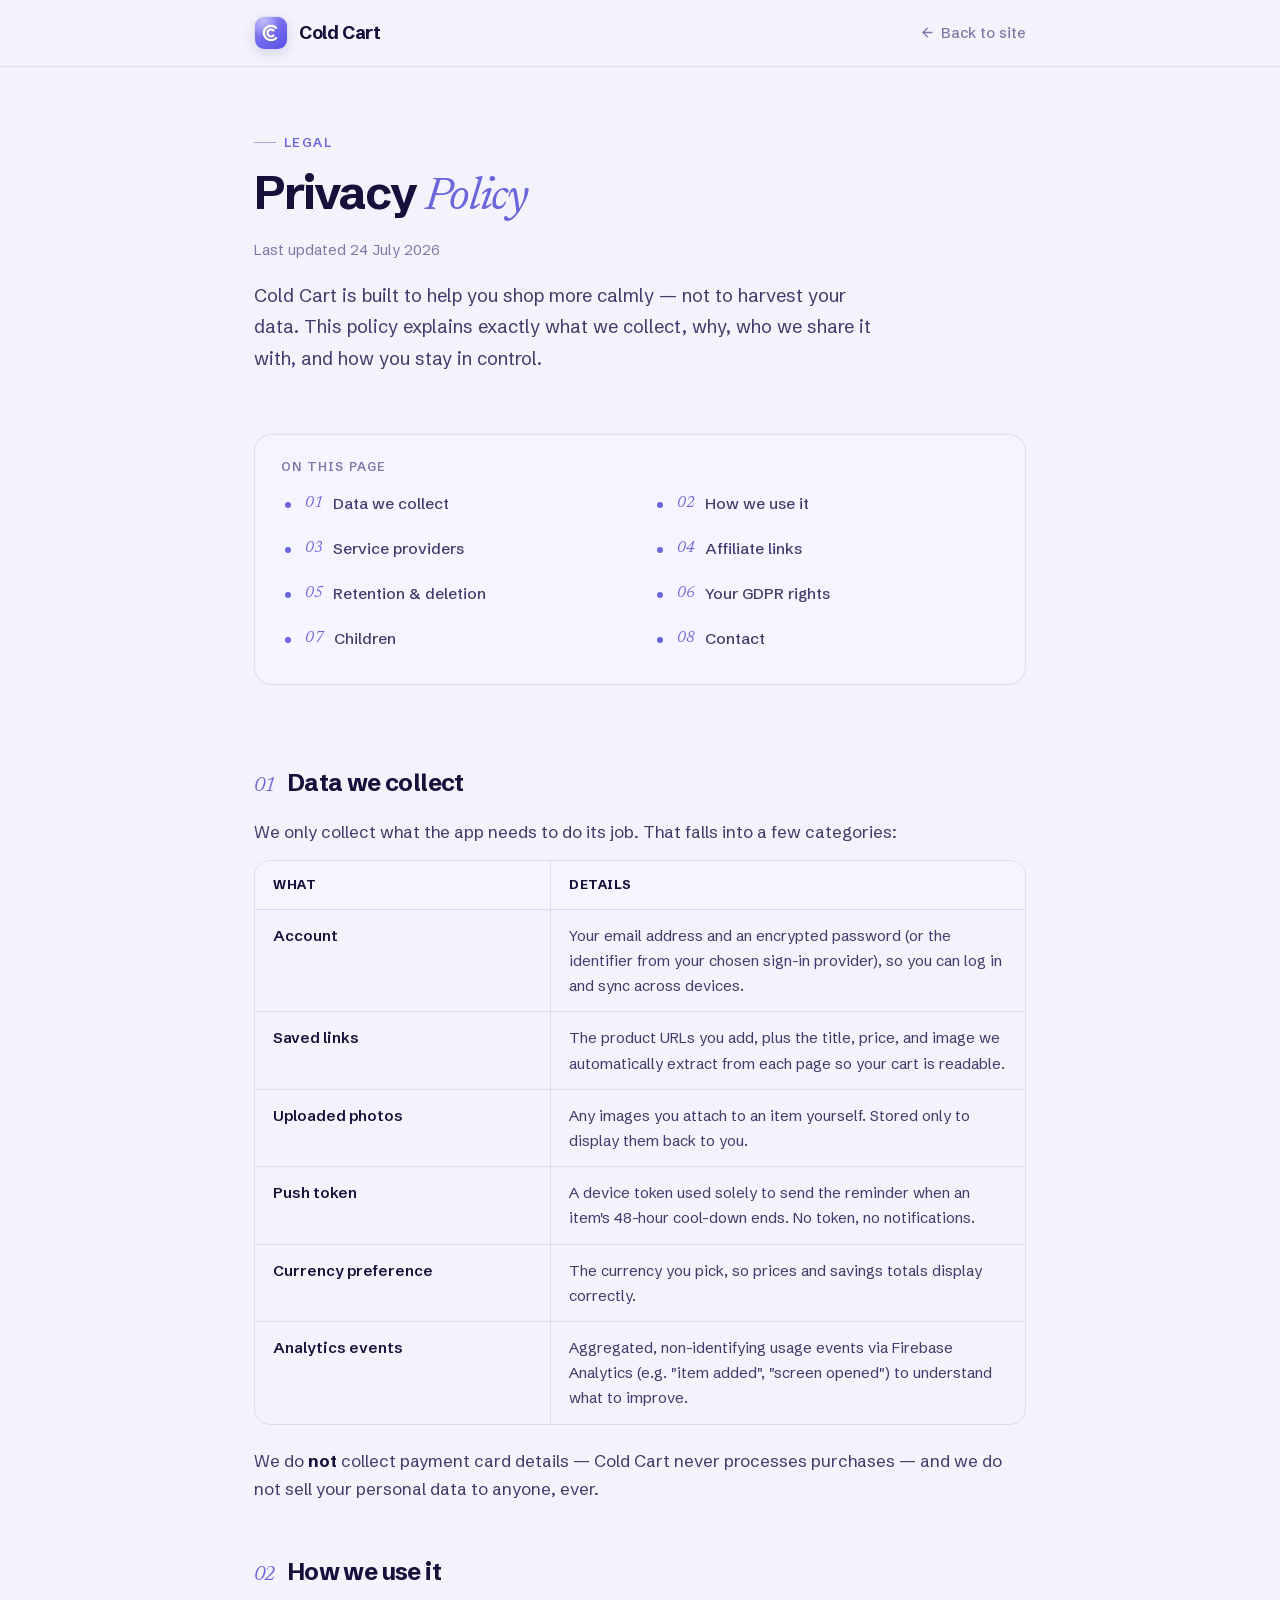
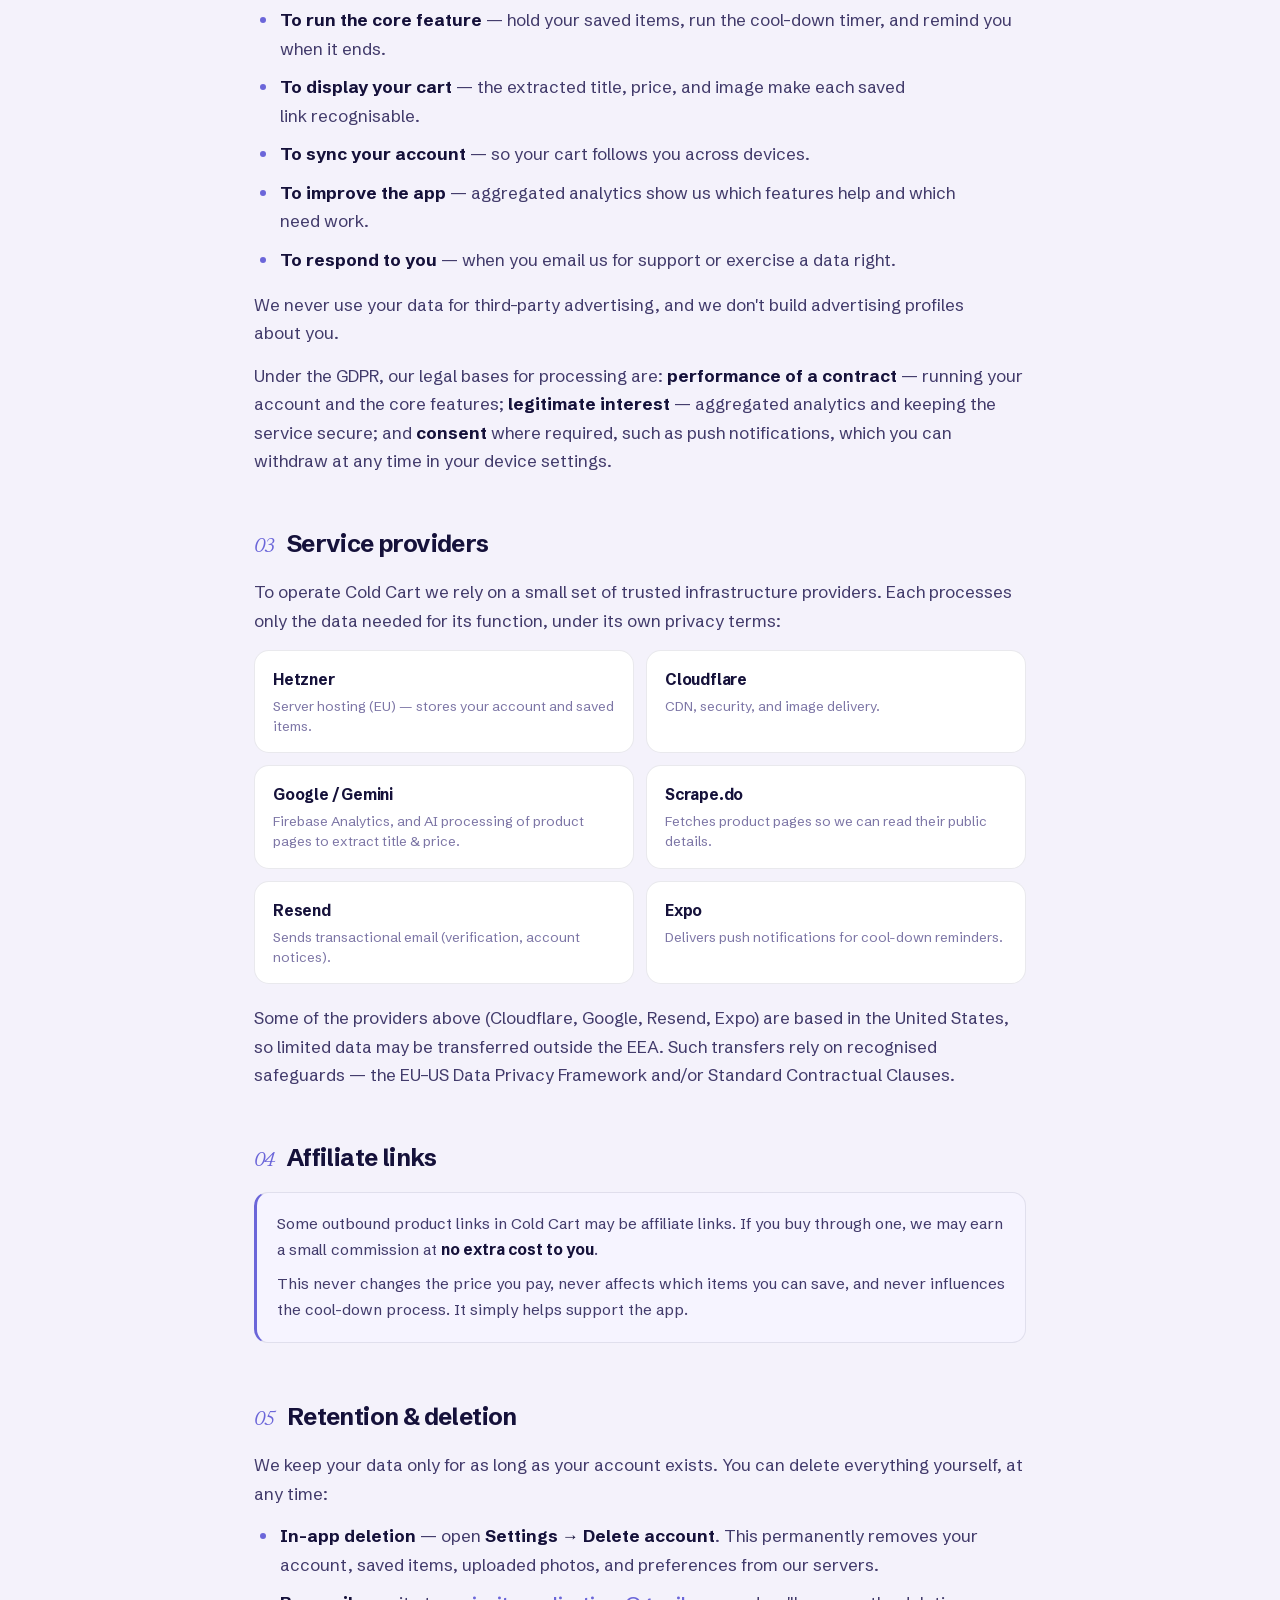
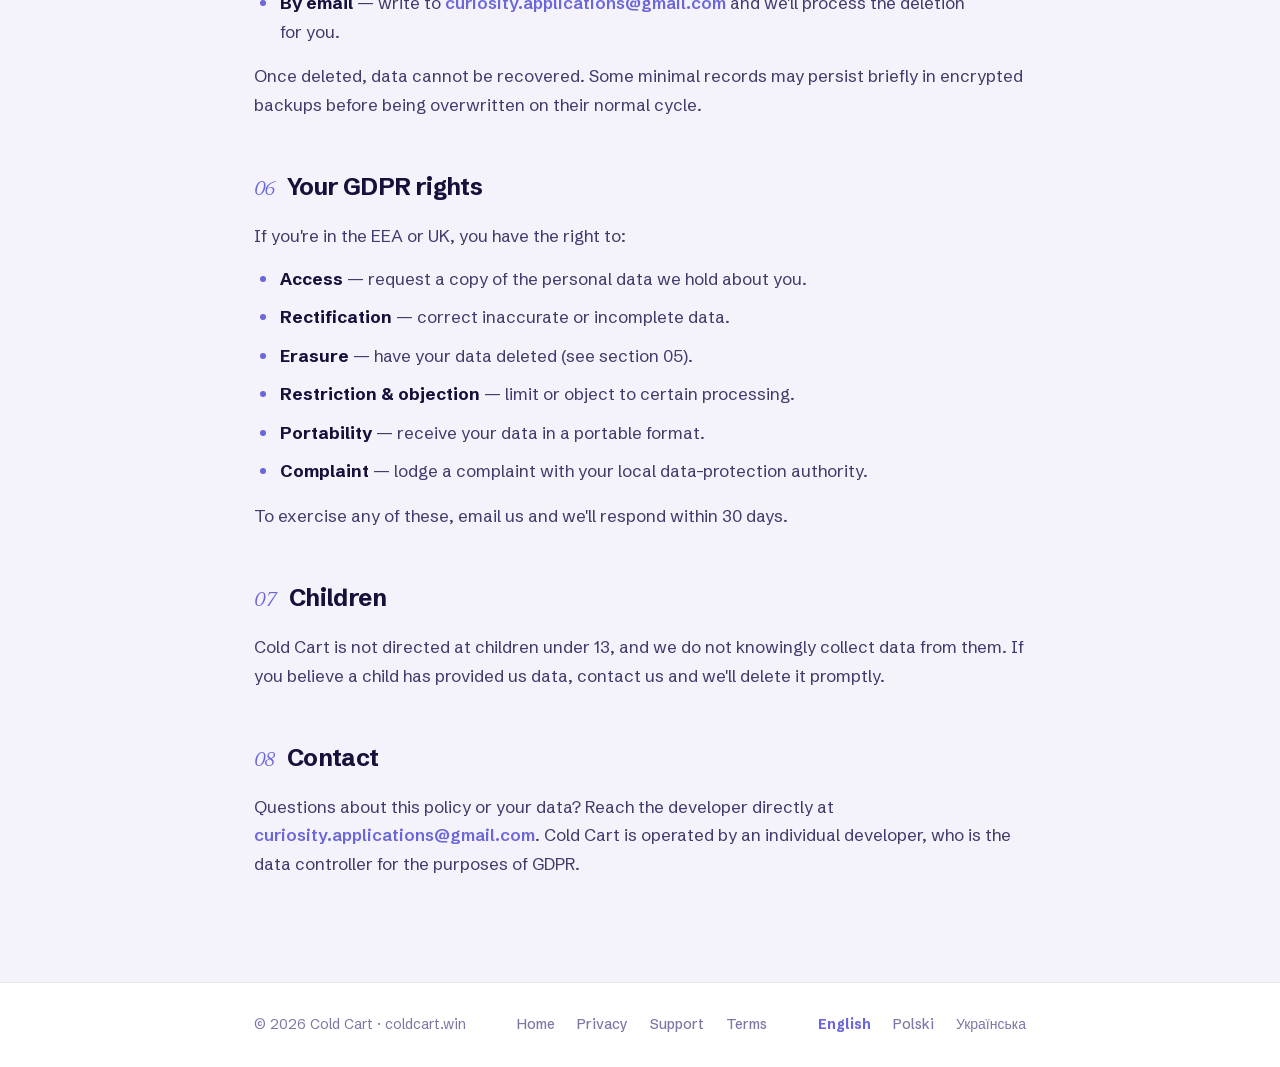
<file: privacy.html>
<!DOCTYPE html>
<html lang="en">
<head>
<meta charset="utf-8">
<meta name="viewport" content="width=device-width, initial-scale=1, viewport-fit=cover">
<title>Privacy Policy — Cold Cart</title>
<meta name="description" content="How Cold Cart collects, uses, and protects your data — and the rights you have over it.">
<meta name="theme-color" content="#f4f2fb">
<link rel="canonical" href="https://coldcart.win/privacy.html">
<link rel="alternate" hreflang="en" href="https://coldcart.win/privacy.html">
<link rel="alternate" hreflang="pl" href="https://coldcart.win/pl/privacy.html">
<link rel="alternate" hreflang="uk" href="https://coldcart.win/uk/privacy.html">
<link rel="alternate" hreflang="x-default" href="https://coldcart.win/privacy.html">
<link rel="icon" type="image/png" href="/assets/favicon.png">
<link rel="apple-touch-icon" href="/assets/app-icon.png">
<link rel="stylesheet" href="/assets/legal.css">
</head>
<body>

<header class="lg-header">
  <div class="in">
    <a class="lg-brand" href="index.html"><img src="/assets/logo.png" alt="Cold Cart logo" width="34" height="34">Cold Cart</a>
    <a class="lg-back" href="index.html"><svg viewBox="0 0 24 24" fill="none" stroke="currentColor" stroke-width="2.2" stroke-linecap="round" stroke-linejoin="round"><line x1="19" y1="12" x2="5" y2="12"></line><polyline points="12 19 5 12 12 5"></polyline></svg> Back to site</a>
  </div>
</header>

<div class="lg-hero">
  <span class="lg-eyebrow">Legal</span>
  <h1>Privacy <span class="serif">Policy</span></h1>
  <p class="lg-updated">Last updated 24 July 2026</p>
  <p class="lg-intro">Cold Cart is built to help you shop more calmly — not to harvest your data. This policy explains exactly what we collect, why, who we share it with, and how you stay in control.</p>
</div>

<main class="lg-body">
  <div class="lg-toc">
    <h4>On this page</h4>
    <ol>
      <li><a href="#collect">Data we collect</a></li>
      <li><a href="#use">How we use it</a></li>
      <li><a href="#providers">Service providers</a></li>
      <li><a href="#affiliate">Affiliate links</a></li>
      <li><a href="#retention">Retention &amp; deletion</a></li>
      <li><a href="#rights">Your GDPR rights</a></li>
      <li><a href="#children">Children</a></li>
      <li><a href="#contact">Contact</a></li>
    </ol>
  </div>

  <section id="collect">
    <h2><span class="n">01</span>Data we collect</h2>
    <p>We only collect what the app needs to do its job. That falls into a few categories:</p>
    <div class="dtable">
      <div class="row"><div class="c">What</div><div class="c">Details</div></div>
      <div class="row"><div class="c">Account</div><div class="c">Your email address and an encrypted password (or the identifier from your chosen sign-in provider), so you can log in and sync across devices.</div></div>
      <div class="row"><div class="c">Saved links</div><div class="c">The product URLs you add, plus the title, price, and image we automatically extract from each page so your cart is readable.</div></div>
      <div class="row"><div class="c">Uploaded photos</div><div class="c">Any images you attach to an item yourself. Stored only to display them back to you.</div></div>
      <div class="row"><div class="c">Push token</div><div class="c">A device token used solely to send the reminder when an item's 48-hour cool-down ends. No token, no notifications.</div></div>
      <div class="row"><div class="c">Currency preference</div><div class="c">The currency you pick, so prices and savings totals display correctly.</div></div>
      <div class="row"><div class="c">Analytics events</div><div class="c">Aggregated, non-identifying usage events via Firebase Analytics (e.g. "item added", "screen opened") to understand what to improve.</div></div>
    </div>
    <p>We do <strong>not</strong> collect payment card details — Cold Cart never processes purchases — and we do not sell your personal data to anyone, ever.</p>
  </section>

  <section id="use">
    <h2><span class="n">02</span>How we use it</h2>
    <ul>
      <li><b>To run the core feature</b> — hold your saved items, run the cool-down timer, and remind you when it ends.</li>
      <li><b>To display your cart</b> — the extracted title, price, and image make each saved link recognisable.</li>
      <li><b>To sync your account</b> — so your cart follows you across devices.</li>
      <li><b>To improve the app</b> — aggregated analytics show us which features help and which need work.</li>
      <li><b>To respond to you</b> — when you email us for support or exercise a data right.</li>
    </ul>
    <p>We never use your data for third-party advertising, and we don't build advertising profiles about you.</p>
    <p>Under the GDPR, our legal bases for processing are: <b>performance of a contract</b> — running your account and the core features; <b>legitimate interest</b> — aggregated analytics and keeping the service secure; and <b>consent</b> where required, such as push notifications, which you can withdraw at any time in your device settings.</p>
  </section>

  <section id="providers">
    <h2><span class="n">03</span>Service providers</h2>
    <p>To operate Cold Cart we rely on a small set of trusted infrastructure providers. Each processes only the data needed for its function, under its own privacy terms:</p>
    <div class="providers">
      <div class="prov"><b>Hetzner</b><span>Server hosting (EU) — stores your account and saved items.</span></div>
      <div class="prov"><b>Cloudflare</b><span>CDN, security, and image delivery.</span></div>
      <div class="prov"><b>Google / Gemini</b><span>Firebase Analytics, and AI processing of product pages to extract title &amp; price.</span></div>
      <div class="prov"><b>Scrape.do</b><span>Fetches product pages so we can read their public details.</span></div>
      <div class="prov"><b>Resend</b><span>Sends transactional email (verification, account notices).</span></div>
      <div class="prov"><b>Expo</b><span>Delivers push notifications for cool-down reminders.</span></div>
    </div>
  <p>Some of the providers above (Cloudflare, Google, Resend, Expo) are based in the United States, so limited data may be transferred outside the EEA. Such transfers rely on recognised safeguards — the EU–US Data Privacy Framework and/or Standard Contractual Clauses.</p>
  </section>

  <section id="affiliate">
    <h2><span class="n">04</span>Affiliate links</h2>
    <div class="callout">
      <p>Some outbound product links in Cold Cart may be affiliate links. If you buy through one, we may earn a small commission at <strong>no extra cost to you</strong>.</p>
      <p>This never changes the price you pay, never affects which items you can save, and never influences the cool-down process. It simply helps support the app.</p>
    </div>
  </section>

  <section id="retention">
    <h2><span class="n">05</span>Retention &amp; deletion</h2>
    <p>We keep your data only for as long as your account exists. You can delete everything yourself, at any time:</p>
    <ul>
      <li><b>In-app deletion</b> — open <b>Settings → Delete account</b>. This permanently removes your account, saved items, uploaded photos, and preferences from our servers.</li>
      <li><b>By email</b> — write to <a href="mailto:curiosity.applications@gmail.com">curiosity.applications@gmail.com</a> and we'll process the deletion for you.</li>
    </ul>
    <p>Once deleted, data cannot be recovered. Some minimal records may persist briefly in encrypted backups before being overwritten on their normal cycle.</p>
  </section>

  <section id="rights">
    <h2><span class="n">06</span>Your GDPR rights</h2>
    <p>If you're in the EEA or UK, you have the right to:</p>
    <ul>
      <li><b>Access</b> — request a copy of the personal data we hold about you.</li>
      <li><b>Rectification</b> — correct inaccurate or incomplete data.</li>
      <li><b>Erasure</b> — have your data deleted (see section 05).</li>
      <li><b>Restriction &amp; objection</b> — limit or object to certain processing.</li>
      <li><b>Portability</b> — receive your data in a portable format.</li>
      <li><b>Complaint</b> — lodge a complaint with your local data-protection authority.</li>
    </ul>
    <p>To exercise any of these, email us and we'll respond within 30 days.</p>
  </section>

  <section id="children">
    <h2><span class="n">07</span>Children</h2>
    <p>Cold Cart is not directed at children under 13, and we do not knowingly collect data from them. If you believe a child has provided us data, contact us and we'll delete it promptly.</p>
  </section>

  <section id="contact">
    <h2><span class="n">08</span>Contact</h2>
    <p>Questions about this policy or your data? Reach the developer directly at <a href="mailto:curiosity.applications@gmail.com">curiosity.applications@gmail.com</a>. Cold Cart is operated by an individual developer, who is the data controller for the purposes of GDPR.</p>
  </section>
</main>

<footer class="lg-footer">
  <div class="in">
    <span>© <span class="yr">2026</span> Cold Cart · coldcart.win</span>
    <nav>
      <a href="index.html">Home</a>
      <a href="privacy.html">Privacy</a>
      <a href="support.html">Support</a>
      <a href="terms.html">Terms</a>
    </nav>
    <nav class="lang-switch" id="langSwitch" aria-label="Language"></nav>
  </div>
</footer>

<script>document.querySelectorAll('.yr').forEach(function(e){e.textContent=new Date().getFullYear();});</script>
<script src="/assets/locales.js" defer></script>
</body>
</html>
</file>
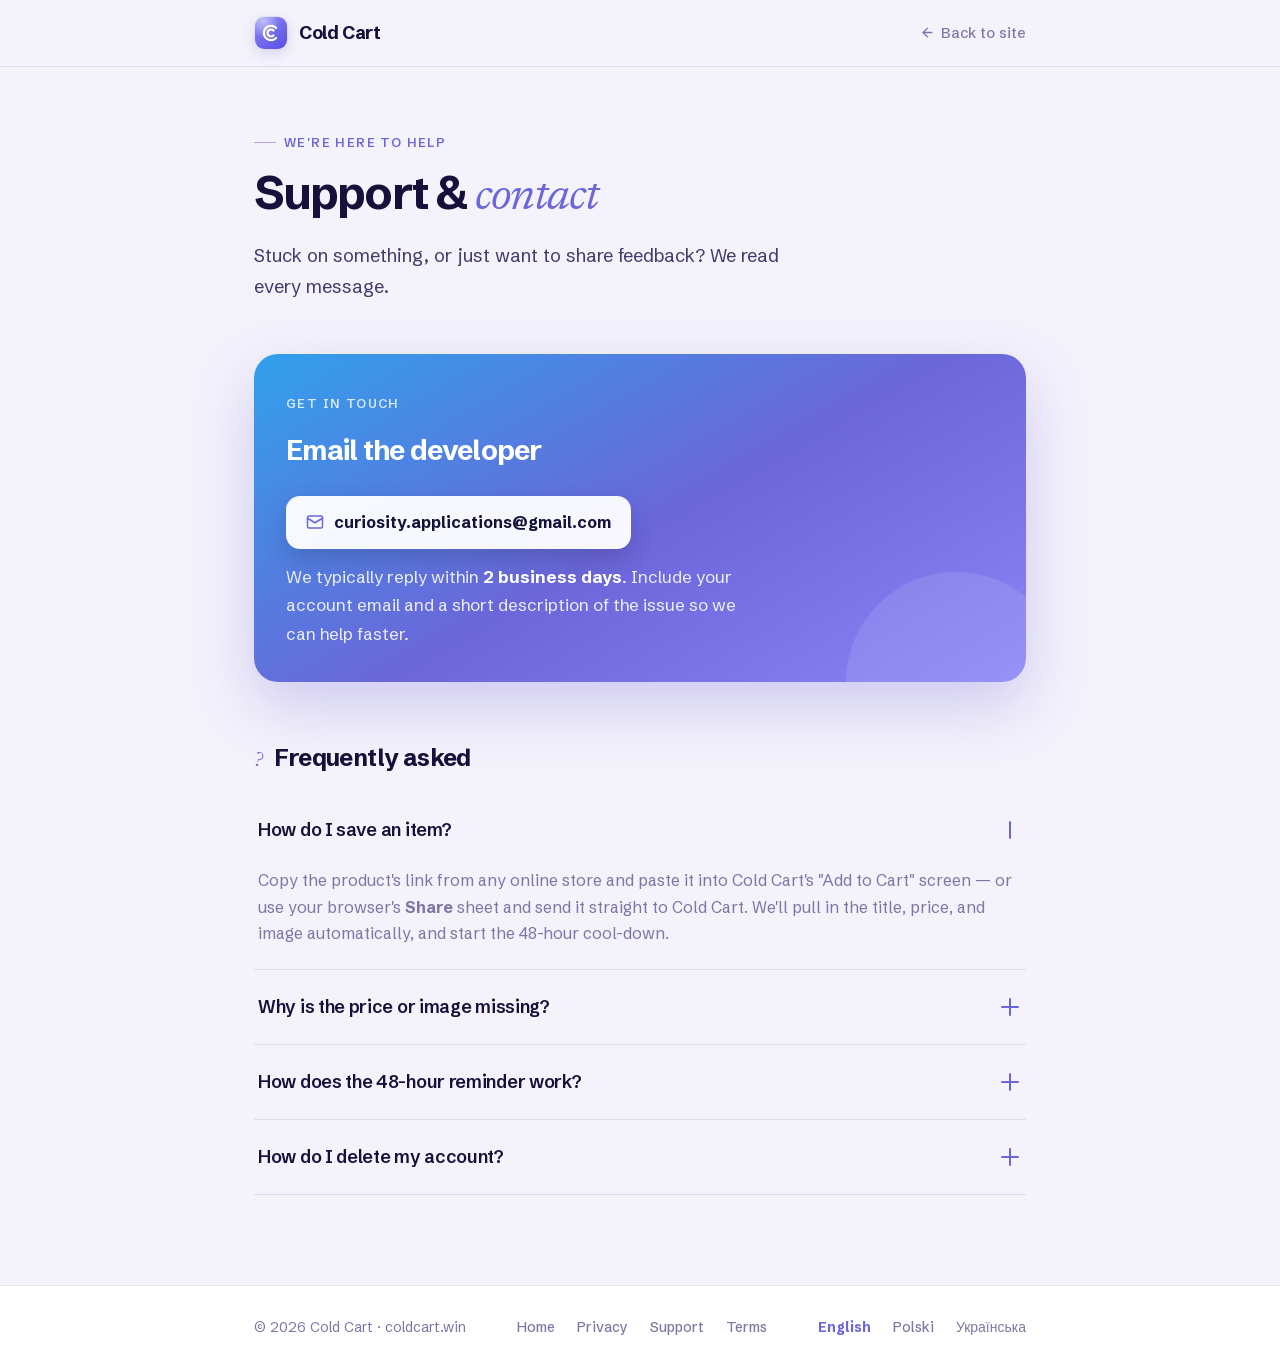
<file: support.html>
<!DOCTYPE html>
<html lang="en">
<head>
<meta charset="utf-8">
<meta name="viewport" content="width=device-width, initial-scale=1, viewport-fit=cover">
<title>Support — Cold Cart</title>
<meta name="description" content="Get help with Cold Cart. Contact the team and browse answers to common questions.">
<meta name="theme-color" content="#f4f2fb">
<link rel="canonical" href="https://coldcart.win/support.html">
<link rel="alternate" hreflang="en" href="https://coldcart.win/support.html">
<link rel="alternate" hreflang="pl" href="https://coldcart.win/pl/support.html">
<link rel="alternate" hreflang="uk" href="https://coldcart.win/uk/support.html">
<link rel="alternate" hreflang="x-default" href="https://coldcart.win/support.html">
<link rel="icon" type="image/png" href="/assets/favicon.png">
<link rel="apple-touch-icon" href="/assets/app-icon.png">
<link rel="stylesheet" href="/assets/legal.css">
</head>
<body>

<header class="lg-header">
  <div class="in">
    <a class="lg-brand" href="index.html"><img src="/assets/logo.png" alt="Cold Cart logo" width="34" height="34">Cold Cart</a>
    <a class="lg-back" href="index.html"><svg viewBox="0 0 24 24" fill="none" stroke="currentColor" stroke-width="2.2" stroke-linecap="round" stroke-linejoin="round"><line x1="19" y1="12" x2="5" y2="12"></line><polyline points="12 19 5 12 12 5"></polyline></svg> Back to site</a>
  </div>
</header>

<div class="lg-hero">
  <span class="lg-eyebrow">We're here to help</span>
  <h1>Support &amp; <span class="serif">contact</span></h1>
  <p class="lg-intro">Stuck on something, or just want to share feedback? We read every message.</p>
</div>

<main class="lg-body">
  <div class="contact-card">
    <span class="cc-eye">Get in touch</span>
    <h2>Email the developer</h2>
    <a class="cc-mail" href="mailto:curiosity.applications@gmail.com"><svg viewBox="0 0 24 24" fill="none" stroke="currentColor" stroke-width="2" stroke-linecap="round" stroke-linejoin="round"><rect x="2" y="4" width="20" height="16" rx="2"></rect><path d="m22 7-10 6L2 7"></path></svg>curiosity.applications@gmail.com</a>
    <p>We typically reply within <strong style="color:#fff">2 business days</strong>. Include your account email and a short description of the issue so we can help faster.</p>
  </div>

  <section id="faq" style="padding-top:44px">
    <h2><span class="n">?</span>Frequently asked</h2>
    <div class="faq-list">
      <details class="qa" open>
        <summary>How do I save an item? <span class="x"></span></summary>
        <div class="ans">Copy the product's link from any online store and paste it into Cold Cart's "Add to Cart" screen — or use your browser's <b>Share</b> sheet and send it straight to Cold Cart. We'll pull in the title, price, and image automatically, and start the 48-hour cool-down.</div>
      </details>
      <details class="qa">
        <summary>Why is the price or image missing? <span class="x"></span></summary>
        <div class="ans">We read those details from the store's public product page. Some sites block automated reads, hide prices behind a login, or lay out their pages in a way we can't parse. When that happens, the item is still saved — you can simply type the name and price in yourself, and the cool-down works exactly the same.</div>
      </details>
      <details class="qa">
        <summary>How does the 48-hour reminder work? <span class="x"></span></summary>
        <div class="ans">The moment you add an item, a 48-hour timer starts. When it reaches zero, Cold Cart sends you a push notification so you can make the call with a clear head. Make sure notifications are enabled for Cold Cart in your phone's settings — without them, the timer still runs but you won't get the nudge.</div>
      </details>
      <details class="qa">
        <summary>How do I delete my account? <span class="x"></span></summary>
        <div class="ans">Open <b>Settings → Delete account</b> in the app. This permanently removes your account, saved items, uploaded photos, and preferences from our servers. Prefer we do it for you? Email <a href="mailto:curiosity.applications@gmail.com">curiosity.applications@gmail.com</a> and we'll handle it. See our <a href="privacy.html#retention">Privacy Policy</a> for details.</div>
      </details>
    </div>
  </section>
</main>

<footer class="lg-footer">
  <div class="in">
    <span>© <span class="yr">2026</span> Cold Cart · coldcart.win</span>
    <nav>
      <a href="index.html">Home</a>
      <a href="privacy.html">Privacy</a>
      <a href="support.html">Support</a>
      <a href="terms.html">Terms</a>
    </nav>
    <nav class="lang-switch" id="langSwitch" aria-label="Language"></nav>
  </div>
</footer>

<script>document.querySelectorAll('.yr').forEach(function(e){e.textContent=new Date().getFullYear();});</script>
<script src="/assets/locales.js" defer></script>
</body>
</html>
</file>
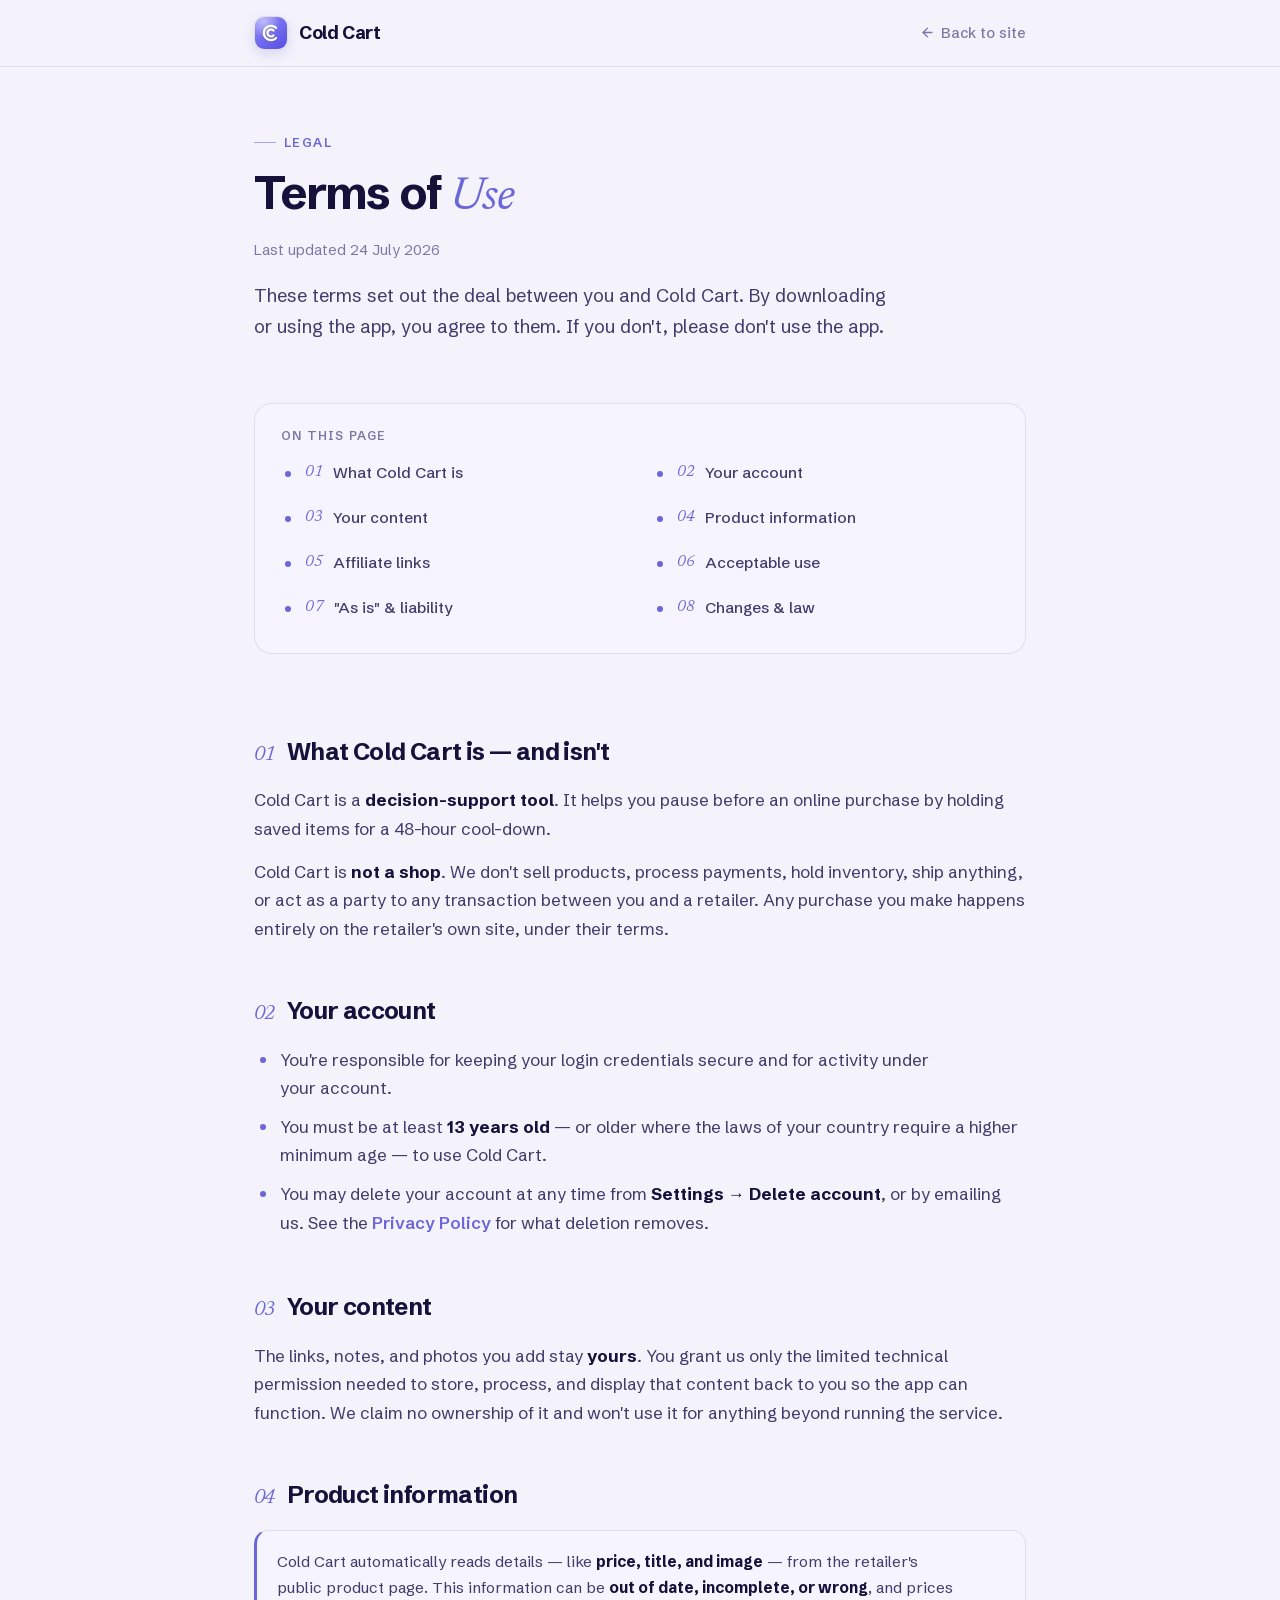
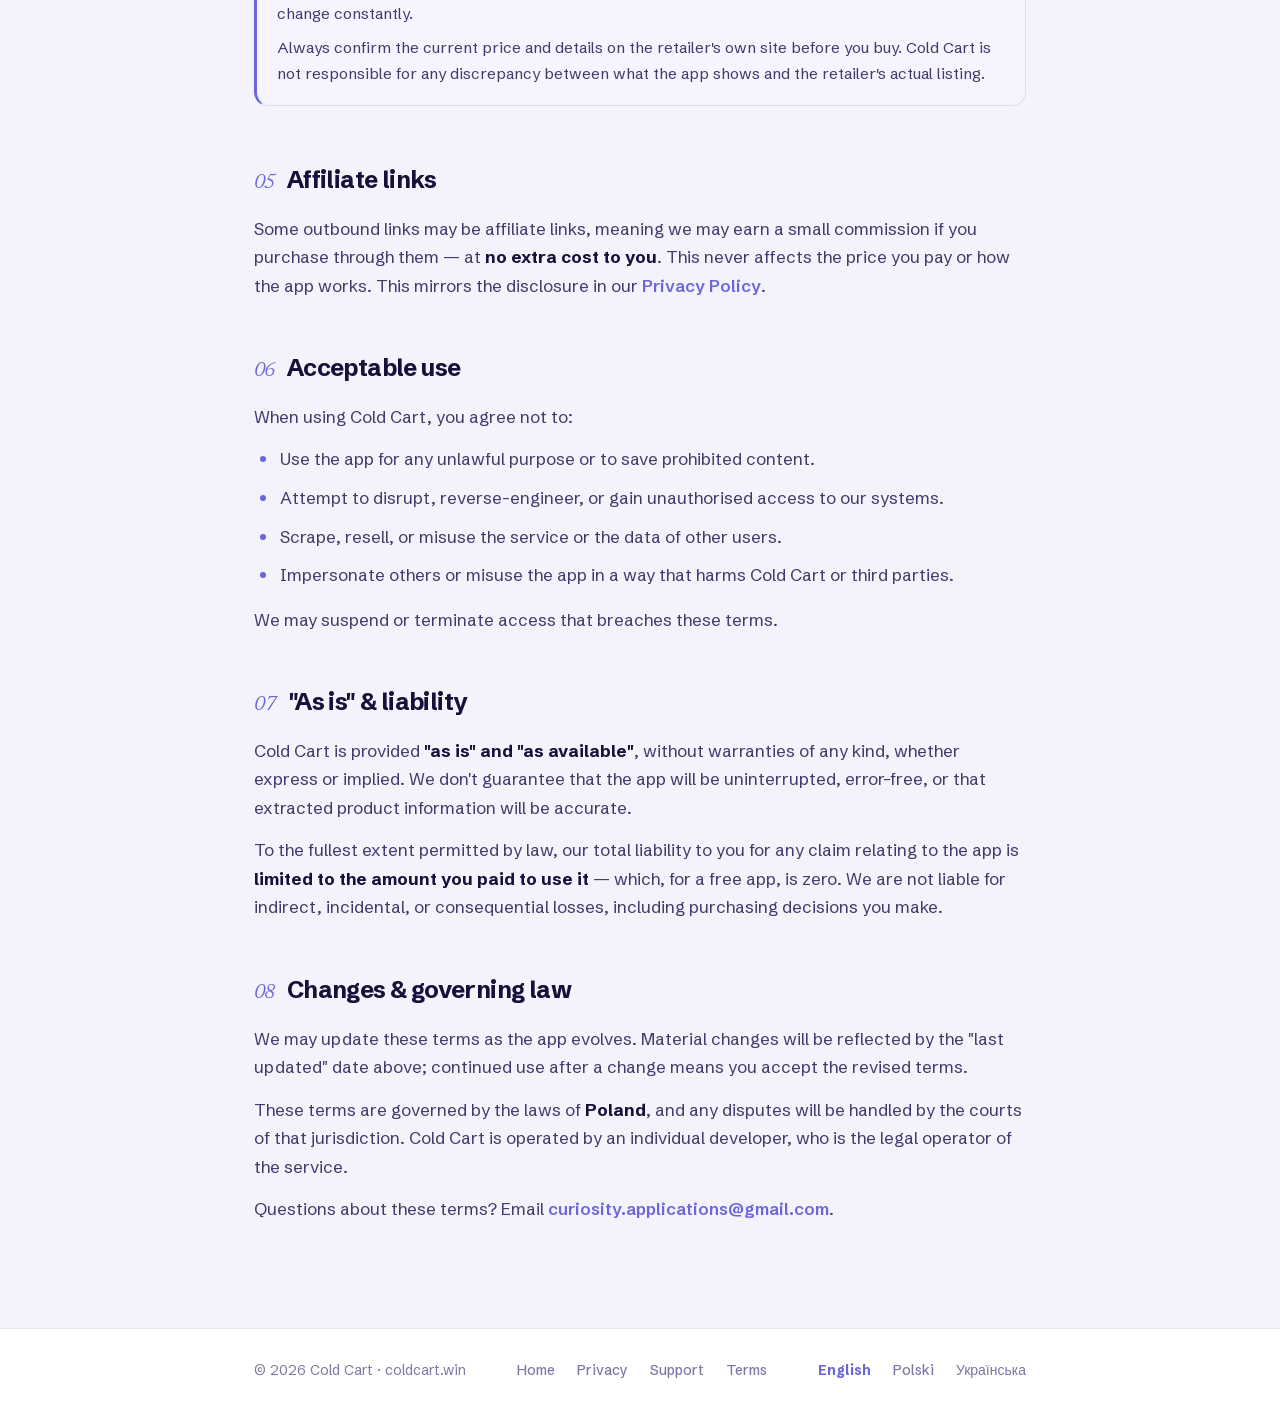
<file: terms.html>
<!DOCTYPE html>
<html lang="en">
<head>
<meta charset="utf-8">
<meta name="viewport" content="width=device-width, initial-scale=1, viewport-fit=cover">
<title>Terms of Use — Cold Cart</title>
<meta name="description" content="The terms that govern your use of the Cold Cart app.">
<meta name="theme-color" content="#f4f2fb">
<link rel="canonical" href="https://coldcart.win/terms.html">
<link rel="alternate" hreflang="en" href="https://coldcart.win/terms.html">
<link rel="alternate" hreflang="pl" href="https://coldcart.win/pl/terms.html">
<link rel="alternate" hreflang="uk" href="https://coldcart.win/uk/terms.html">
<link rel="alternate" hreflang="x-default" href="https://coldcart.win/terms.html">
<link rel="icon" type="image/png" href="/assets/favicon.png">
<link rel="apple-touch-icon" href="/assets/app-icon.png">
<link rel="stylesheet" href="/assets/legal.css">
</head>
<body>

<header class="lg-header">
  <div class="in">
    <a class="lg-brand" href="index.html"><img src="/assets/logo.png" alt="Cold Cart logo" width="34" height="34">Cold Cart</a>
    <a class="lg-back" href="index.html"><svg viewBox="0 0 24 24" fill="none" stroke="currentColor" stroke-width="2.2" stroke-linecap="round" stroke-linejoin="round"><line x1="19" y1="12" x2="5" y2="12"></line><polyline points="12 19 5 12 12 5"></polyline></svg> Back to site</a>
  </div>
</header>

<div class="lg-hero">
  <span class="lg-eyebrow">Legal</span>
  <h1>Terms of <span class="serif">Use</span></h1>
  <p class="lg-updated">Last updated 24 July 2026</p>
  <p class="lg-intro">These terms set out the deal between you and Cold Cart. By downloading or using the app, you agree to them. If you don't, please don't use the app.</p>
</div>

<main class="lg-body">
  <div class="lg-toc">
    <h4>On this page</h4>
    <ol>
      <li><a href="#what">What Cold Cart is</a></li>
      <li><a href="#accounts">Your account</a></li>
      <li><a href="#content">Your content</a></li>
      <li><a href="#product-info">Product information</a></li>
      <li><a href="#affiliate">Affiliate links</a></li>
      <li><a href="#use">Acceptable use</a></li>
      <li><a href="#warranty">"As is" &amp; liability</a></li>
      <li><a href="#changes">Changes &amp; law</a></li>
    </ol>
  </div>

  <section id="what">
    <h2><span class="n">01</span>What Cold Cart is — and isn't</h2>
    <p>Cold Cart is a <strong>decision-support tool</strong>. It helps you pause before an online purchase by holding saved items for a 48-hour cool-down.</p>
    <p>Cold Cart is <strong>not a shop</strong>. We don't sell products, process payments, hold inventory, ship anything, or act as a party to any transaction between you and a retailer. Any purchase you make happens entirely on the retailer's own site, under their terms.</p>
  </section>

  <section id="accounts">
    <h2><span class="n">02</span>Your account</h2>
    <ul>
      <li>You're responsible for keeping your login credentials secure and for activity under your account.</li>
      <li>You must be at least <b>13 years old</b> — or older where the laws of your country require a higher minimum age — to use Cold Cart.</li>
      <li>You may delete your account at any time from <b>Settings → Delete account</b>, or by emailing us. See the <a href="privacy.html">Privacy Policy</a> for what deletion removes.</li>
    </ul>
  </section>

  <section id="content">
    <h2><span class="n">03</span>Your content</h2>
    <p>The links, notes, and photos you add stay <strong>yours</strong>. You grant us only the limited technical permission needed to store, process, and display that content back to you so the app can function. We claim no ownership of it and won't use it for anything beyond running the service.</p>
  </section>

  <section id="product-info">
    <h2><span class="n">04</span>Product information</h2>
    <div class="callout">
      <p>Cold Cart automatically reads details — like <strong>price, title, and image</strong> — from the retailer's public product page. This information can be <strong>out of date, incomplete, or wrong</strong>, and prices change constantly.</p>
      <p>Always confirm the current price and details on the retailer's own site before you buy. Cold Cart is not responsible for any discrepancy between what the app shows and the retailer's actual listing.</p>
    </div>
  </section>

  <section id="affiliate">
    <h2><span class="n">05</span>Affiliate links</h2>
    <p>Some outbound links may be affiliate links, meaning we may earn a small commission if you purchase through them — at <strong>no extra cost to you</strong>. This never affects the price you pay or how the app works. This mirrors the disclosure in our <a href="privacy.html#affiliate">Privacy Policy</a>.</p>
  </section>

  <section id="use">
    <h2><span class="n">06</span>Acceptable use</h2>
    <p>When using Cold Cart, you agree not to:</p>
    <ul>
      <li>Use the app for any unlawful purpose or to save prohibited content.</li>
      <li>Attempt to disrupt, reverse-engineer, or gain unauthorised access to our systems.</li>
      <li>Scrape, resell, or misuse the service or the data of other users.</li>
      <li>Impersonate others or misuse the app in a way that harms Cold Cart or third parties.</li>
    </ul>
    <p>We may suspend or terminate access that breaches these terms.</p>
  </section>

  <section id="warranty">
    <h2><span class="n">07</span>"As is" &amp; liability</h2>
    <p>Cold Cart is provided <strong>"as is" and "as available"</strong>, without warranties of any kind, whether express or implied. We don't guarantee that the app will be uninterrupted, error-free, or that extracted product information will be accurate.</p>
    <p>To the fullest extent permitted by law, our total liability to you for any claim relating to the app is <strong>limited to the amount you paid to use it</strong> — which, for a free app, is zero. We are not liable for indirect, incidental, or consequential losses, including purchasing decisions you make.</p>
  </section>

  <section id="changes">
    <h2><span class="n">08</span>Changes &amp; governing law</h2>
    <p>We may update these terms as the app evolves. Material changes will be reflected by the "last updated" date above; continued use after a change means you accept the revised terms.</p>
    <p>These terms are governed by the laws of <strong>Poland</strong>, and any disputes will be handled by the courts of that jurisdiction. Cold Cart is operated by an individual developer, who is the legal operator of the service.</p>
    <p>Questions about these terms? Email <a href="mailto:curiosity.applications@gmail.com">curiosity.applications@gmail.com</a>.</p>
  </section>
</main>

<footer class="lg-footer">
  <div class="in">
    <span>© <span class="yr">2026</span> Cold Cart · coldcart.win</span>
    <nav>
      <a href="index.html">Home</a>
      <a href="privacy.html">Privacy</a>
      <a href="support.html">Support</a>
      <a href="terms.html">Terms</a>
    </nav>
    <nav class="lang-switch" id="langSwitch" aria-label="Language"></nav>
  </div>
</footer>

<script>document.querySelectorAll('.yr').forEach(function(e){e.textContent=new Date().getFullYear();});</script>
<script src="/assets/locales.js" defer></script>
</body>
</html>
</file>
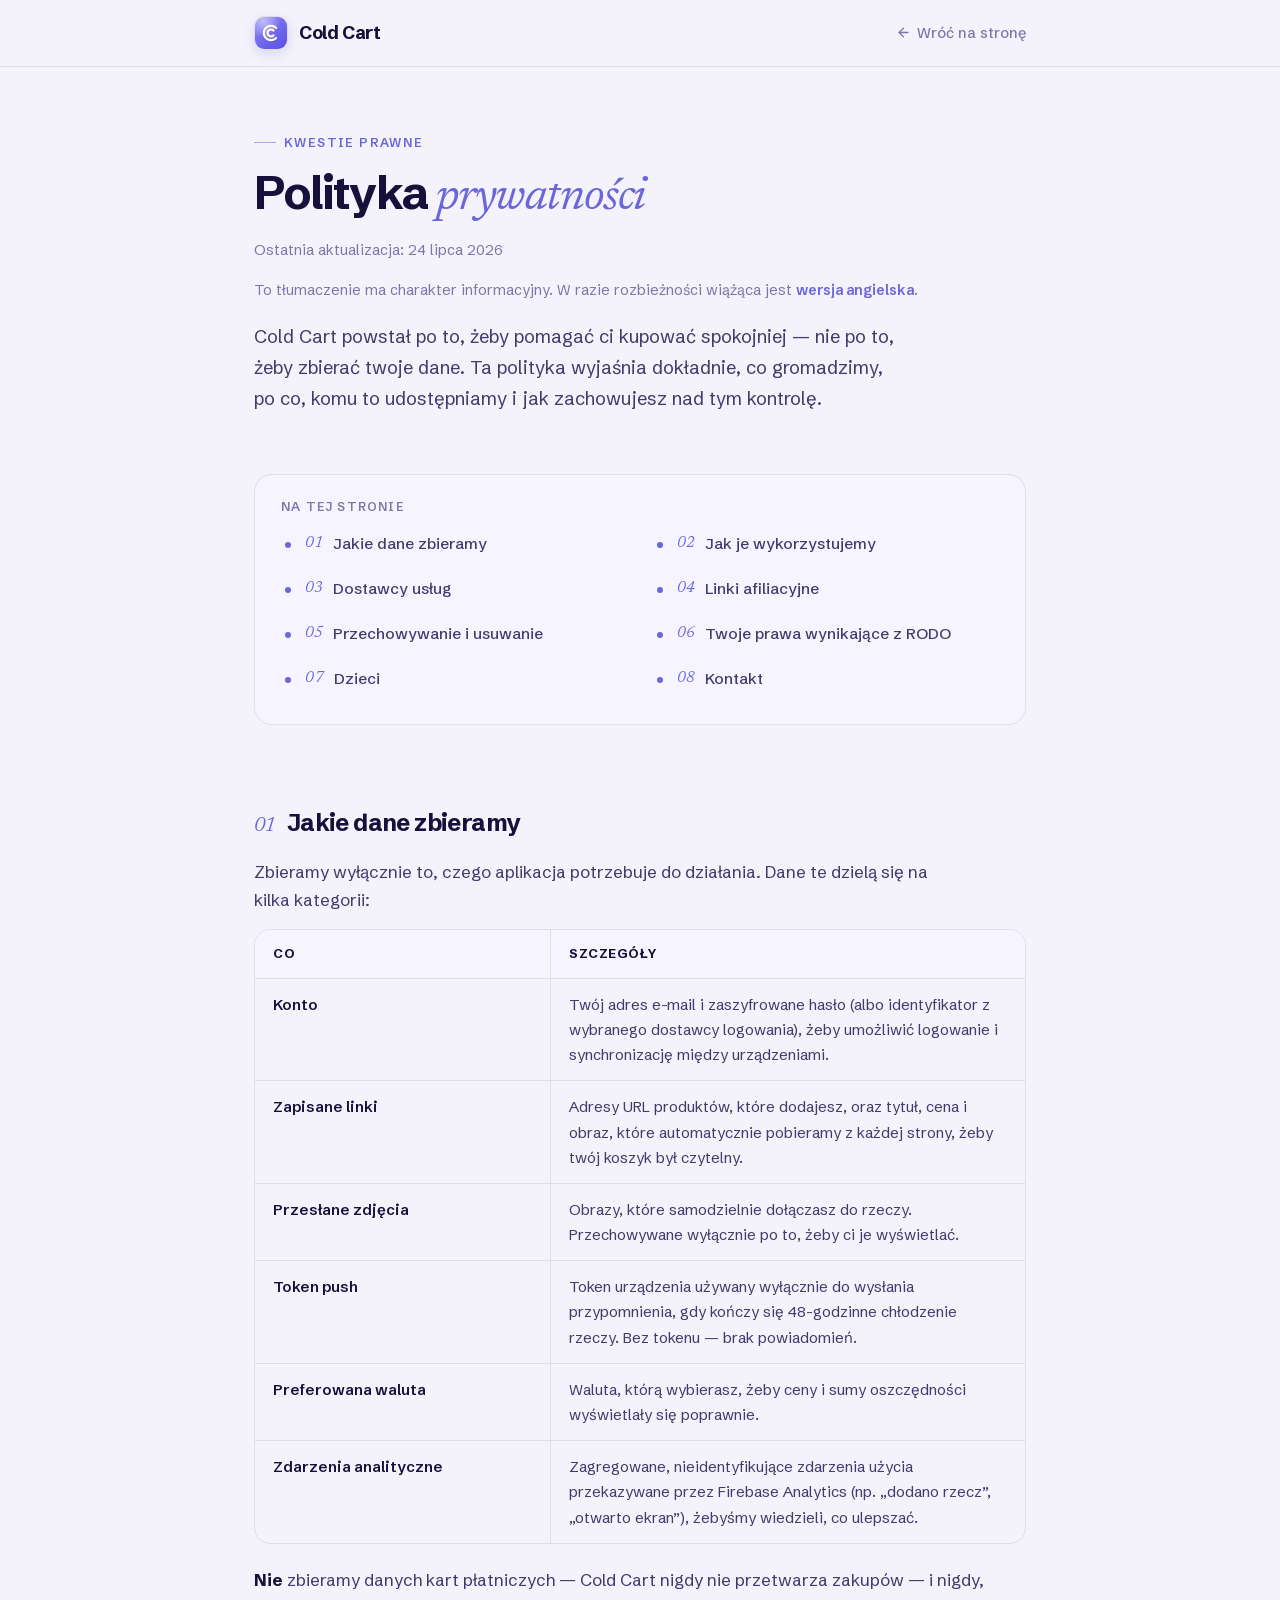
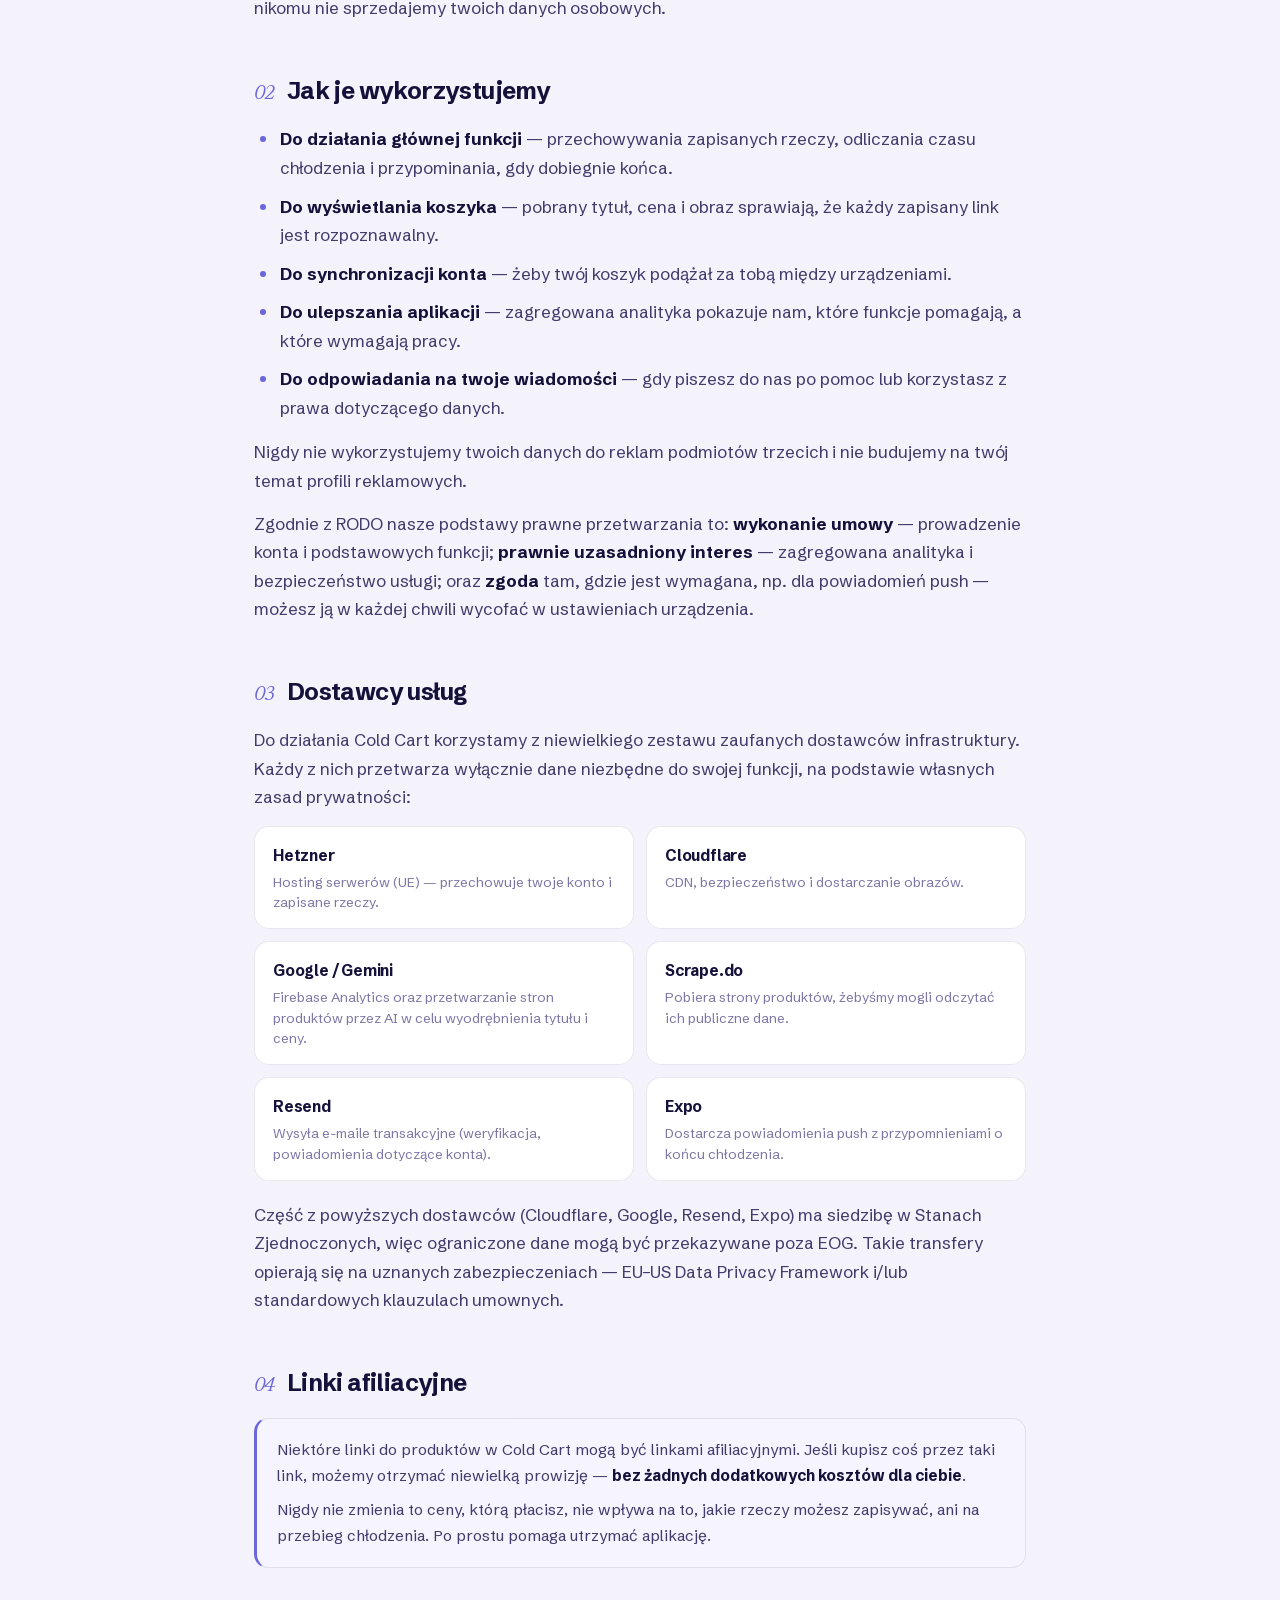
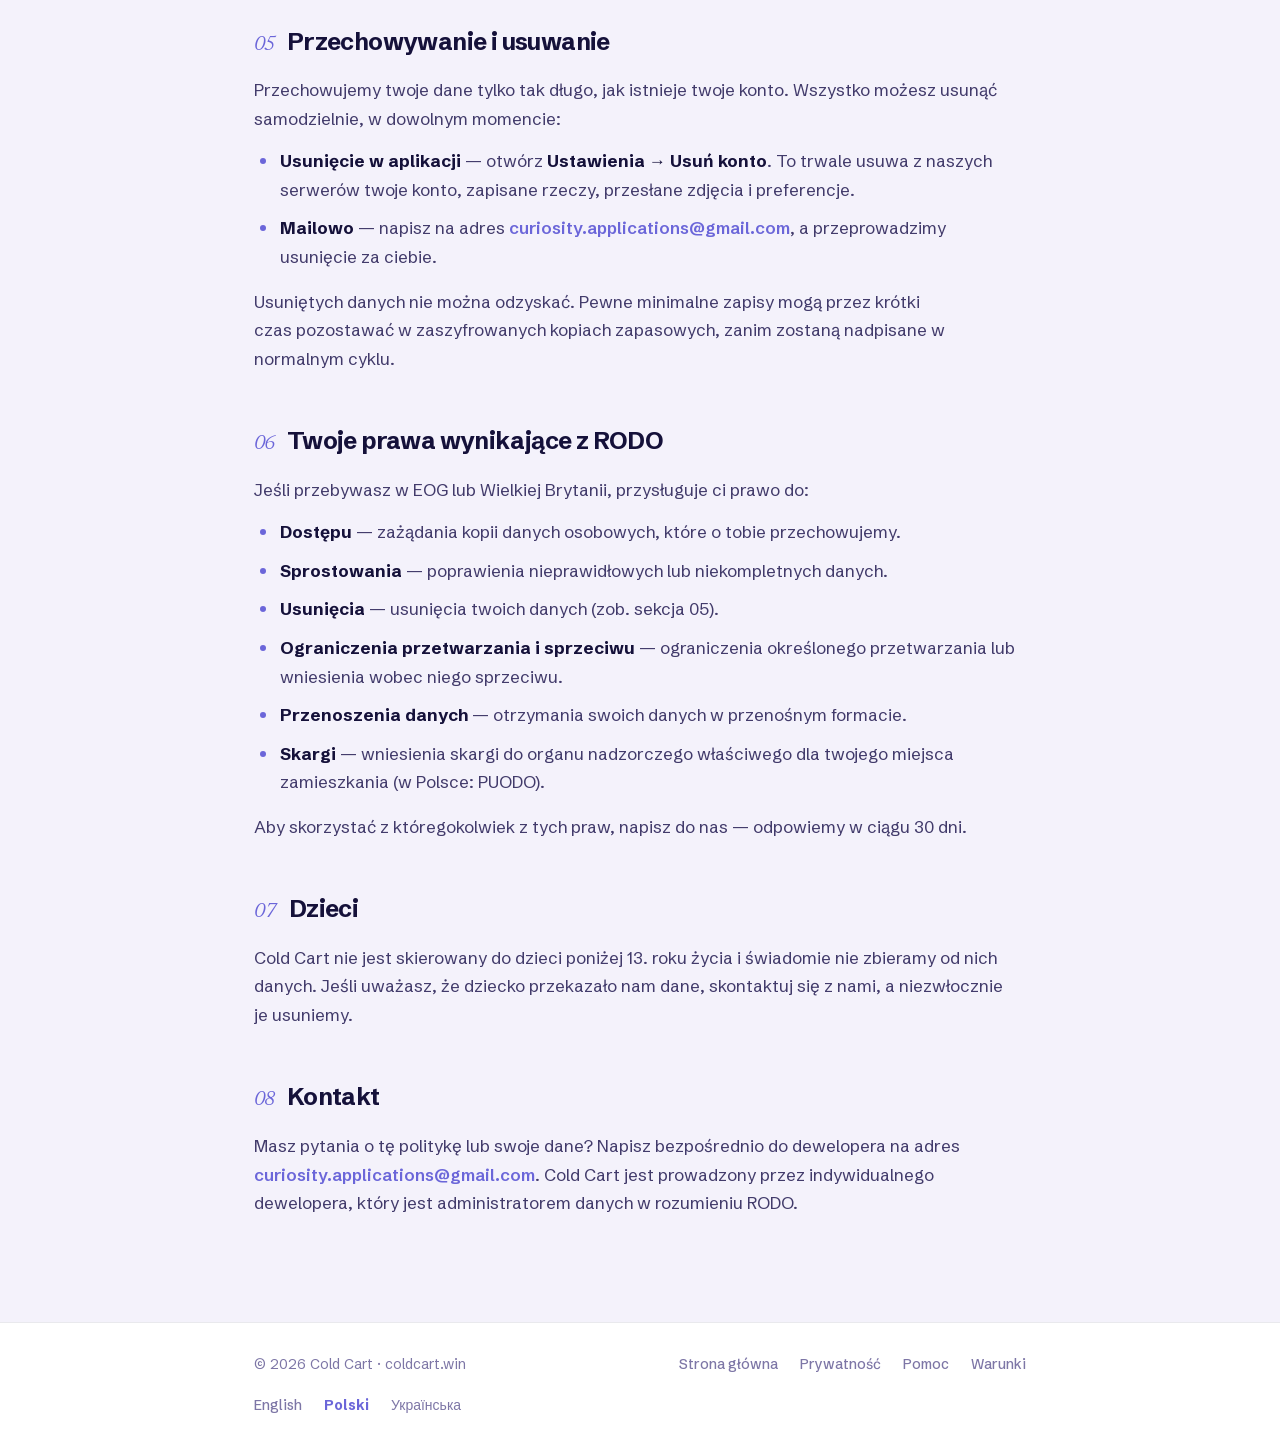
<file: pl/privacy.html>
<!DOCTYPE html>
<html lang="pl">
<head>
<meta charset="utf-8">
<meta name="viewport" content="width=device-width, initial-scale=1, viewport-fit=cover">
<title>Polityka prywatności — Cold Cart</title>
<meta name="description" content="Jak Cold Cart zbiera, wykorzystuje i chroni twoje dane — i jakie masz do nich prawa.">
<meta name="theme-color" content="#f4f2fb">
<link rel="canonical" href="https://coldcart.win/pl/privacy.html">
<link rel="alternate" hreflang="en" href="https://coldcart.win/privacy.html">
<link rel="alternate" hreflang="pl" href="https://coldcart.win/pl/privacy.html">
<link rel="alternate" hreflang="uk" href="https://coldcart.win/uk/privacy.html">
<link rel="alternate" hreflang="x-default" href="https://coldcart.win/privacy.html">
<link rel="icon" type="image/png" href="/assets/favicon.png">
<link rel="apple-touch-icon" href="/assets/app-icon.png">
<link rel="stylesheet" href="/assets/legal.css">
</head>
<body>

<header class="lg-header">
  <div class="in">
    <a class="lg-brand" href="index.html"><img src="/assets/logo.png" alt="Logo Cold Cart" width="34" height="34">Cold Cart</a>
    <a class="lg-back" href="index.html"><svg viewBox="0 0 24 24" fill="none" stroke="currentColor" stroke-width="2.2" stroke-linecap="round" stroke-linejoin="round"><line x1="19" y1="12" x2="5" y2="12"></line><polyline points="12 19 5 12 12 5"></polyline></svg> Wróć na stronę</a>
  </div>
</header>

<div class="lg-hero">
  <span class="lg-eyebrow">Kwestie prawne</span>
  <h1>Polityka <span class="serif">prywatności</span></h1>
  <p class="lg-updated">Ostatnia aktualizacja: 24 lipca 2026</p>
  <p class="lg-updated">To tłumaczenie ma charakter informacyjny. W razie rozbieżności wiążąca jest <a href="/privacy.html">wersja angielska</a>.</p>
  <p class="lg-intro">Cold Cart powstał po to, żeby pomagać ci kupować spokojniej — nie po to, żeby zbierać twoje dane. Ta polityka wyjaśnia dokładnie, co gromadzimy, po co, komu to udostępniamy i jak zachowujesz nad tym kontrolę.</p>
</div>

<main class="lg-body">
  <div class="lg-toc">
    <h4>Na tej stronie</h4>
    <ol>
      <li><a href="#collect">Jakie dane zbieramy</a></li>
      <li><a href="#use">Jak je wykorzystujemy</a></li>
      <li><a href="#providers">Dostawcy usług</a></li>
      <li><a href="#affiliate">Linki afiliacyjne</a></li>
      <li><a href="#retention">Przechowywanie i usuwanie</a></li>
      <li><a href="#rights">Twoje prawa wynikające z RODO</a></li>
      <li><a href="#children">Dzieci</a></li>
      <li><a href="#contact">Kontakt</a></li>
    </ol>
  </div>

  <section id="collect">
    <h2><span class="n">01</span>Jakie dane zbieramy</h2>
    <p>Zbieramy wyłącznie to, czego aplikacja potrzebuje do działania. Dane te dzielą się na kilka kategorii:</p>
    <div class="dtable">
      <div class="row"><div class="c">Co</div><div class="c">Szczegóły</div></div>
      <div class="row"><div class="c">Konto</div><div class="c">Twój adres e-mail i zaszyfrowane hasło (albo identyfikator z wybranego dostawcy logowania), żeby umożliwić logowanie i synchronizację między urządzeniami.</div></div>
      <div class="row"><div class="c">Zapisane linki</div><div class="c">Adresy URL produktów, które dodajesz, oraz tytuł, cena i obraz, które automatycznie pobieramy z każdej strony, żeby twój koszyk był czytelny.</div></div>
      <div class="row"><div class="c">Przesłane zdjęcia</div><div class="c">Obrazy, które samodzielnie dołączasz do rzeczy. Przechowywane wyłącznie po to, żeby ci je wyświetlać.</div></div>
      <div class="row"><div class="c">Token push</div><div class="c">Token urządzenia używany wyłącznie do wysłania przypomnienia, gdy kończy się 48-godzinne chłodzenie rzeczy. Bez tokenu — brak powiadomień.</div></div>
      <div class="row"><div class="c">Preferowana waluta</div><div class="c">Waluta, którą wybierasz, żeby ceny i sumy oszczędności wyświetlały się poprawnie.</div></div>
      <div class="row"><div class="c">Zdarzenia analityczne</div><div class="c">Zagregowane, nieidentyfikujące zdarzenia użycia przekazywane przez Firebase Analytics (np. „dodano rzecz”, „otwarto ekran”), żebyśmy wiedzieli, co ulepszać.</div></div>
    </div>
    <p><strong>Nie</strong> zbieramy danych kart płatniczych — Cold Cart nigdy nie przetwarza zakupów — i nigdy, nikomu nie sprzedajemy twoich danych osobowych.</p>
  </section>

  <section id="use">
    <h2><span class="n">02</span>Jak je wykorzystujemy</h2>
    <ul>
      <li><b>Do działania głównej funkcji</b> — przechowywania zapisanych rzeczy, odliczania czasu chłodzenia i przypominania, gdy dobiegnie końca.</li>
      <li><b>Do wyświetlania koszyka</b> — pobrany tytuł, cena i obraz sprawiają, że każdy zapisany link jest rozpoznawalny.</li>
      <li><b>Do synchronizacji konta</b> — żeby twój koszyk podążał za tobą między urządzeniami.</li>
      <li><b>Do ulepszania aplikacji</b> — zagregowana analityka pokazuje nam, które funkcje pomagają, a które wymagają pracy.</li>
      <li><b>Do odpowiadania na twoje wiadomości</b> — gdy piszesz do nas po pomoc lub korzystasz z prawa dotyczącego danych.</li>
    </ul>
    <p>Nigdy nie wykorzystujemy twoich danych do reklam podmiotów trzecich i nie budujemy na twój temat profili reklamowych.</p>
    <p>Zgodnie z RODO nasze podstawy prawne przetwarzania to: <b>wykonanie umowy</b> — prowadzenie konta i podstawowych funkcji; <b>prawnie uzasadniony interes</b> — zagregowana analityka i bezpieczeństwo usługi; oraz <b>zgoda</b> tam, gdzie jest wymagana, np. dla powiadomień push — możesz ją w każdej chwili wycofać w ustawieniach urządzenia.</p>
  </section>

  <section id="providers">
    <h2><span class="n">03</span>Dostawcy usług</h2>
    <p>Do działania Cold Cart korzystamy z niewielkiego zestawu zaufanych dostawców infrastruktury. Każdy z nich przetwarza wyłącznie dane niezbędne do swojej funkcji, na podstawie własnych zasad prywatności:</p>
    <div class="providers">
      <div class="prov"><b>Hetzner</b><span>Hosting serwerów (UE) — przechowuje twoje konto i zapisane rzeczy.</span></div>
      <div class="prov"><b>Cloudflare</b><span>CDN, bezpieczeństwo i dostarczanie obrazów.</span></div>
      <div class="prov"><b>Google / Gemini</b><span>Firebase Analytics oraz przetwarzanie stron produktów przez AI w celu wyodrębnienia tytułu i ceny.</span></div>
      <div class="prov"><b>Scrape.do</b><span>Pobiera strony produktów, żebyśmy mogli odczytać ich publiczne dane.</span></div>
      <div class="prov"><b>Resend</b><span>Wysyła e-maile transakcyjne (weryfikacja, powiadomienia dotyczące konta).</span></div>
      <div class="prov"><b>Expo</b><span>Dostarcza powiadomienia push z przypomnieniami o końcu chłodzenia.</span></div>
    </div>
  <p>Część z powyższych dostawców (Cloudflare, Google, Resend, Expo) ma siedzibę w Stanach Zjednoczonych, więc ograniczone dane mogą być przekazywane poza EOG. Takie transfery opierają się na uznanych zabezpieczeniach — EU–US Data Privacy Framework i/lub standardowych klauzulach umownych.</p>
  </section>

  <section id="affiliate">
    <h2><span class="n">04</span>Linki afiliacyjne</h2>
    <div class="callout">
      <p>Niektóre linki do produktów w Cold Cart mogą być linkami afiliacyjnymi. Jeśli kupisz coś przez taki link, możemy otrzymać niewielką prowizję — <strong>bez żadnych dodatkowych kosztów dla ciebie</strong>.</p>
      <p>Nigdy nie zmienia to ceny, którą płacisz, nie wpływa na to, jakie rzeczy możesz zapisywać, ani na przebieg chłodzenia. Po prostu pomaga utrzymać aplikację.</p>
    </div>
  </section>

  <section id="retention">
    <h2><span class="n">05</span>Przechowywanie i usuwanie</h2>
    <p>Przechowujemy twoje dane tylko tak długo, jak istnieje twoje konto. Wszystko możesz usunąć samodzielnie, w dowolnym momencie:</p>
    <ul>
      <li><b>Usunięcie w aplikacji</b> — otwórz <b>Ustawienia → Usuń konto</b>. To trwale usuwa z naszych serwerów twoje konto, zapisane rzeczy, przesłane zdjęcia i preferencje.</li>
      <li><b>Mailowo</b> — napisz na adres <a href="mailto:curiosity.applications@gmail.com">curiosity.applications@gmail.com</a>, a przeprowadzimy usunięcie za ciebie.</li>
    </ul>
    <p>Usuniętych danych nie można odzyskać. Pewne minimalne zapisy mogą przez krótki czas pozostawać w zaszyfrowanych kopiach zapasowych, zanim zostaną nadpisane w normalnym cyklu.</p>
  </section>

  <section id="rights">
    <h2><span class="n">06</span>Twoje prawa wynikające z RODO</h2>
    <p>Jeśli przebywasz w EOG lub Wielkiej Brytanii, przysługuje ci prawo do:</p>
    <ul>
      <li><b>Dostępu</b> — zażądania kopii danych osobowych, które o tobie przechowujemy.</li>
      <li><b>Sprostowania</b> — poprawienia nieprawidłowych lub niekompletnych danych.</li>
      <li><b>Usunięcia</b> — usunięcia twoich danych (zob. sekcja 05).</li>
      <li><b>Ograniczenia przetwarzania i sprzeciwu</b> — ograniczenia określonego przetwarzania lub wniesienia wobec niego sprzeciwu.</li>
      <li><b>Przenoszenia danych</b> — otrzymania swoich danych w przenośnym formacie.</li>
      <li><b>Skargi</b> — wniesienia skargi do organu nadzorczego właściwego dla twojego miejsca zamieszkania (w Polsce: PUODO).</li>
    </ul>
    <p>Aby skorzystać z któregokolwiek z tych praw, napisz do nas — odpowiemy w ciągu 30 dni.</p>
  </section>

  <section id="children">
    <h2><span class="n">07</span>Dzieci</h2>
    <p>Cold Cart nie jest skierowany do dzieci poniżej 13. roku życia i świadomie nie zbieramy od nich danych. Jeśli uważasz, że dziecko przekazało nam dane, skontaktuj się z nami, a niezwłocznie je usuniemy.</p>
  </section>

  <section id="contact">
    <h2><span class="n">08</span>Kontakt</h2>
    <p>Masz pytania o tę politykę lub swoje dane? Napisz bezpośrednio do dewelopera na adres <a href="mailto:curiosity.applications@gmail.com">curiosity.applications@gmail.com</a>. Cold Cart jest prowadzony przez indywidualnego dewelopera, który jest administratorem danych w rozumieniu RODO.</p>
  </section>
</main>

<footer class="lg-footer">
  <div class="in">
    <span>© <span class="yr">2026</span> Cold Cart · coldcart.win</span>
    <nav>
      <a href="index.html">Strona główna</a>
      <a href="privacy.html">Prywatność</a>
      <a href="support.html">Pomoc</a>
      <a href="terms.html">Warunki</a>
    </nav>
    <nav class="lang-switch" id="langSwitch" aria-label="Język"></nav>
  </div>
</footer>

<script>document.querySelectorAll('.yr').forEach(function(e){e.textContent=new Date().getFullYear();});</script>
<script src="/assets/locales.js" defer></script>
</body>
</html>
</file>
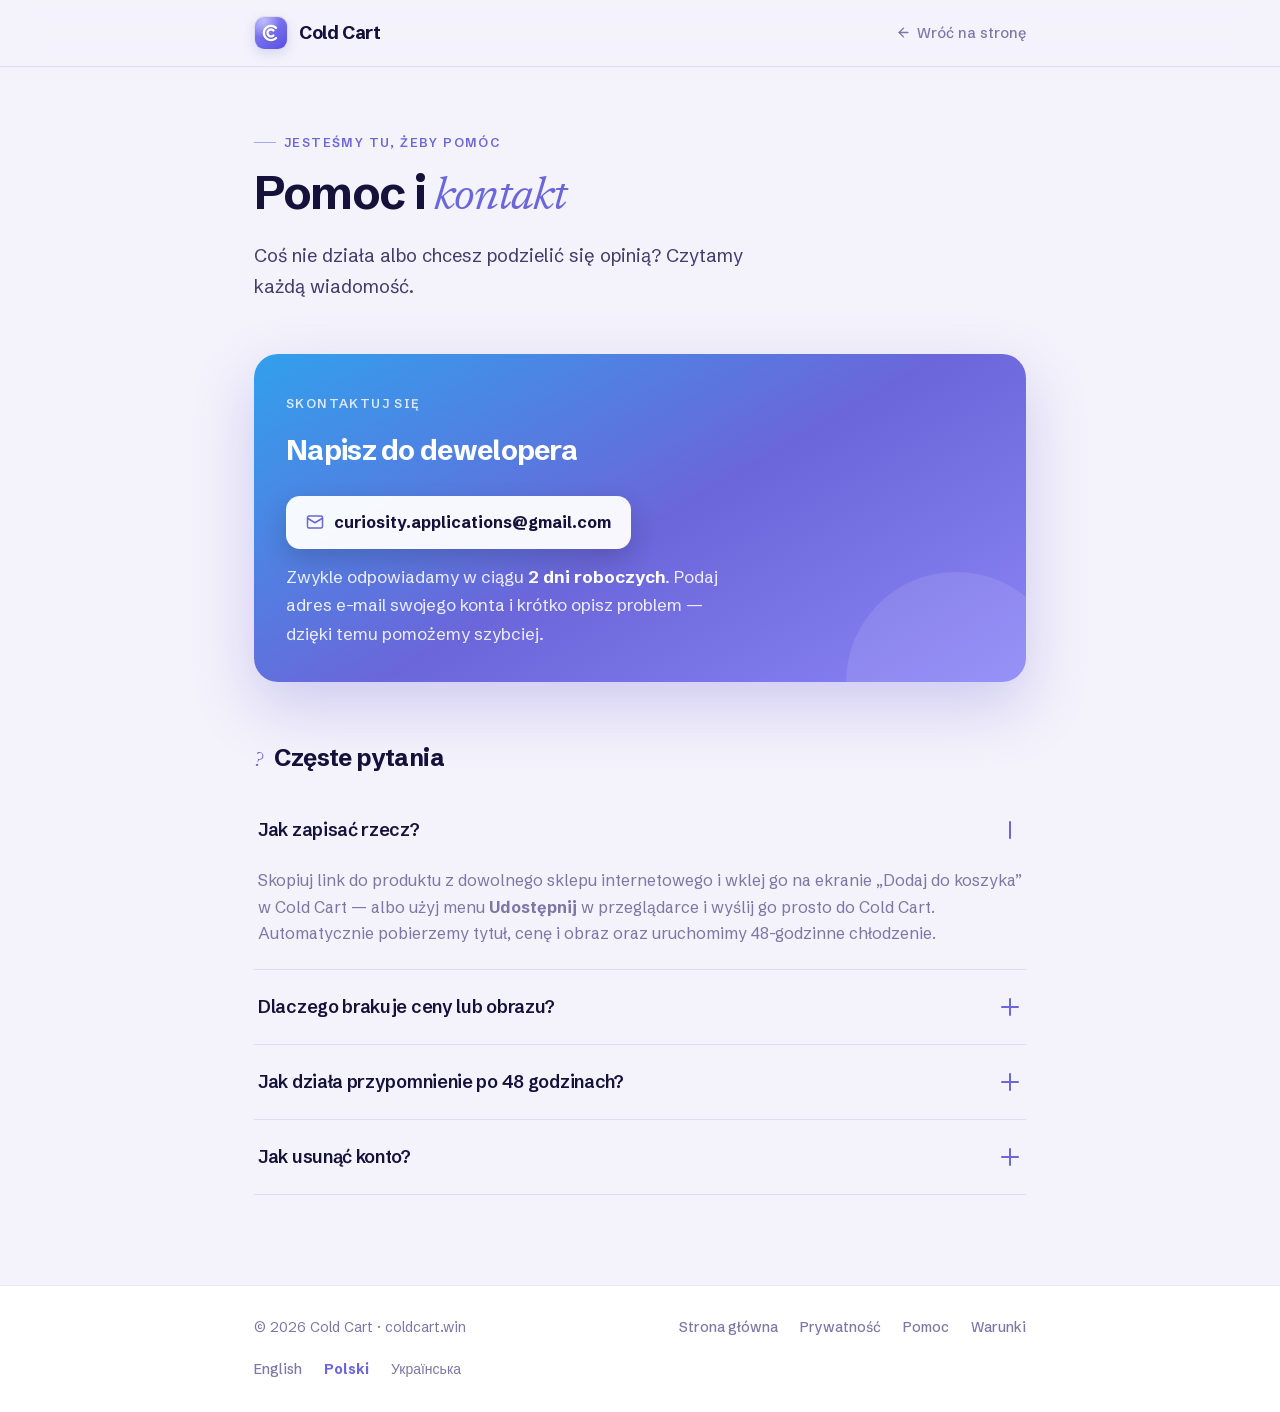
<file: pl/support.html>
<!DOCTYPE html>
<html lang="pl">
<head>
<meta charset="utf-8">
<meta name="viewport" content="width=device-width, initial-scale=1, viewport-fit=cover">
<title>Pomoc — Cold Cart</title>
<meta name="description" content="Uzyskaj pomoc z Cold Cart. Skontaktuj się z nami i przejrzyj odpowiedzi na częste pytania.">
<meta name="theme-color" content="#f4f2fb">
<link rel="canonical" href="https://coldcart.win/pl/support.html">
<link rel="alternate" hreflang="en" href="https://coldcart.win/support.html">
<link rel="alternate" hreflang="pl" href="https://coldcart.win/pl/support.html">
<link rel="alternate" hreflang="uk" href="https://coldcart.win/uk/support.html">
<link rel="alternate" hreflang="x-default" href="https://coldcart.win/support.html">
<link rel="icon" type="image/png" href="/assets/favicon.png">
<link rel="apple-touch-icon" href="/assets/app-icon.png">
<link rel="stylesheet" href="/assets/legal.css">
</head>
<body>

<header class="lg-header">
  <div class="in">
    <a class="lg-brand" href="index.html"><img src="/assets/logo.png" alt="Logo Cold Cart" width="34" height="34">Cold Cart</a>
    <a class="lg-back" href="index.html"><svg viewBox="0 0 24 24" fill="none" stroke="currentColor" stroke-width="2.2" stroke-linecap="round" stroke-linejoin="round"><line x1="19" y1="12" x2="5" y2="12"></line><polyline points="12 19 5 12 12 5"></polyline></svg> Wróć na stronę</a>
  </div>
</header>

<div class="lg-hero">
  <span class="lg-eyebrow">Jesteśmy tu, żeby pomóc</span>
  <h1>Pomoc i <span class="serif">kontakt</span></h1>
  <p class="lg-intro">Coś nie działa albo chcesz podzielić się opinią? Czytamy każdą wiadomość.</p>
</div>

<main class="lg-body">
  <div class="contact-card">
    <span class="cc-eye">Skontaktuj się</span>
    <h2>Napisz do dewelopera</h2>
    <a class="cc-mail" href="mailto:curiosity.applications@gmail.com"><svg viewBox="0 0 24 24" fill="none" stroke="currentColor" stroke-width="2" stroke-linecap="round" stroke-linejoin="round"><rect x="2" y="4" width="20" height="16" rx="2"></rect><path d="m22 7-10 6L2 7"></path></svg>curiosity.applications@gmail.com</a>
    <p>Zwykle odpowiadamy w ciągu <strong style="color:#fff">2 dni roboczych</strong>. Podaj adres e-mail swojego konta i krótko opisz problem — dzięki temu pomożemy szybciej.</p>
  </div>

  <section id="faq" style="padding-top:44px">
    <h2><span class="n">?</span>Częste pytania</h2>
    <div class="faq-list">
      <details class="qa" open>
        <summary>Jak zapisać rzecz? <span class="x"></span></summary>
        <div class="ans">Skopiuj link do produktu z dowolnego sklepu internetowego i wklej go na ekranie „Dodaj do koszyka” w Cold Cart — albo użyj menu <b>Udostępnij</b> w przeglądarce i wyślij go prosto do Cold Cart. Automatycznie pobierzemy tytuł, cenę i obraz oraz uruchomimy 48-godzinne chłodzenie.</div>
      </details>
      <details class="qa">
        <summary>Dlaczego brakuje ceny lub obrazu? <span class="x"></span></summary>
        <div class="ans">Te dane odczytujemy z publicznej strony produktu w sklepie. Niektóre serwisy blokują automatyczne odczyty, ukrywają ceny za logowaniem albo budują strony w sposób, którego nie potrafimy przetworzyć. W takiej sytuacji rzecz i tak zostaje zapisana — możesz po prostu wpisać nazwę i cenę samodzielnie, a chłodzenie działa dokładnie tak samo.</div>
      </details>
      <details class="qa">
        <summary>Jak działa przypomnienie po 48 godzinach? <span class="x"></span></summary>
        <div class="ans">W chwili dodania rzeczy rusza 48-godzinny licznik. Gdy dojdzie do zera, Cold Cart wysyła ci powiadomienie push, żeby decyzję można było podjąć z chłodną głową. Upewnij się, że w ustawieniach telefonu masz włączone powiadomienia dla Cold Cart — bez nich licznik nadal działa, ale nie dostaniesz przypomnienia.</div>
      </details>
      <details class="qa">
        <summary>Jak usunąć konto? <span class="x"></span></summary>
        <div class="ans">Otwórz w aplikacji <b>Ustawienia → Usuń konto</b>. To trwale usuwa z naszych serwerów twoje konto, zapisane rzeczy, przesłane zdjęcia i preferencje. Wolisz, żebyśmy zrobili to za ciebie? Napisz na <a href="mailto:curiosity.applications@gmail.com">curiosity.applications@gmail.com</a>, a zajmiemy się tym. Szczegóły znajdziesz w naszej <a href="privacy.html#retention">Polityce prywatności</a>.</div>
      </details>
    </div>
  </section>
</main>

<footer class="lg-footer">
  <div class="in">
    <span>© <span class="yr">2026</span> Cold Cart · coldcart.win</span>
    <nav>
      <a href="index.html">Strona główna</a>
      <a href="privacy.html">Prywatność</a>
      <a href="support.html">Pomoc</a>
      <a href="terms.html">Warunki</a>
    </nav>
    <nav class="lang-switch" id="langSwitch" aria-label="Język"></nav>
  </div>
</footer>

<script>document.querySelectorAll('.yr').forEach(function(e){e.textContent=new Date().getFullYear();});</script>
<script src="/assets/locales.js" defer></script>
</body>
</html>
</file>
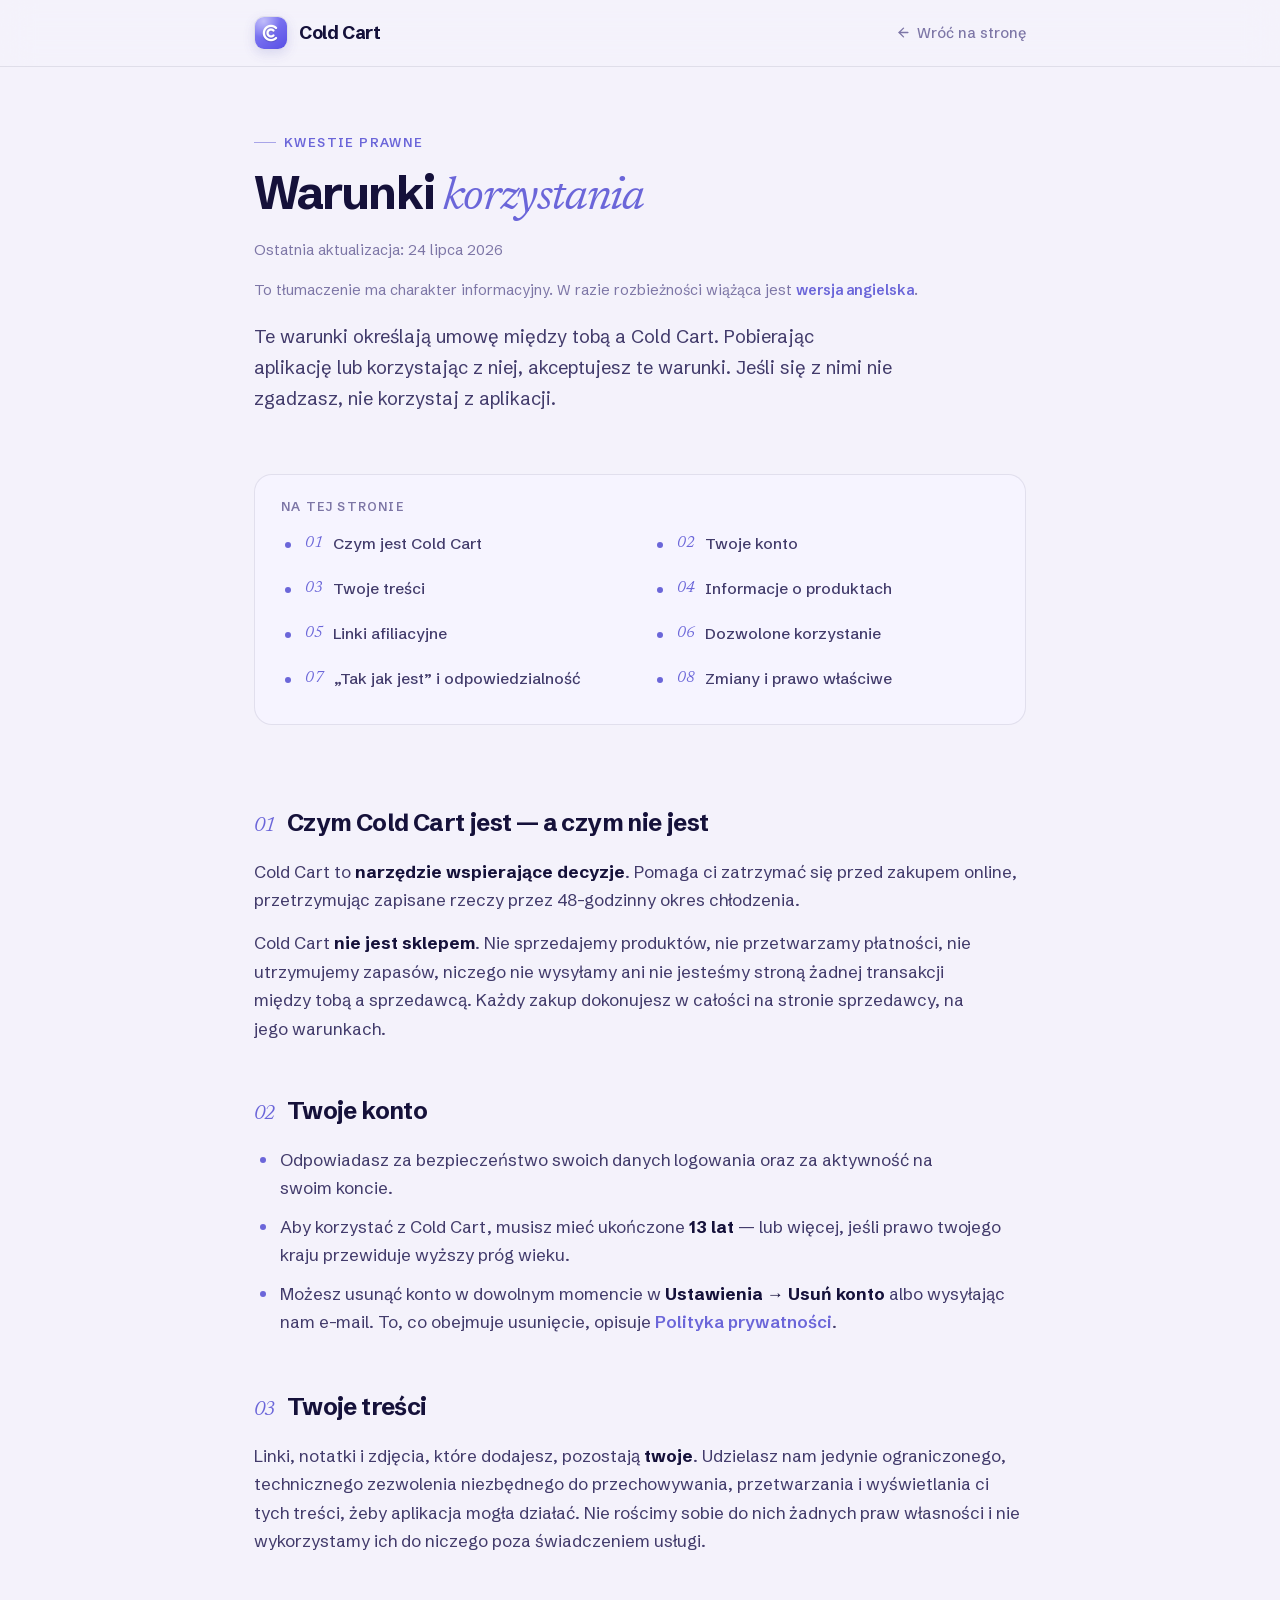
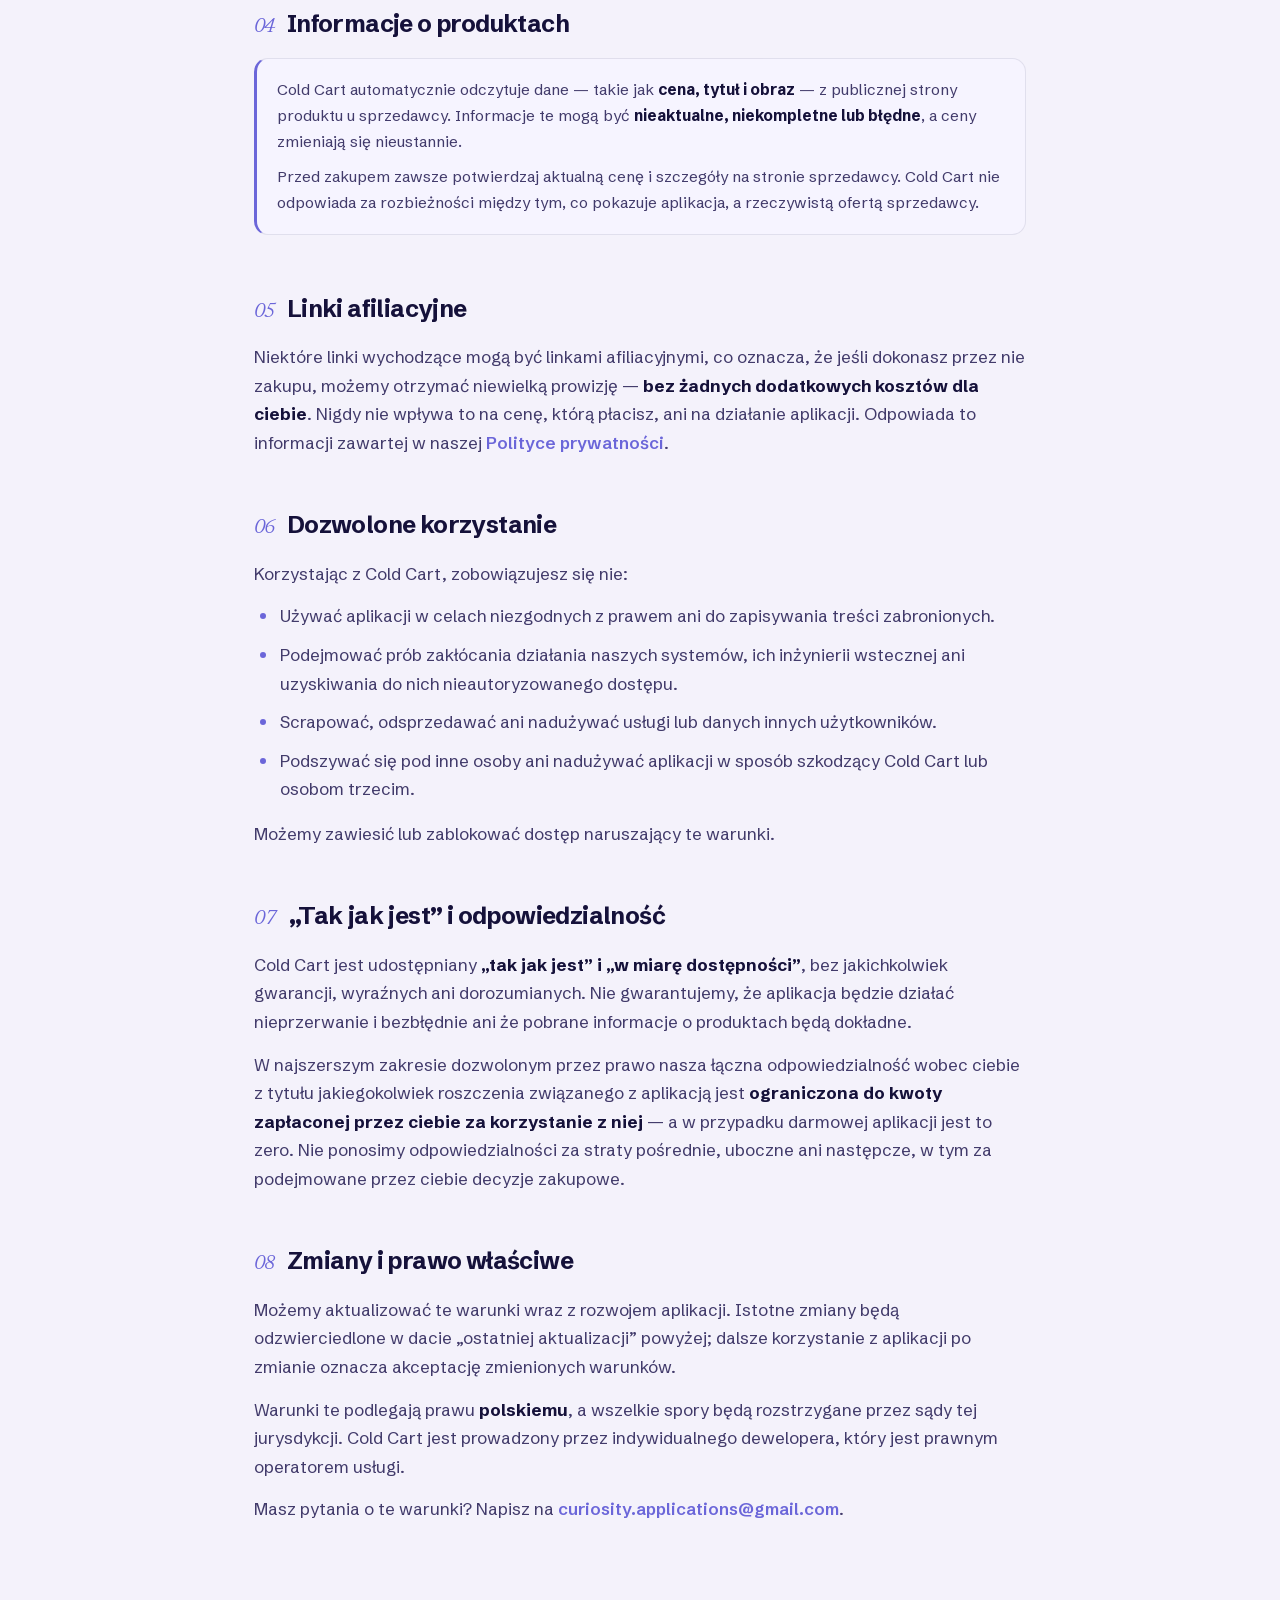
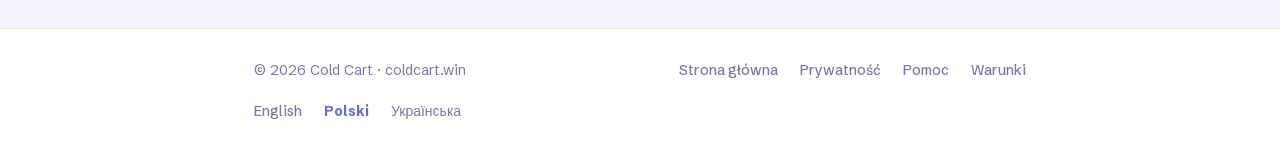
<file: pl/terms.html>
<!DOCTYPE html>
<html lang="pl">
<head>
<meta charset="utf-8">
<meta name="viewport" content="width=device-width, initial-scale=1, viewport-fit=cover">
<title>Warunki korzystania — Cold Cart</title>
<meta name="description" content="Warunki regulujące korzystanie z aplikacji Cold Cart.">
<meta name="theme-color" content="#f4f2fb">
<link rel="canonical" href="https://coldcart.win/pl/terms.html">
<link rel="alternate" hreflang="en" href="https://coldcart.win/terms.html">
<link rel="alternate" hreflang="pl" href="https://coldcart.win/pl/terms.html">
<link rel="alternate" hreflang="uk" href="https://coldcart.win/uk/terms.html">
<link rel="alternate" hreflang="x-default" href="https://coldcart.win/terms.html">
<link rel="icon" type="image/png" href="/assets/favicon.png">
<link rel="apple-touch-icon" href="/assets/app-icon.png">
<link rel="stylesheet" href="/assets/legal.css">
</head>
<body>

<header class="lg-header">
  <div class="in">
    <a class="lg-brand" href="index.html"><img src="/assets/logo.png" alt="Logo Cold Cart" width="34" height="34">Cold Cart</a>
    <a class="lg-back" href="index.html"><svg viewBox="0 0 24 24" fill="none" stroke="currentColor" stroke-width="2.2" stroke-linecap="round" stroke-linejoin="round"><line x1="19" y1="12" x2="5" y2="12"></line><polyline points="12 19 5 12 12 5"></polyline></svg> Wróć na stronę</a>
  </div>
</header>

<div class="lg-hero">
  <span class="lg-eyebrow">Kwestie prawne</span>
  <h1>Warunki <span class="serif">korzystania</span></h1>
  <p class="lg-updated">Ostatnia aktualizacja: 24 lipca 2026</p>
  <p class="lg-updated">To tłumaczenie ma charakter informacyjny. W razie rozbieżności wiążąca jest <a href="/terms.html">wersja angielska</a>.</p>
  <p class="lg-intro">Te warunki określają umowę między tobą a Cold Cart. Pobierając aplikację lub korzystając z niej, akceptujesz te warunki. Jeśli się z nimi nie zgadzasz, nie korzystaj z aplikacji.</p>
</div>

<main class="lg-body">
  <div class="lg-toc">
    <h4>Na tej stronie</h4>
    <ol>
      <li><a href="#what">Czym jest Cold Cart</a></li>
      <li><a href="#accounts">Twoje konto</a></li>
      <li><a href="#content">Twoje treści</a></li>
      <li><a href="#product-info">Informacje o produktach</a></li>
      <li><a href="#affiliate">Linki afiliacyjne</a></li>
      <li><a href="#use">Dozwolone korzystanie</a></li>
      <li><a href="#warranty">„Tak jak jest” i odpowiedzialność</a></li>
      <li><a href="#changes">Zmiany i prawo właściwe</a></li>
    </ol>
  </div>

  <section id="what">
    <h2><span class="n">01</span>Czym Cold Cart jest — a czym nie jest</h2>
    <p>Cold Cart to <strong>narzędzie wspierające decyzje</strong>. Pomaga ci zatrzymać się przed zakupem online, przetrzymując zapisane rzeczy przez 48-godzinny okres chłodzenia.</p>
    <p>Cold Cart <strong>nie jest sklepem</strong>. Nie sprzedajemy produktów, nie przetwarzamy płatności, nie utrzymujemy zapasów, niczego nie wysyłamy ani nie jesteśmy stroną żadnej transakcji między tobą a sprzedawcą. Każdy zakup dokonujesz w całości na stronie sprzedawcy, na jego warunkach.</p>
  </section>

  <section id="accounts">
    <h2><span class="n">02</span>Twoje konto</h2>
    <ul>
      <li>Odpowiadasz za bezpieczeństwo swoich danych logowania oraz za aktywność na swoim koncie.</li>
      <li>Aby korzystać z Cold Cart, musisz mieć ukończone <b>13 lat</b> — lub więcej, jeśli prawo twojego kraju przewiduje wyższy próg wieku.</li>
      <li>Możesz usunąć konto w dowolnym momencie w <b>Ustawienia → Usuń konto</b> albo wysyłając nam e-mail. To, co obejmuje usunięcie, opisuje <a href="privacy.html">Polityka prywatności</a>.</li>
    </ul>
  </section>

  <section id="content">
    <h2><span class="n">03</span>Twoje treści</h2>
    <p>Linki, notatki i zdjęcia, które dodajesz, pozostają <strong>twoje</strong>. Udzielasz nam jedynie ograniczonego, technicznego zezwolenia niezbędnego do przechowywania, przetwarzania i wyświetlania ci tych treści, żeby aplikacja mogła działać. Nie rościmy sobie do nich żadnych praw własności i nie wykorzystamy ich do niczego poza świadczeniem usługi.</p>
  </section>

  <section id="product-info">
    <h2><span class="n">04</span>Informacje o produktach</h2>
    <div class="callout">
      <p>Cold Cart automatycznie odczytuje dane — takie jak <strong>cena, tytuł i obraz</strong> — z publicznej strony produktu u sprzedawcy. Informacje te mogą być <strong>nieaktualne, niekompletne lub błędne</strong>, a ceny zmieniają się nieustannie.</p>
      <p>Przed zakupem zawsze potwierdzaj aktualną cenę i szczegóły na stronie sprzedawcy. Cold Cart nie odpowiada za rozbieżności między tym, co pokazuje aplikacja, a rzeczywistą ofertą sprzedawcy.</p>
    </div>
  </section>

  <section id="affiliate">
    <h2><span class="n">05</span>Linki afiliacyjne</h2>
    <p>Niektóre linki wychodzące mogą być linkami afiliacyjnymi, co oznacza, że jeśli dokonasz przez nie zakupu, możemy otrzymać niewielką prowizję — <strong>bez żadnych dodatkowych kosztów dla ciebie</strong>. Nigdy nie wpływa to na cenę, którą płacisz, ani na działanie aplikacji. Odpowiada to informacji zawartej w naszej <a href="privacy.html#affiliate">Polityce prywatności</a>.</p>
  </section>

  <section id="use">
    <h2><span class="n">06</span>Dozwolone korzystanie</h2>
    <p>Korzystając z Cold Cart, zobowiązujesz się nie:</p>
    <ul>
      <li>Używać aplikacji w celach niezgodnych z prawem ani do zapisywania treści zabronionych.</li>
      <li>Podejmować prób zakłócania działania naszych systemów, ich inżynierii wstecznej ani uzyskiwania do nich nieautoryzowanego dostępu.</li>
      <li>Scrapować, odsprzedawać ani nadużywać usługi lub danych innych użytkowników.</li>
      <li>Podszywać się pod inne osoby ani nadużywać aplikacji w sposób szkodzący Cold Cart lub osobom trzecim.</li>
    </ul>
    <p>Możemy zawiesić lub zablokować dostęp naruszający te warunki.</p>
  </section>

  <section id="warranty">
    <h2><span class="n">07</span>„Tak jak jest” i odpowiedzialność</h2>
    <p>Cold Cart jest udostępniany <strong>„tak jak jest” i „w miarę dostępności”</strong>, bez jakichkolwiek gwarancji, wyraźnych ani dorozumianych. Nie gwarantujemy, że aplikacja będzie działać nieprzerwanie i bezbłędnie ani że pobrane informacje o produktach będą dokładne.</p>
    <p>W najszerszym zakresie dozwolonym przez prawo nasza łączna odpowiedzialność wobec ciebie z tytułu jakiegokolwiek roszczenia związanego z aplikacją jest <strong>ograniczona do kwoty zapłaconej przez ciebie za korzystanie z niej</strong> — a w przypadku darmowej aplikacji jest to zero. Nie ponosimy odpowiedzialności za straty pośrednie, uboczne ani następcze, w tym za podejmowane przez ciebie decyzje zakupowe.</p>
  </section>

  <section id="changes">
    <h2><span class="n">08</span>Zmiany i prawo właściwe</h2>
    <p>Możemy aktualizować te warunki wraz z rozwojem aplikacji. Istotne zmiany będą odzwierciedlone w dacie „ostatniej aktualizacji” powyżej; dalsze korzystanie z aplikacji po zmianie oznacza akceptację zmienionych warunków.</p>
    <p>Warunki te podlegają prawu <strong>polskiemu</strong>, a wszelkie spory będą rozstrzygane przez sądy tej jurysdykcji. Cold Cart jest prowadzony przez indywidualnego dewelopera, który jest prawnym operatorem usługi.</p>
    <p>Masz pytania o te warunki? Napisz na <a href="mailto:curiosity.applications@gmail.com">curiosity.applications@gmail.com</a>.</p>
  </section>
</main>

<footer class="lg-footer">
  <div class="in">
    <span>© <span class="yr">2026</span> Cold Cart · coldcart.win</span>
    <nav>
      <a href="index.html">Strona główna</a>
      <a href="privacy.html">Prywatność</a>
      <a href="support.html">Pomoc</a>
      <a href="terms.html">Warunki</a>
    </nav>
    <nav class="lang-switch" id="langSwitch" aria-label="Język"></nav>
  </div>
</footer>

<script>document.querySelectorAll('.yr').forEach(function(e){e.textContent=new Date().getFullYear();});</script>
<script src="/assets/locales.js" defer></script>
</body>
</html>
</file>
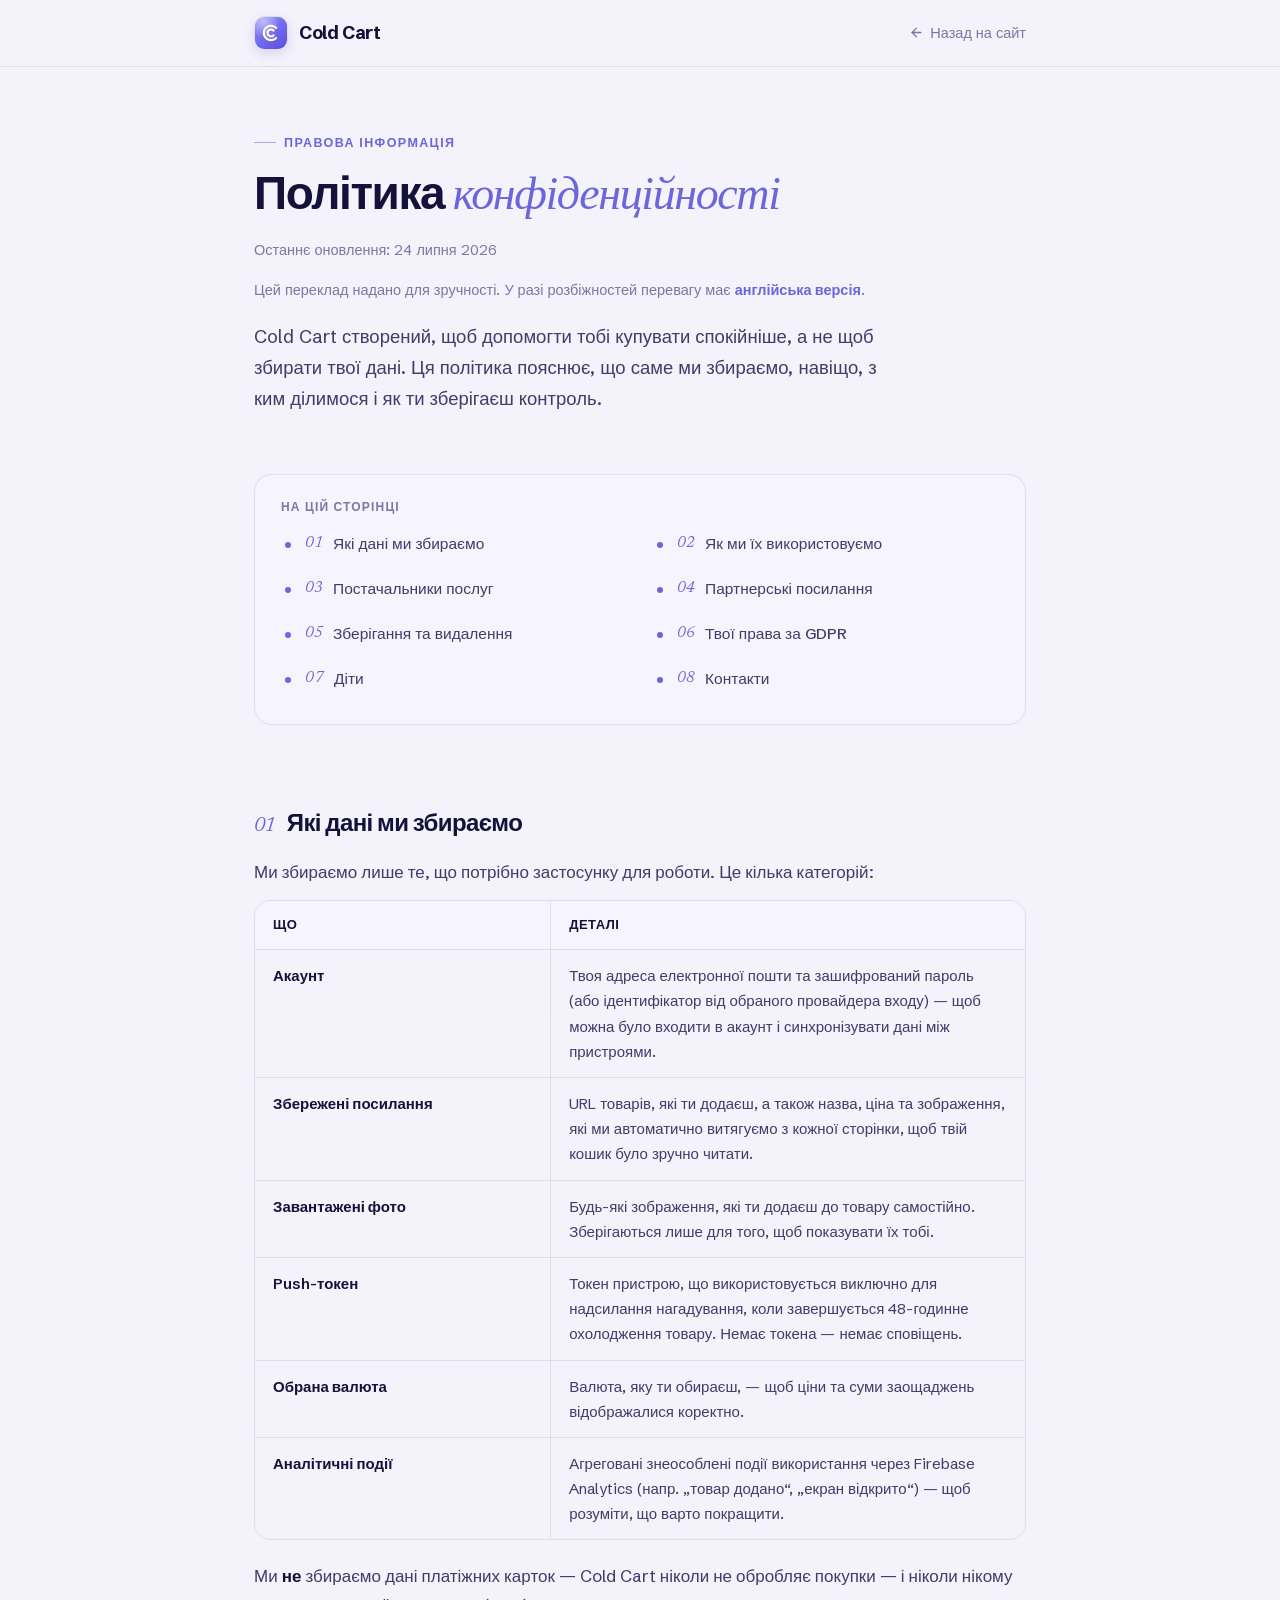
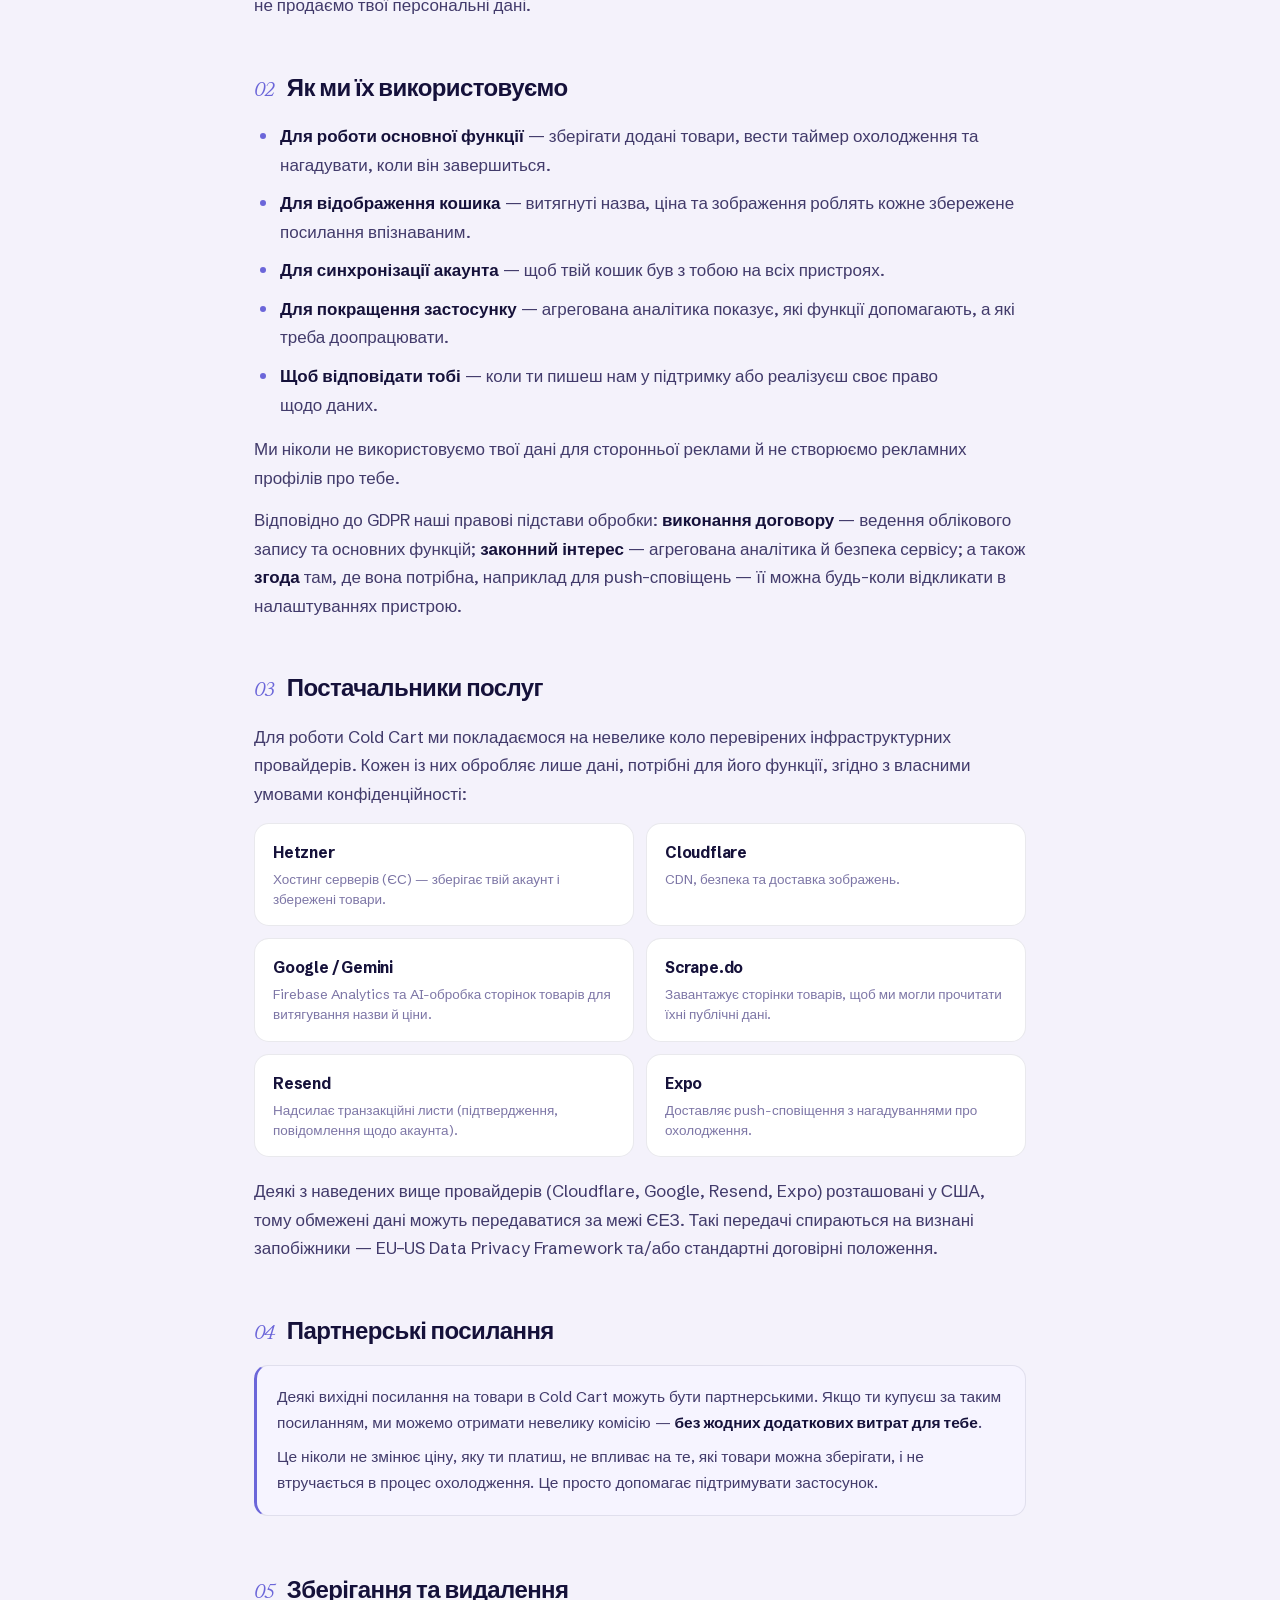
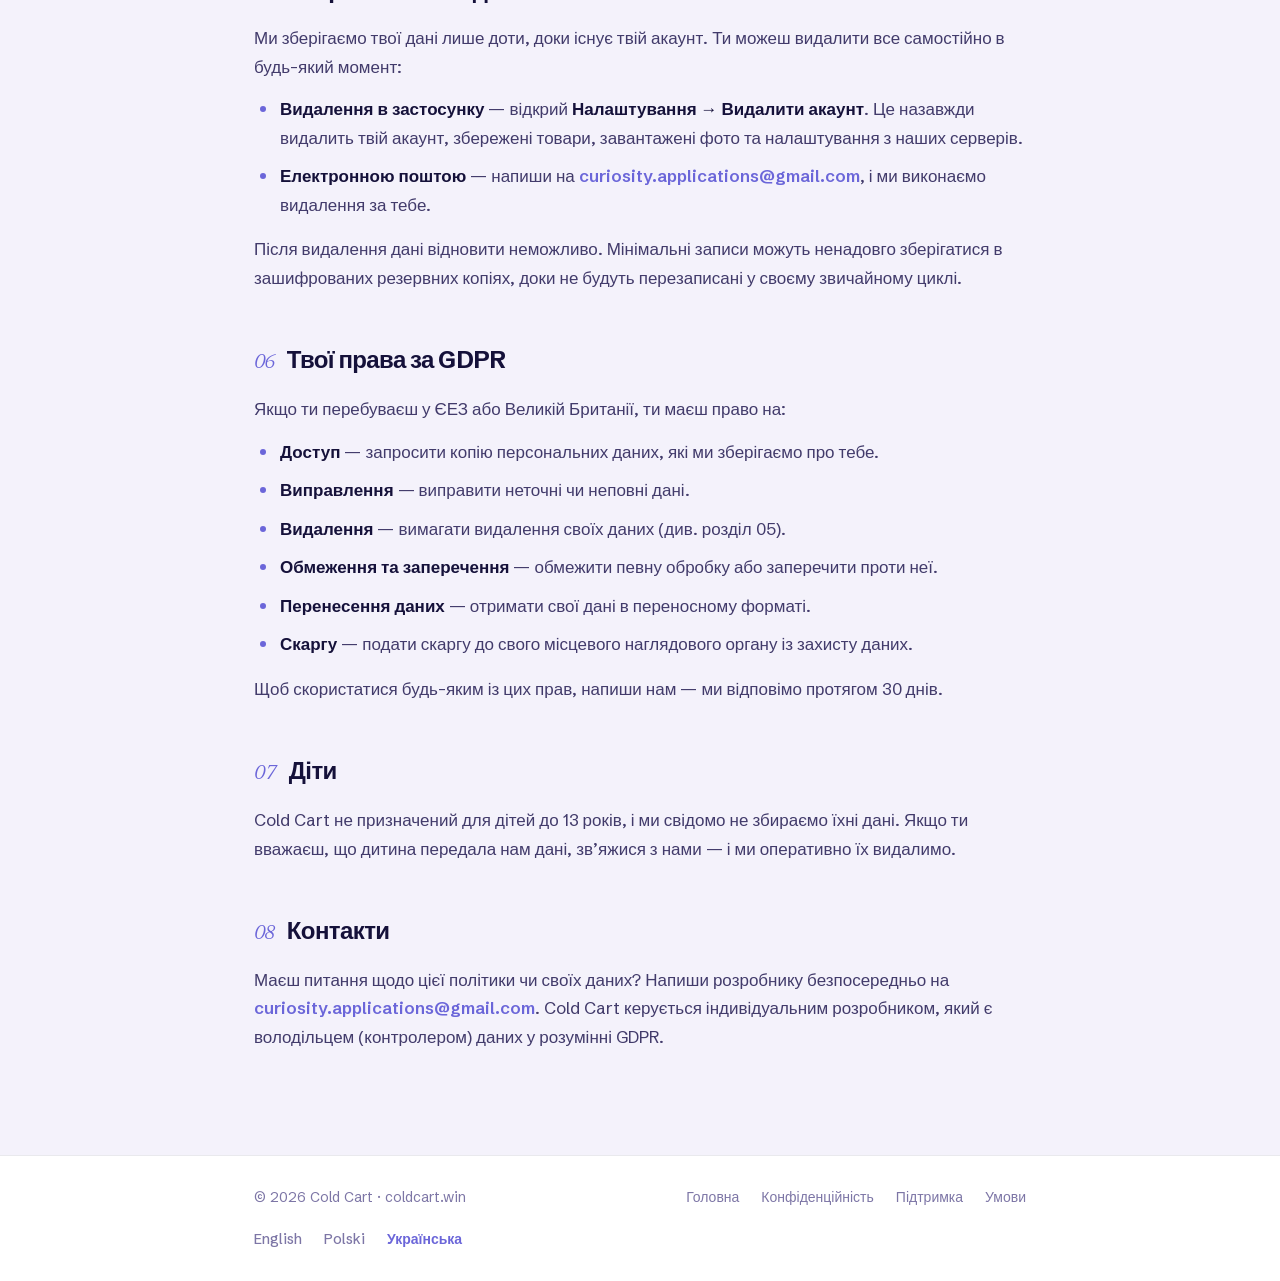
<file: uk/privacy.html>
<!DOCTYPE html>
<html lang="uk">
<head>
<meta charset="utf-8">
<meta name="viewport" content="width=device-width, initial-scale=1, viewport-fit=cover">
<title>Політика конфіденційності — Cold Cart</title>
<meta name="description" content="Як Cold Cart збирає, використовує та захищає твої дані — і які права ти маєш щодо них.">
<meta name="theme-color" content="#f4f2fb">
<link rel="canonical" href="https://coldcart.win/uk/privacy.html">
<link rel="alternate" hreflang="en" href="https://coldcart.win/privacy.html">
<link rel="alternate" hreflang="pl" href="https://coldcart.win/pl/privacy.html">
<link rel="alternate" hreflang="uk" href="https://coldcart.win/uk/privacy.html">
<link rel="alternate" hreflang="x-default" href="https://coldcart.win/privacy.html">
<link rel="icon" type="image/png" href="/assets/favicon.png">
<link rel="apple-touch-icon" href="/assets/app-icon.png">
<link rel="stylesheet" href="/assets/legal.css">
</head>
<body>

<header class="lg-header">
  <div class="in">
    <a class="lg-brand" href="index.html"><img src="/assets/logo.png" alt="Логотип Cold Cart" width="34" height="34">Cold Cart</a>
    <a class="lg-back" href="index.html"><svg viewBox="0 0 24 24" fill="none" stroke="currentColor" stroke-width="2.2" stroke-linecap="round" stroke-linejoin="round"><line x1="19" y1="12" x2="5" y2="12"></line><polyline points="12 19 5 12 12 5"></polyline></svg> Назад на сайт</a>
  </div>
</header>

<div class="lg-hero">
  <span class="lg-eyebrow">Правова інформація</span>
  <h1>Політика <span class="serif">конфіденційності</span></h1>
  <p class="lg-updated">Останнє оновлення: 24 липня 2026</p>
  <p class="lg-updated">Цей переклад надано для зручності. У разі розбіжностей перевагу має <a href="/privacy.html">англійська версія</a>.</p>
  <p class="lg-intro">Cold Cart створений, щоб допомогти тобі купувати спокійніше, а не щоб збирати твої дані. Ця політика пояснює, що саме ми збираємо, навіщо, з ким ділимося і як ти зберігаєш контроль.</p>
</div>

<main class="lg-body">
  <div class="lg-toc">
    <h4>На цій сторінці</h4>
    <ol>
      <li><a href="#collect">Які дані ми збираємо</a></li>
      <li><a href="#use">Як ми їх використовуємо</a></li>
      <li><a href="#providers">Постачальники послуг</a></li>
      <li><a href="#affiliate">Партнерські посилання</a></li>
      <li><a href="#retention">Зберігання та видалення</a></li>
      <li><a href="#rights">Твої права за GDPR</a></li>
      <li><a href="#children">Діти</a></li>
      <li><a href="#contact">Контакти</a></li>
    </ol>
  </div>

  <section id="collect">
    <h2><span class="n">01</span>Які дані ми збираємо</h2>
    <p>Ми збираємо лише те, що потрібно застосунку для роботи. Це кілька категорій:</p>
    <div class="dtable">
      <div class="row"><div class="c">Що</div><div class="c">Деталі</div></div>
      <div class="row"><div class="c">Акаунт</div><div class="c">Твоя адреса електронної пошти та зашифрований пароль (або ідентифікатор від обраного провайдера входу) — щоб можна було входити в акаунт і синхронізувати дані між пристроями.</div></div>
      <div class="row"><div class="c">Збережені посилання</div><div class="c">URL товарів, які ти додаєш, а також назва, ціна та зображення, які ми автоматично витягуємо з кожної сторінки, щоб твій кошик було зручно читати.</div></div>
      <div class="row"><div class="c">Завантажені фото</div><div class="c">Будь-які зображення, які ти додаєш до товару самостійно. Зберігаються лише для того, щоб показувати їх тобі.</div></div>
      <div class="row"><div class="c">Push-токен</div><div class="c">Токен пристрою, що використовується виключно для надсилання нагадування, коли завершується 48-годинне охолодження товару. Немає токена — немає сповіщень.</div></div>
      <div class="row"><div class="c">Обрана валюта</div><div class="c">Валюта, яку ти обираєш, — щоб ціни та суми заощаджень відображалися коректно.</div></div>
      <div class="row"><div class="c">Аналітичні події</div><div class="c">Агреговані знеособлені події використання через Firebase Analytics (напр. „товар додано“, „екран відкрито“) — щоб розуміти, що варто покращити.</div></div>
    </div>
    <p>Ми <strong>не</strong> збираємо дані платіжних карток — Cold Cart ніколи не обробляє покупки — і ніколи нікому не продаємо твої персональні дані.</p>
  </section>

  <section id="use">
    <h2><span class="n">02</span>Як ми їх використовуємо</h2>
    <ul>
      <li><b>Для роботи основної функції</b> — зберігати додані товари, вести таймер охолодження та нагадувати, коли він завершиться.</li>
      <li><b>Для відображення кошика</b> — витягнуті назва, ціна та зображення роблять кожне збережене посилання впізнаваним.</li>
      <li><b>Для синхронізації акаунта</b> — щоб твій кошик був з тобою на всіх пристроях.</li>
      <li><b>Для покращення застосунку</b> — агрегована аналітика показує, які функції допомагають, а які треба доопрацювати.</li>
      <li><b>Щоб відповідати тобі</b> — коли ти пишеш нам у підтримку або реалізуєш своє право щодо даних.</li>
    </ul>
    <p>Ми ніколи не використовуємо твої дані для сторонньої реклами й не створюємо рекламних профілів про тебе.</p>
    <p>Відповідно до GDPR наші правові підстави обробки: <b>виконання договору</b> — ведення облікового запису та основних функцій; <b>законний інтерес</b> — агрегована аналітика й безпека сервісу; а також <b>згода</b> там, де вона потрібна, наприклад для push-сповіщень — її можна будь-коли відкликати в налаштуваннях пристрою.</p>
  </section>

  <section id="providers">
    <h2><span class="n">03</span>Постачальники послуг</h2>
    <p>Для роботи Cold Cart ми покладаємося на невелике коло перевірених інфраструктурних провайдерів. Кожен із них обробляє лише дані, потрібні для його функції, згідно з власними умовами конфіденційності:</p>
    <div class="providers">
      <div class="prov"><b>Hetzner</b><span>Хостинг серверів (ЄС) — зберігає твій акаунт і збережені товари.</span></div>
      <div class="prov"><b>Cloudflare</b><span>CDN, безпека та доставка зображень.</span></div>
      <div class="prov"><b>Google / Gemini</b><span>Firebase Analytics та AI-обробка сторінок товарів для витягування назви й ціни.</span></div>
      <div class="prov"><b>Scrape.do</b><span>Завантажує сторінки товарів, щоб ми могли прочитати їхні публічні дані.</span></div>
      <div class="prov"><b>Resend</b><span>Надсилає транзакційні листи (підтвердження, повідомлення щодо акаунта).</span></div>
      <div class="prov"><b>Expo</b><span>Доставляє push-сповіщення з нагадуваннями про охолодження.</span></div>
    </div>
  <p>Деякі з наведених вище провайдерів (Cloudflare, Google, Resend, Expo) розташовані у США, тому обмежені дані можуть передаватися за межі ЄЕЗ. Такі передачі спираються на визнані запобіжники — EU–US Data Privacy Framework та/або стандартні договірні положення.</p>
  </section>

  <section id="affiliate">
    <h2><span class="n">04</span>Партнерські посилання</h2>
    <div class="callout">
      <p>Деякі вихідні посилання на товари в Cold Cart можуть бути партнерськими. Якщо ти купуєш за таким посиланням, ми можемо отримати невелику комісію — <strong>без жодних додаткових витрат для тебе</strong>.</p>
      <p>Це ніколи не змінює ціну, яку ти платиш, не впливає на те, які товари можна зберігати, і не втручається в процес охолодження. Це просто допомагає підтримувати застосунок.</p>
    </div>
  </section>

  <section id="retention">
    <h2><span class="n">05</span>Зберігання та видалення</h2>
    <p>Ми зберігаємо твої дані лише доти, доки існує твій акаунт. Ти можеш видалити все самостійно в будь-який момент:</p>
    <ul>
      <li><b>Видалення в застосунку</b> — відкрий <b>Налаштування → Видалити акаунт</b>. Це назавжди видалить твій акаунт, збережені товари, завантажені фото та налаштування з наших серверів.</li>
      <li><b>Електронною поштою</b> — напиши на <a href="mailto:curiosity.applications@gmail.com">curiosity.applications@gmail.com</a>, і ми виконаємо видалення за тебе.</li>
    </ul>
    <p>Після видалення дані відновити неможливо. Мінімальні записи можуть ненадовго зберігатися в зашифрованих резервних копіях, доки не будуть перезаписані у своєму звичайному циклі.</p>
  </section>

  <section id="rights">
    <h2><span class="n">06</span>Твої права за GDPR</h2>
    <p>Якщо ти перебуваєш у ЄЕЗ або Великій Британії, ти маєш право на:</p>
    <ul>
      <li><b>Доступ</b> — запросити копію персональних даних, які ми зберігаємо про тебе.</li>
      <li><b>Виправлення</b> — виправити неточні чи неповні дані.</li>
      <li><b>Видалення</b> — вимагати видалення своїх даних (див. розділ 05).</li>
      <li><b>Обмеження та заперечення</b> — обмежити певну обробку або заперечити проти неї.</li>
      <li><b>Перенесення даних</b> — отримати свої дані в переносному форматі.</li>
      <li><b>Скаргу</b> — подати скаргу до свого місцевого наглядового органу із захисту даних.</li>
    </ul>
    <p>Щоб скористатися будь-яким із цих прав, напиши нам — ми відповімо протягом 30 днів.</p>
  </section>

  <section id="children">
    <h2><span class="n">07</span>Діти</h2>
    <p>Cold Cart не призначений для дітей до 13 років, і ми свідомо не збираємо їхні дані. Якщо ти вважаєш, що дитина передала нам дані, зв’яжися з нами — і ми оперативно їх видалимо.</p>
  </section>

  <section id="contact">
    <h2><span class="n">08</span>Контакти</h2>
    <p>Маєш питання щодо цієї політики чи своїх даних? Напиши розробнику безпосередньо на <a href="mailto:curiosity.applications@gmail.com">curiosity.applications@gmail.com</a>. Cold Cart керується індивідуальним розробником, який є володільцем (контролером) даних у розумінні GDPR.</p>
  </section>
</main>

<footer class="lg-footer">
  <div class="in">
    <span>© <span class="yr">2026</span> Cold Cart · coldcart.win</span>
    <nav>
      <a href="index.html">Головна</a>
      <a href="privacy.html">Конфіденційність</a>
      <a href="support.html">Підтримка</a>
      <a href="terms.html">Умови</a>
    </nav>
    <nav class="lang-switch" id="langSwitch" aria-label="Мова"></nav>
  </div>
</footer>

<script>document.querySelectorAll('.yr').forEach(function(e){e.textContent=new Date().getFullYear();});</script>
<script src="/assets/locales.js" defer></script>
</body>
</html>
</file>
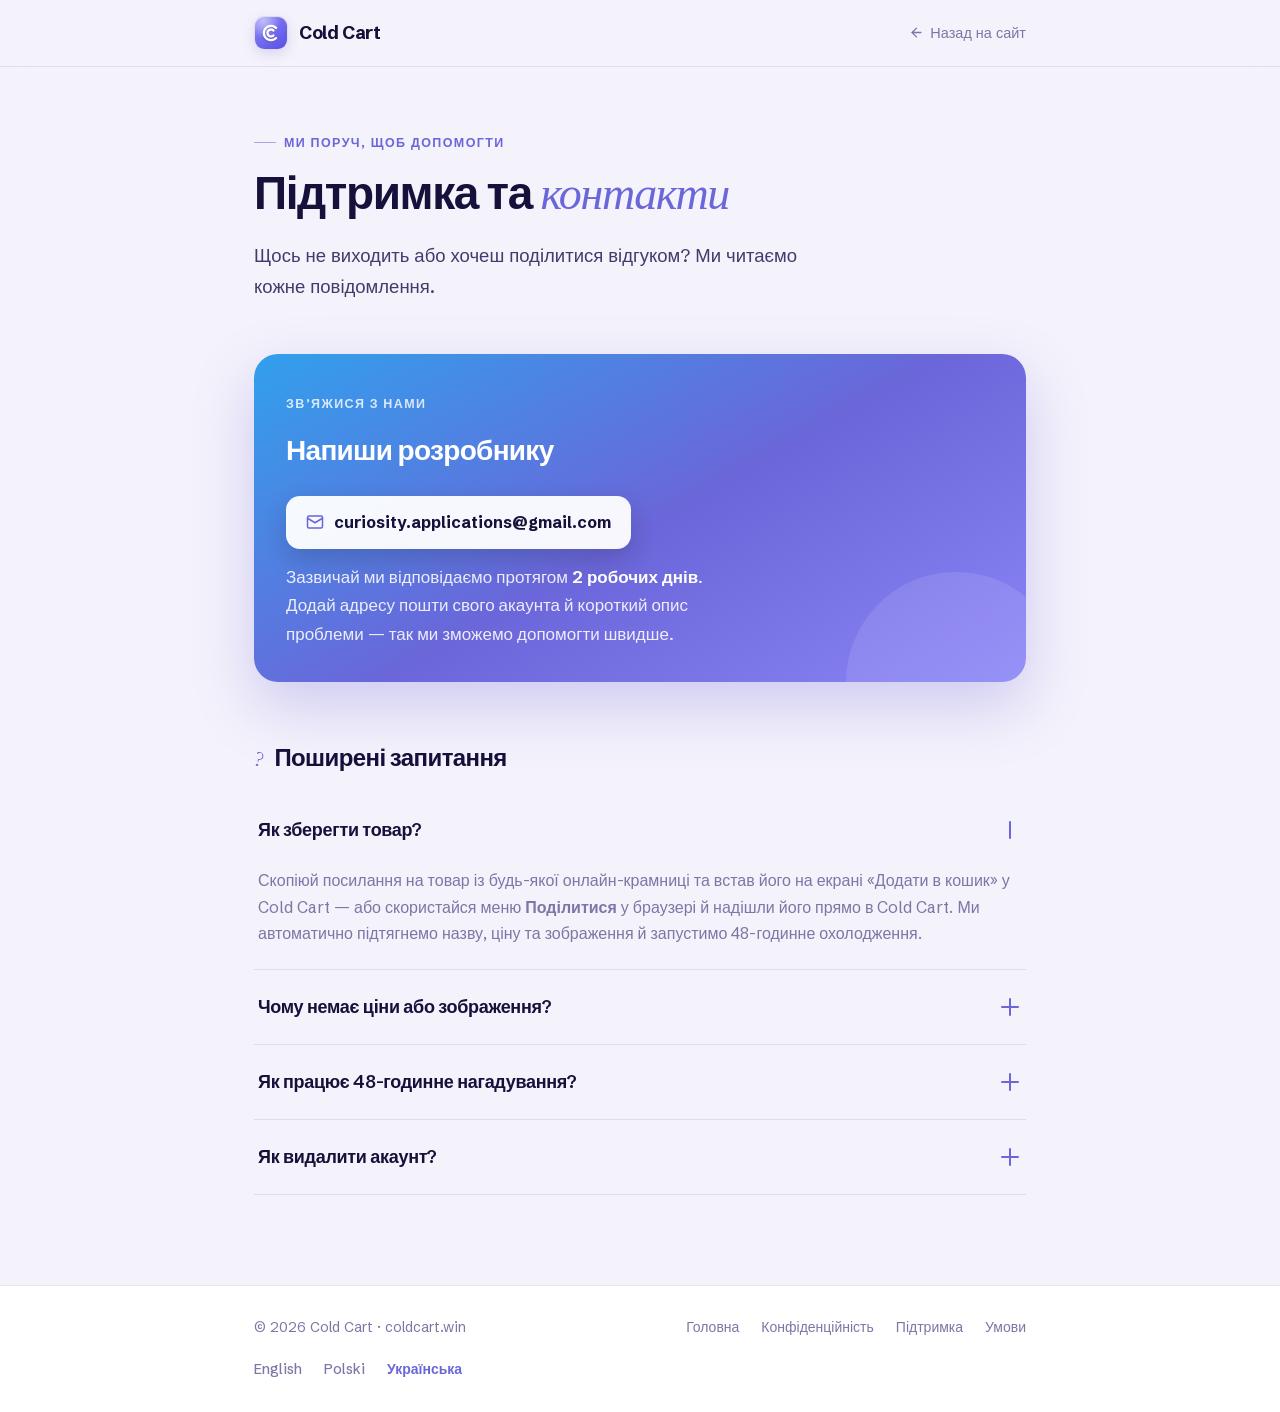
<file: uk/support.html>
<!DOCTYPE html>
<html lang="uk">
<head>
<meta charset="utf-8">
<meta name="viewport" content="width=device-width, initial-scale=1, viewport-fit=cover">
<title>Підтримка — Cold Cart</title>
<meta name="description" content="Отримай допомогу з Cold Cart. Зв’яжися з командою та переглянь відповіді на поширені запитання.">
<meta name="theme-color" content="#f4f2fb">
<link rel="canonical" href="https://coldcart.win/uk/support.html">
<link rel="alternate" hreflang="en" href="https://coldcart.win/support.html">
<link rel="alternate" hreflang="pl" href="https://coldcart.win/pl/support.html">
<link rel="alternate" hreflang="uk" href="https://coldcart.win/uk/support.html">
<link rel="alternate" hreflang="x-default" href="https://coldcart.win/support.html">
<link rel="icon" type="image/png" href="/assets/favicon.png">
<link rel="apple-touch-icon" href="/assets/app-icon.png">
<link rel="stylesheet" href="/assets/legal.css">
</head>
<body>

<header class="lg-header">
  <div class="in">
    <a class="lg-brand" href="index.html"><img src="/assets/logo.png" alt="Логотип Cold Cart" width="34" height="34">Cold Cart</a>
    <a class="lg-back" href="index.html"><svg viewBox="0 0 24 24" fill="none" stroke="currentColor" stroke-width="2.2" stroke-linecap="round" stroke-linejoin="round"><line x1="19" y1="12" x2="5" y2="12"></line><polyline points="12 19 5 12 12 5"></polyline></svg> Назад на сайт</a>
  </div>
</header>

<div class="lg-hero">
  <span class="lg-eyebrow">Ми поруч, щоб допомогти</span>
  <h1>Підтримка та <span class="serif">контакти</span></h1>
  <p class="lg-intro">Щось не виходить або хочеш поділитися відгуком? Ми читаємо кожне повідомлення.</p>
</div>

<main class="lg-body">
  <div class="contact-card">
    <span class="cc-eye">Зв’яжися з нами</span>
    <h2>Напиши розробнику</h2>
    <a class="cc-mail" href="mailto:curiosity.applications@gmail.com"><svg viewBox="0 0 24 24" fill="none" stroke="currentColor" stroke-width="2" stroke-linecap="round" stroke-linejoin="round"><rect x="2" y="4" width="20" height="16" rx="2"></rect><path d="m22 7-10 6L2 7"></path></svg>curiosity.applications@gmail.com</a>
    <p>Зазвичай ми відповідаємо протягом <strong style="color:#fff">2 робочих днів</strong>. Додай адресу пошти свого акаунта й короткий опис проблеми — так ми зможемо допомогти швидше.</p>
  </div>

  <section id="faq" style="padding-top:44px">
    <h2><span class="n">?</span>Поширені запитання</h2>
    <div class="faq-list">
      <details class="qa" open>
        <summary>Як зберегти товар? <span class="x"></span></summary>
        <div class="ans">Скопіюй посилання на товар із будь-якої онлайн-крамниці та встав його на екрані «Додати в кошик» у Cold Cart — або скористайся меню <b>Поділитися</b> у браузері й надішли його прямо в Cold Cart. Ми автоматично підтягнемо назву, ціну та зображення й запустимо 48-годинне охолодження.</div>
      </details>
      <details class="qa">
        <summary>Чому немає ціни або зображення? <span class="x"></span></summary>
        <div class="ans">Ці дані ми зчитуємо з публічної сторінки товару в крамниці. Деякі сайти блокують автоматичне зчитування, ховають ціни за логіном або верстають сторінки так, що ми не можемо їх розібрати. У такому разі товар усе одно зберігається — просто впиши назву й ціну самостійно, і охолодження працюватиме точнісінько так само.</div>
      </details>
      <details class="qa">
        <summary>Як працює 48-годинне нагадування? <span class="x"></span></summary>
        <div class="ans">Щойно ти додаєш товар, стартує 48-годинний таймер. Коли він дійде до нуля, Cold Cart надішле push-сповіщення, щоб рішення можна було ухвалити з ясною головою. Переконайся, що сповіщення для Cold Cart увімкнені в налаштуваннях телефона: без них таймер усе одно йтиме, але нагадування ти не отримаєш.</div>
      </details>
      <details class="qa">
        <summary>Як видалити акаунт? <span class="x"></span></summary>
        <div class="ans">Відкрий у застосунку <b>Налаштування → Видалити акаунт</b>. Це назавжди видалить твій акаунт, збережені товари, завантажені фото та налаштування з наших серверів. Хочеш, щоб це зробили ми? Напиши на <a href="mailto:curiosity.applications@gmail.com">curiosity.applications@gmail.com</a> — і ми все владнаємо. Деталі — у нашій <a href="privacy.html#retention">Політиці конфіденційності</a>.</div>
      </details>
    </div>
  </section>
</main>

<footer class="lg-footer">
  <div class="in">
    <span>© <span class="yr">2026</span> Cold Cart · coldcart.win</span>
    <nav>
      <a href="index.html">Головна</a>
      <a href="privacy.html">Конфіденційність</a>
      <a href="support.html">Підтримка</a>
      <a href="terms.html">Умови</a>
    </nav>
    <nav class="lang-switch" id="langSwitch" aria-label="Мова"></nav>
  </div>
</footer>

<script>document.querySelectorAll('.yr').forEach(function(e){e.textContent=new Date().getFullYear();});</script>
<script src="/assets/locales.js" defer></script>
</body>
</html>
</file>
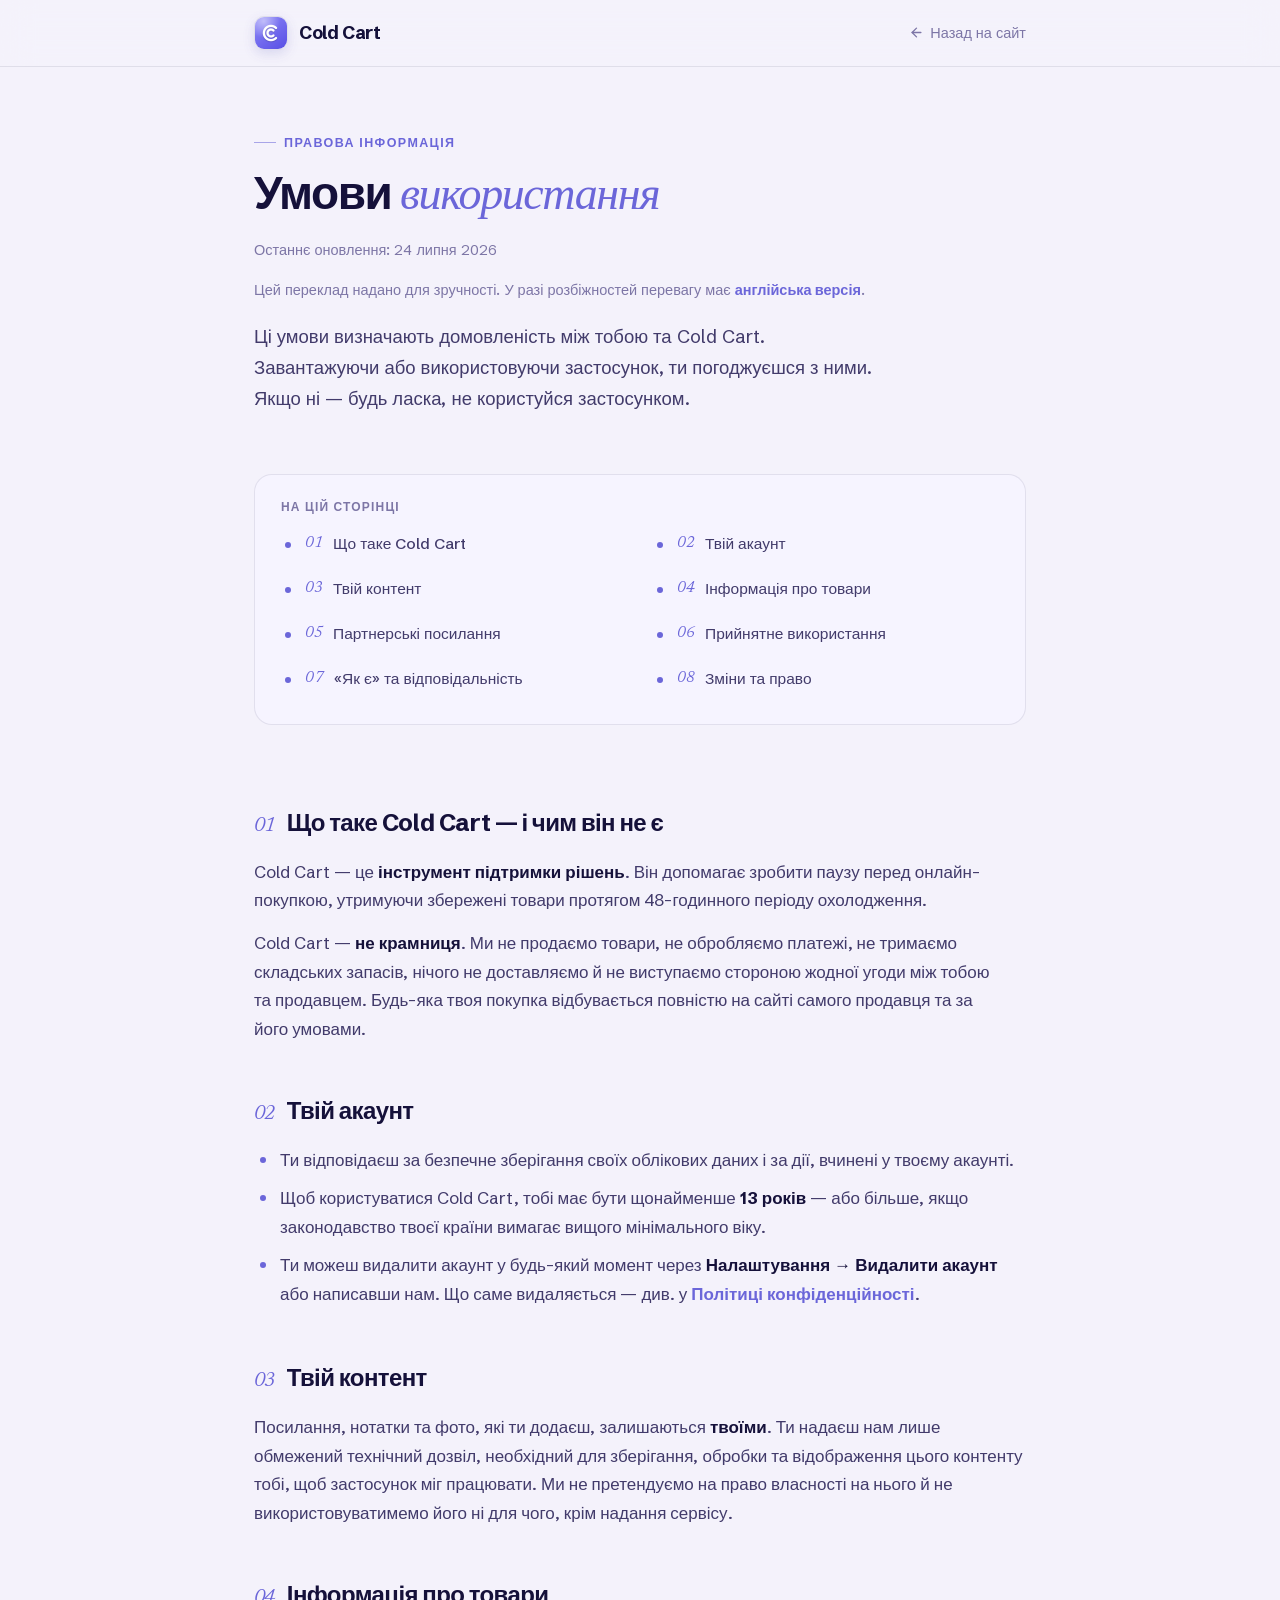
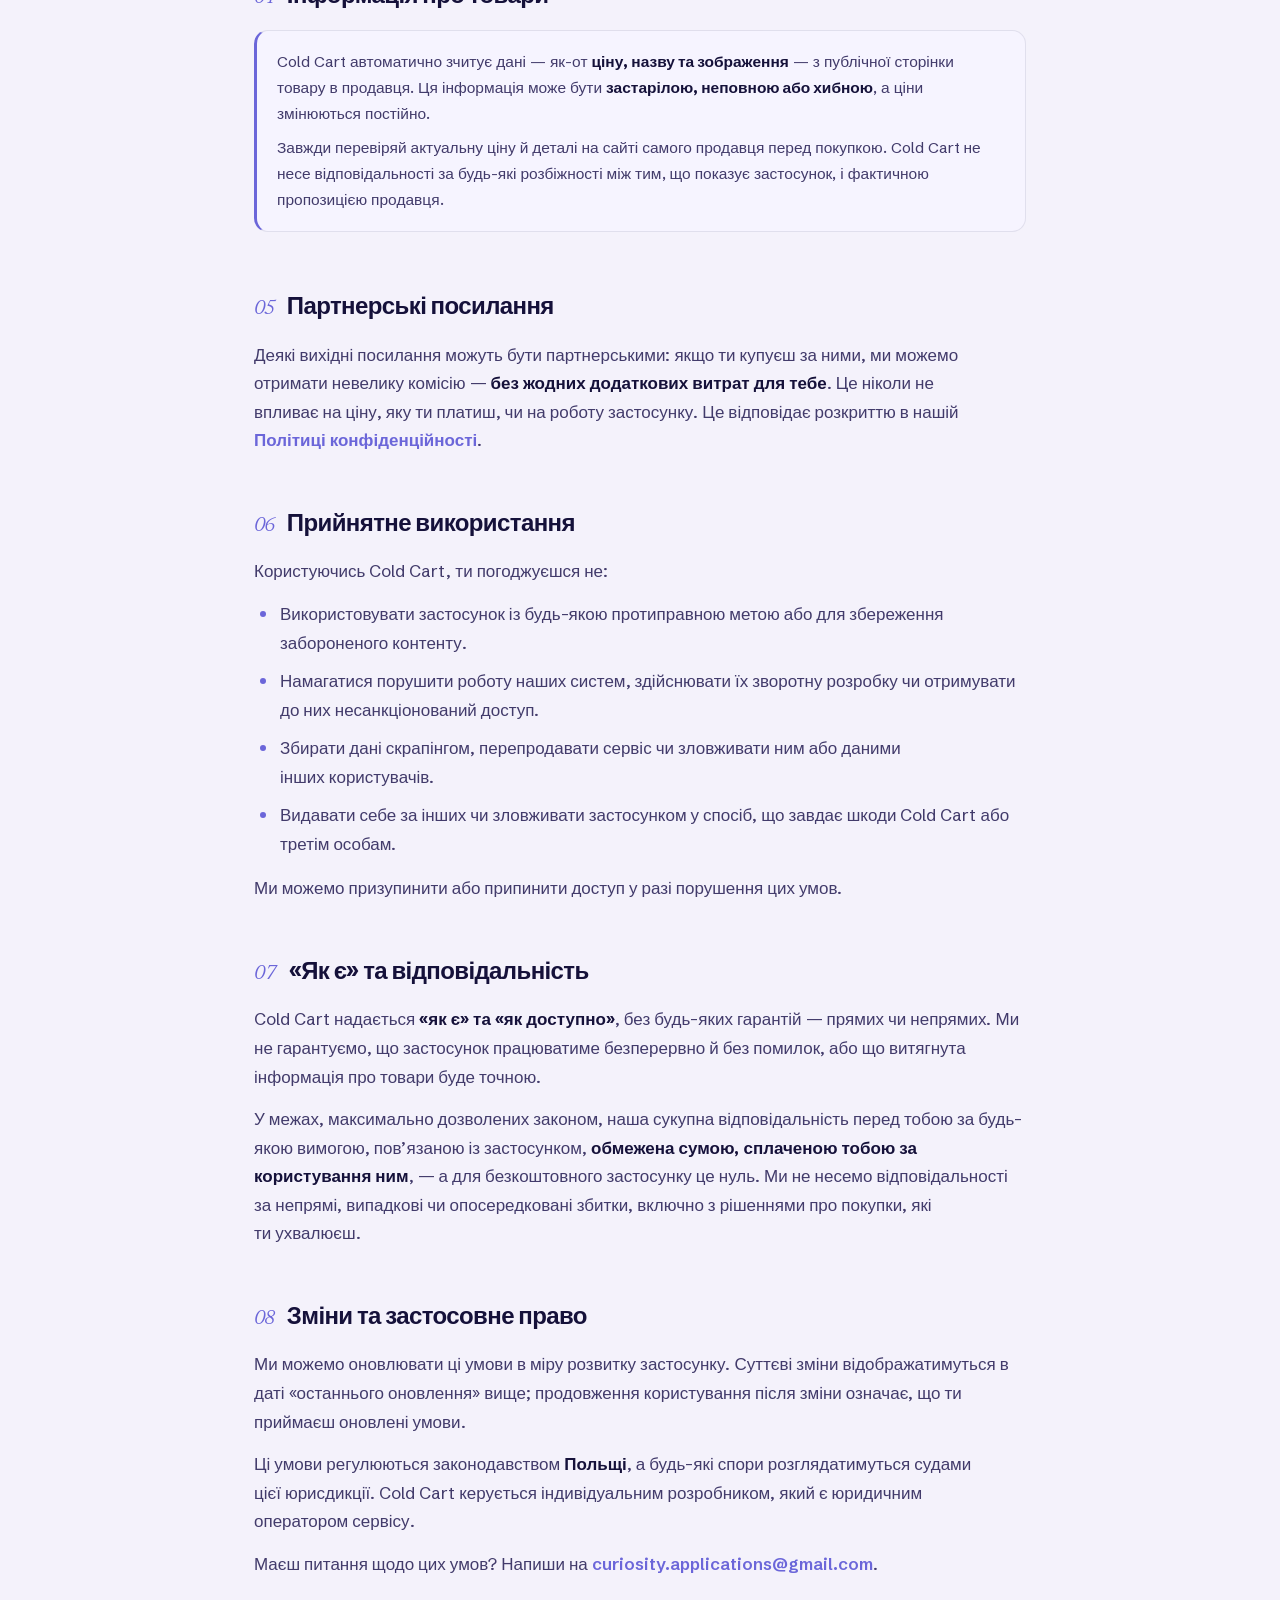
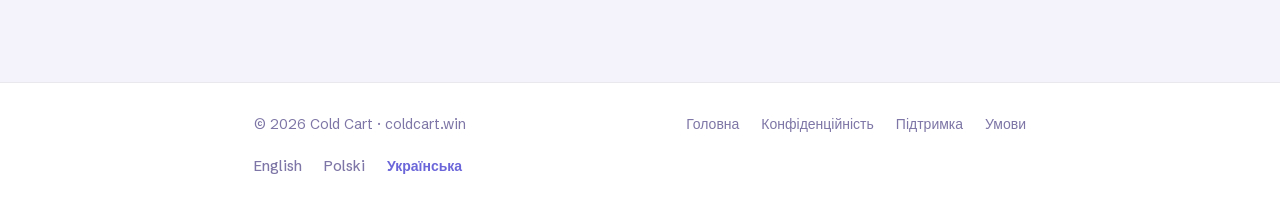
<file: uk/terms.html>
<!DOCTYPE html>
<html lang="uk">
<head>
<meta charset="utf-8">
<meta name="viewport" content="width=device-width, initial-scale=1, viewport-fit=cover">
<title>Умови використання — Cold Cart</title>
<meta name="description" content="Умови, що регулюють користування застосунком Cold Cart.">
<meta name="theme-color" content="#f4f2fb">
<link rel="canonical" href="https://coldcart.win/uk/terms.html">
<link rel="alternate" hreflang="en" href="https://coldcart.win/terms.html">
<link rel="alternate" hreflang="pl" href="https://coldcart.win/pl/terms.html">
<link rel="alternate" hreflang="uk" href="https://coldcart.win/uk/terms.html">
<link rel="alternate" hreflang="x-default" href="https://coldcart.win/terms.html">
<link rel="icon" type="image/png" href="/assets/favicon.png">
<link rel="apple-touch-icon" href="/assets/app-icon.png">
<link rel="stylesheet" href="/assets/legal.css">
</head>
<body>

<header class="lg-header">
  <div class="in">
    <a class="lg-brand" href="index.html"><img src="/assets/logo.png" alt="Логотип Cold Cart" width="34" height="34">Cold Cart</a>
    <a class="lg-back" href="index.html"><svg viewBox="0 0 24 24" fill="none" stroke="currentColor" stroke-width="2.2" stroke-linecap="round" stroke-linejoin="round"><line x1="19" y1="12" x2="5" y2="12"></line><polyline points="12 19 5 12 12 5"></polyline></svg> Назад на сайт</a>
  </div>
</header>

<div class="lg-hero">
  <span class="lg-eyebrow">Правова інформація</span>
  <h1>Умови <span class="serif">використання</span></h1>
  <p class="lg-updated">Останнє оновлення: 24 липня 2026</p>
  <p class="lg-updated">Цей переклад надано для зручності. У разі розбіжностей перевагу має <a href="/terms.html">англійська версія</a>.</p>
  <p class="lg-intro">Ці умови визначають домовленість між тобою та Cold Cart. Завантажуючи або використовуючи застосунок, ти погоджуєшся з ними. Якщо ні — будь ласка, не користуйся застосунком.</p>
</div>

<main class="lg-body">
  <div class="lg-toc">
    <h4>На цій сторінці</h4>
    <ol>
      <li><a href="#what">Що таке Cold Cart</a></li>
      <li><a href="#accounts">Твій акаунт</a></li>
      <li><a href="#content">Твій контент</a></li>
      <li><a href="#product-info">Інформація про товари</a></li>
      <li><a href="#affiliate">Партнерські посилання</a></li>
      <li><a href="#use">Прийнятне використання</a></li>
      <li><a href="#warranty">«Як є» та відповідальність</a></li>
      <li><a href="#changes">Зміни та право</a></li>
    </ol>
  </div>

  <section id="what">
    <h2><span class="n">01</span>Що таке Cold Cart — і чим він не є</h2>
    <p>Cold Cart — це <strong>інструмент підтримки рішень</strong>. Він допомагає зробити паузу перед онлайн-покупкою, утримуючи збережені товари протягом 48-годинного періоду охолодження.</p>
    <p>Cold Cart — <strong>не крамниця</strong>. Ми не продаємо товари, не обробляємо платежі, не тримаємо складських запасів, нічого не доставляємо й не виступаємо стороною жодної угоди між тобою та продавцем. Будь-яка твоя покупка відбувається повністю на сайті самого продавця та за його умовами.</p>
  </section>

  <section id="accounts">
    <h2><span class="n">02</span>Твій акаунт</h2>
    <ul>
      <li>Ти відповідаєш за безпечне зберігання своїх облікових даних і за дії, вчинені у твоєму акаунті.</li>
      <li>Щоб користуватися Cold Cart, тобі має бути щонайменше <b>13 років</b> — або більше, якщо законодавство твоєї країни вимагає вищого мінімального віку.</li>
      <li>Ти можеш видалити акаунт у будь-який момент через <b>Налаштування → Видалити акаунт</b> або написавши нам. Що саме видаляється — див. у <a href="privacy.html">Політиці конфіденційності</a>.</li>
    </ul>
  </section>

  <section id="content">
    <h2><span class="n">03</span>Твій контент</h2>
    <p>Посилання, нотатки та фото, які ти додаєш, залишаються <strong>твоїми</strong>. Ти надаєш нам лише обмежений технічний дозвіл, необхідний для зберігання, обробки та відображення цього контенту тобі, щоб застосунок міг працювати. Ми не претендуємо на право власності на нього й не використовуватимемо його ні для чого, крім надання сервісу.</p>
  </section>

  <section id="product-info">
    <h2><span class="n">04</span>Інформація про товари</h2>
    <div class="callout">
      <p>Cold Cart автоматично зчитує дані — як-от <strong>ціну, назву та зображення</strong> — з публічної сторінки товару в продавця. Ця інформація може бути <strong>застарілою, неповною або хибною</strong>, а ціни змінюються постійно.</p>
      <p>Завжди перевіряй актуальну ціну й деталі на сайті самого продавця перед покупкою. Cold Cart не несе відповідальності за будь-які розбіжності між тим, що показує застосунок, і фактичною пропозицією продавця.</p>
    </div>
  </section>

  <section id="affiliate">
    <h2><span class="n">05</span>Партнерські посилання</h2>
    <p>Деякі вихідні посилання можуть бути партнерськими: якщо ти купуєш за ними, ми можемо отримати невелику комісію — <strong>без жодних додаткових витрат для тебе</strong>. Це ніколи не впливає на ціну, яку ти платиш, чи на роботу застосунку. Це відповідає розкриттю в нашій <a href="privacy.html#affiliate">Політиці конфіденційності</a>.</p>
  </section>

  <section id="use">
    <h2><span class="n">06</span>Прийнятне використання</h2>
    <p>Користуючись Cold Cart, ти погоджуєшся не:</p>
    <ul>
      <li>Використовувати застосунок із будь-якою протиправною метою або для збереження забороненого контенту.</li>
      <li>Намагатися порушити роботу наших систем, здійснювати їх зворотну розробку чи отримувати до них несанкціонований доступ.</li>
      <li>Збирати дані скрапінгом, перепродавати сервіс чи зловживати ним або даними інших користувачів.</li>
      <li>Видавати себе за інших чи зловживати застосунком у спосіб, що завдає шкоди Cold Cart або третім особам.</li>
    </ul>
    <p>Ми можемо призупинити або припинити доступ у разі порушення цих умов.</p>
  </section>

  <section id="warranty">
    <h2><span class="n">07</span>«Як є» та відповідальність</h2>
    <p>Cold Cart надається <strong>«як є» та «як доступно»</strong>, без будь-яких гарантій — прямих чи непрямих. Ми не гарантуємо, що застосунок працюватиме безперервно й без помилок, або що витягнута інформація про товари буде точною.</p>
    <p>У межах, максимально дозволених законом, наша сукупна відповідальність перед тобою за будь-якою вимогою, пов’язаною із застосунком, <strong>обмежена сумою, сплаченою тобою за користування ним</strong>, — а для безкоштовного застосунку це нуль. Ми не несемо відповідальності за непрямі, випадкові чи опосередковані збитки, включно з рішеннями про покупки, які ти ухвалюєш.</p>
  </section>

  <section id="changes">
    <h2><span class="n">08</span>Зміни та застосовне право</h2>
    <p>Ми можемо оновлювати ці умови в міру розвитку застосунку. Суттєві зміни відображатимуться в даті «останнього оновлення» вище; продовження користування після зміни означає, що ти приймаєш оновлені умови.</p>
    <p>Ці умови регулюються законодавством <strong>Польщі</strong>, а будь-які спори розглядатимуться судами цієї юрисдикції. Cold Cart керується індивідуальним розробником, який є юридичним оператором сервісу.</p>
    <p>Маєш питання щодо цих умов? Напиши на <a href="mailto:curiosity.applications@gmail.com">curiosity.applications@gmail.com</a>.</p>
  </section>
</main>

<footer class="lg-footer">
  <div class="in">
    <span>© <span class="yr">2026</span> Cold Cart · coldcart.win</span>
    <nav>
      <a href="index.html">Головна</a>
      <a href="privacy.html">Конфіденційність</a>
      <a href="support.html">Підтримка</a>
      <a href="terms.html">Умови</a>
    </nav>
    <nav class="lang-switch" id="langSwitch" aria-label="Мова"></nav>
  </div>
</footer>

<script>document.querySelectorAll('.yr').forEach(function(e){e.textContent=new Date().getFullYear();});</script>
<script src="/assets/locales.js" defer></script>
</body>
</html>
</file>
<file: assets/fonts.css>
/* Cold Cart — self-hosted web fonts (no third-party requests) */
/* vietnamese */
@font-face {
  font-family: 'Newsreader';
  font-style: italic;
  font-weight: 300;
  font-display: swap;
  src: url(/assets/fonts/newsreader-italic-300-vietnamese.woff2) format('woff2');
  unicode-range: U+0102-0103, U+0110-0111, U+0128-0129, U+0168-0169, U+01A0-01A1, U+01AF-01B0, U+0300-0301, U+0303-0304, U+0308-0309, U+0323, U+0329, U+1EA0-1EF9, U+20AB;
}
/* latin-ext */
@font-face {
  font-family: 'Newsreader';
  font-style: italic;
  font-weight: 300;
  font-display: swap;
  src: url(/assets/fonts/newsreader-italic-300-latin-ext.woff2) format('woff2');
  unicode-range: U+0100-02BA, U+02BD-02C5, U+02C7-02CC, U+02CE-02D7, U+02DD-02FF, U+0304, U+0308, U+0329, U+1D00-1DBF, U+1E00-1E9F, U+1EF2-1EFF, U+2020, U+20A0-20AB, U+20AD-20C0, U+2113, U+2C60-2C7F, U+A720-A7FF;
}
/* latin */
@font-face {
  font-family: 'Newsreader';
  font-style: italic;
  font-weight: 300;
  font-display: swap;
  src: url(/assets/fonts/newsreader-italic-300-latin.woff2) format('woff2');
  unicode-range: U+0000-00FF, U+0131, U+0152-0153, U+02BB-02BC, U+02C6, U+02DA, U+02DC, U+0304, U+0308, U+0329, U+2000-206F, U+20AC, U+2122, U+2191, U+2193, U+2212, U+2215, U+FEFF, U+FFFD;
}
/* vietnamese */
@font-face {
  font-family: 'Newsreader';
  font-style: italic;
  font-weight: 400;
  font-display: swap;
  src: url(/assets/fonts/newsreader-italic-300-vietnamese.woff2) format('woff2');
  unicode-range: U+0102-0103, U+0110-0111, U+0128-0129, U+0168-0169, U+01A0-01A1, U+01AF-01B0, U+0300-0301, U+0303-0304, U+0308-0309, U+0323, U+0329, U+1EA0-1EF9, U+20AB;
}
/* latin-ext */
@font-face {
  font-family: 'Newsreader';
  font-style: italic;
  font-weight: 400;
  font-display: swap;
  src: url(/assets/fonts/newsreader-italic-300-latin-ext.woff2) format('woff2');
  unicode-range: U+0100-02BA, U+02BD-02C5, U+02C7-02CC, U+02CE-02D7, U+02DD-02FF, U+0304, U+0308, U+0329, U+1D00-1DBF, U+1E00-1E9F, U+1EF2-1EFF, U+2020, U+20A0-20AB, U+20AD-20C0, U+2113, U+2C60-2C7F, U+A720-A7FF;
}
/* latin */
@font-face {
  font-family: 'Newsreader';
  font-style: italic;
  font-weight: 400;
  font-display: swap;
  src: url(/assets/fonts/newsreader-italic-300-latin.woff2) format('woff2');
  unicode-range: U+0000-00FF, U+0131, U+0152-0153, U+02BB-02BC, U+02C6, U+02DA, U+02DC, U+0304, U+0308, U+0329, U+2000-206F, U+20AC, U+2122, U+2191, U+2193, U+2212, U+2215, U+FEFF, U+FFFD;
}
/* latin-ext */
@font-face {
  font-family: 'Schibsted Grotesk';
  font-style: normal;
  font-weight: 400;
  font-display: swap;
  src: url(/assets/fonts/schibsted-grotesk-normal-400-latin-ext.woff2) format('woff2');
  unicode-range: U+0100-02BA, U+02BD-02C5, U+02C7-02CC, U+02CE-02D7, U+02DD-02FF, U+0304, U+0308, U+0329, U+1D00-1DBF, U+1E00-1E9F, U+1EF2-1EFF, U+2020, U+20A0-20AB, U+20AD-20C0, U+2113, U+2C60-2C7F, U+A720-A7FF;
}
/* latin */
@font-face {
  font-family: 'Schibsted Grotesk';
  font-style: normal;
  font-weight: 400;
  font-display: swap;
  src: url(/assets/fonts/schibsted-grotesk-normal-400-latin.woff2) format('woff2');
  unicode-range: U+0000-00FF, U+0131, U+0152-0153, U+02BB-02BC, U+02C6, U+02DA, U+02DC, U+0304, U+0308, U+0329, U+2000-206F, U+20AC, U+2122, U+2191, U+2193, U+2212, U+2215, U+FEFF, U+FFFD;
}
/* latin-ext */
@font-face {
  font-family: 'Schibsted Grotesk';
  font-style: normal;
  font-weight: 500;
  font-display: swap;
  src: url(/assets/fonts/schibsted-grotesk-normal-400-latin-ext.woff2) format('woff2');
  unicode-range: U+0100-02BA, U+02BD-02C5, U+02C7-02CC, U+02CE-02D7, U+02DD-02FF, U+0304, U+0308, U+0329, U+1D00-1DBF, U+1E00-1E9F, U+1EF2-1EFF, U+2020, U+20A0-20AB, U+20AD-20C0, U+2113, U+2C60-2C7F, U+A720-A7FF;
}
/* latin */
@font-face {
  font-family: 'Schibsted Grotesk';
  font-style: normal;
  font-weight: 500;
  font-display: swap;
  src: url(/assets/fonts/schibsted-grotesk-normal-400-latin.woff2) format('woff2');
  unicode-range: U+0000-00FF, U+0131, U+0152-0153, U+02BB-02BC, U+02C6, U+02DA, U+02DC, U+0304, U+0308, U+0329, U+2000-206F, U+20AC, U+2122, U+2191, U+2193, U+2212, U+2215, U+FEFF, U+FFFD;
}
/* latin-ext */
@font-face {
  font-family: 'Schibsted Grotesk';
  font-style: normal;
  font-weight: 600;
  font-display: swap;
  src: url(/assets/fonts/schibsted-grotesk-normal-400-latin-ext.woff2) format('woff2');
  unicode-range: U+0100-02BA, U+02BD-02C5, U+02C7-02CC, U+02CE-02D7, U+02DD-02FF, U+0304, U+0308, U+0329, U+1D00-1DBF, U+1E00-1E9F, U+1EF2-1EFF, U+2020, U+20A0-20AB, U+20AD-20C0, U+2113, U+2C60-2C7F, U+A720-A7FF;
}
/* latin */
@font-face {
  font-family: 'Schibsted Grotesk';
  font-style: normal;
  font-weight: 600;
  font-display: swap;
  src: url(/assets/fonts/schibsted-grotesk-normal-400-latin.woff2) format('woff2');
  unicode-range: U+0000-00FF, U+0131, U+0152-0153, U+02BB-02BC, U+02C6, U+02DA, U+02DC, U+0304, U+0308, U+0329, U+2000-206F, U+20AC, U+2122, U+2191, U+2193, U+2212, U+2215, U+FEFF, U+FFFD;
}
/* latin-ext */
@font-face {
  font-family: 'Schibsted Grotesk';
  font-style: normal;
  font-weight: 700;
  font-display: swap;
  src: url(/assets/fonts/schibsted-grotesk-normal-400-latin-ext.woff2) format('woff2');
  unicode-range: U+0100-02BA, U+02BD-02C5, U+02C7-02CC, U+02CE-02D7, U+02DD-02FF, U+0304, U+0308, U+0329, U+1D00-1DBF, U+1E00-1E9F, U+1EF2-1EFF, U+2020, U+20A0-20AB, U+20AD-20C0, U+2113, U+2C60-2C7F, U+A720-A7FF;
}
/* latin */
@font-face {
  font-family: 'Schibsted Grotesk';
  font-style: normal;
  font-weight: 700;
  font-display: swap;
  src: url(/assets/fonts/schibsted-grotesk-normal-400-latin.woff2) format('woff2');
  unicode-range: U+0000-00FF, U+0131, U+0152-0153, U+02BB-02BC, U+02C6, U+02DA, U+02DC, U+0304, U+0308, U+0329, U+2000-206F, U+20AC, U+2122, U+2191, U+2193, U+2212, U+2215, U+FEFF, U+FFFD;
}
/* latin-ext */
@font-face {
  font-family: 'Schibsted Grotesk';
  font-style: normal;
  font-weight: 800;
  font-display: swap;
  src: url(/assets/fonts/schibsted-grotesk-normal-400-latin-ext.woff2) format('woff2');
  unicode-range: U+0100-02BA, U+02BD-02C5, U+02C7-02CC, U+02CE-02D7, U+02DD-02FF, U+0304, U+0308, U+0329, U+1D00-1DBF, U+1E00-1E9F, U+1EF2-1EFF, U+2020, U+20A0-20AB, U+20AD-20C0, U+2113, U+2C60-2C7F, U+A720-A7FF;
}
/* latin */
@font-face {
  font-family: 'Schibsted Grotesk';
  font-style: normal;
  font-weight: 800;
  font-display: swap;
  src: url(/assets/fonts/schibsted-grotesk-normal-400-latin.woff2) format('woff2');
  unicode-range: U+0000-00FF, U+0131, U+0152-0153, U+02BB-02BC, U+02C6, U+02DA, U+02DC, U+0304, U+0308, U+0329, U+2000-206F, U+20AC, U+2122, U+2191, U+2193, U+2212, U+2215, U+FEFF, U+FFFD;
}
</file>
<file: assets/landing.css>
:root{
  --brand:#6b66d9; --brand-2:#9b96ee; --brand-deep:#4a46b0; --brand-glow:rgba(107,102,217,.30);
  --ink:#15113a; --ink-soft:#423b6b; --muted:#7d76a6; --faint:#b4aed4;
  --bg:#f4f2fb; --surface:#ffffff; --tint:#f6f4ff; --lavender:#eae8ff;
  --line:rgba(21,17,58,.08); --green:#1fb866; --green-soft:rgba(31,184,102,.12);
  --ice:linear-gradient(150deg,#31a0ec 0%,#6b66d9 52%,#8b85f7 100%);
  --grad-soft:linear-gradient(162deg,#8782e8 0%,#aaa6f3 30%,#cac6f8 60%,#e7e4ff 100%);
  --radius:22px; --radius-lg:30px;
  --shadow-sm:0 2px 16px rgba(107,102,217,.10);
  --shadow-md:0 18px 50px rgba(74,70,176,.16);
  --shadow-lg:0 40px 90px rgba(40,30,90,.28);
  --maxw:1140px; --ease:cubic-bezier(.32,.72,0,1);
}
*{box-sizing:border-box;margin:0;padding:0}
html{scroll-behavior:smooth;-webkit-text-size-adjust:100%}
body{font-family:"Schibsted Grotesk",-apple-system,BlinkMacSystemFont,sans-serif;background:var(--bg);color:var(--ink);line-height:1.6;font-size:18px;-webkit-font-smoothing:antialiased;text-rendering:optimizeLegibility;overflow-x:hidden}
img{max-width:100%;display:block}
a{color:inherit;text-decoration:none}
::selection{background:var(--brand);color:#fff}
.wrap{max-width:var(--maxw);margin:0 auto;padding:0 28px}
.serif{font-family:Newsreader,Georgia,serif;font-style:italic;font-weight:400}

.btn{display:inline-flex;align-items:center;justify-content:center;gap:9px;height:54px;padding:0 26px;border:none;border-radius:16px;font-family:inherit;font-size:16px;font-weight:600;letter-spacing:-.1px;cursor:pointer;transition:transform .25s var(--ease),box-shadow .25s var(--ease),background .2s;white-space:nowrap}
.btn-primary{background:var(--ice);color:#fff;box-shadow:0 12px 30px var(--brand-glow)}
.btn-primary:hover{transform:translateY(-2px);box-shadow:0 18px 40px var(--brand-glow)}
.btn-ghost{background:rgba(107,102,217,.08);color:var(--brand)}
.btn-ghost:hover{background:rgba(107,102,217,.14)}

/* HEADER */
.site-header{position:sticky;top:0;z-index:100;background:rgba(244,242,251,.72);backdrop-filter:blur(18px);-webkit-backdrop-filter:blur(18px);border-bottom:1px solid transparent;transition:border-color .3s,background .3s}
.site-header.scrolled{border-bottom-color:var(--line);background:rgba(244,242,251,.86)}
.nav{display:flex;align-items:center;justify-content:space-between;height:74px}
.brand{display:flex;align-items:center;gap:12px;font-weight:700;font-size:19px;letter-spacing:-.4px}
.brand img{width:38px;height:38px;border-radius:11px;border:1px solid rgba(21,17,58,.07);box-shadow:0 4px 14px rgba(74,70,176,.14)}
.nav-links{display:flex;align-items:center;gap:34px}
.nav-links a{font-size:15.5px;font-weight:500;color:var(--ink-soft);transition:color .2s}
.nav-links a:hover{color:var(--brand)}
.nav-cta{display:flex;align-items:center;gap:14px}
.pill-soon{display:inline-flex;align-items:center;gap:7px;height:38px;padding:0 16px;border-radius:30px;background:rgba(107,102,217,.1);color:var(--brand);font-size:13.5px;font-weight:600;letter-spacing:.2px;white-space:nowrap}
.pill-soon .dot{width:7px;height:7px;border-radius:50%;background:var(--brand);box-shadow:0 0 0 0 var(--brand-glow);animation:ping 2.4s var(--ease) infinite}
@keyframes ping{0%{box-shadow:0 0 0 0 var(--brand-glow)}70%{box-shadow:0 0 0 9px rgba(107,102,217,0)}100%{box-shadow:0 0 0 0 rgba(107,102,217,0)}}

/* MOBILE MENU */
.menu-toggle{display:none;width:44px;height:44px;border:none;background:rgba(107,102,217,.1);border-radius:12px;cursor:pointer;align-items:center;justify-content:center;flex-shrink:0}
.menu-toggle span{position:relative;width:19px;height:2px;background:var(--brand);border-radius:2px;transition:.25s var(--ease)}
.menu-toggle span::before,.menu-toggle span::after{content:"";position:absolute;left:0;width:19px;height:2px;background:var(--brand);border-radius:2px;transition:.25s var(--ease)}
.menu-toggle span::before{top:-6px}
.menu-toggle span::after{top:6px}
body.menu-open .menu-toggle span{background:transparent}
body.menu-open .menu-toggle span::before{top:0;transform:rotate(45deg)}
body.menu-open .menu-toggle span::after{top:0;transform:rotate(-45deg)}
.mobile-nav{display:none;position:fixed;inset:74px 0 0;z-index:99;background:rgba(244,242,251,.97);backdrop-filter:blur(18px);-webkit-backdrop-filter:blur(18px);padding:14px 24px 40px;flex-direction:column;gap:4px;opacity:0;transform:translateY(-8px);pointer-events:none;transition:opacity .28s var(--ease),transform .28s var(--ease)}
body.menu-open .mobile-nav{opacity:1;transform:none;pointer-events:auto}
.mobile-nav a{font-size:21px;font-weight:600;letter-spacing:-.4px;color:var(--ink);padding:16px 4px;border-bottom:1px solid var(--line)}
.mobile-nav .btn{margin-top:22px;width:100%;height:56px}

/* SHARED */
section{position:relative}
.eyebrow{display:inline-flex;align-items:center;gap:8px;font-size:13px;font-weight:600;letter-spacing:1.4px;text-transform:uppercase;color:var(--brand);margin-bottom:18px}
.eyebrow::before{content:"";width:22px;height:1.5px;background:var(--brand);opacity:.5}
h1,h2,h3{letter-spacing:-1px;line-height:1.05;font-weight:700}
.section-head{max-width:660px;margin:0 auto 56px;text-align:center}
.section-head h2{font-size:clamp(32px,4.4vw,50px)}
.section-head .eyebrow{margin-bottom:14px}
.section-head p{color:var(--muted);font-size:19px;margin-top:18px;text-wrap:pretty}

.badges{display:flex;gap:14px;flex-wrap:wrap}
.badge{display:flex;align-items:center;gap:12px;height:58px;padding:0 20px;border-radius:15px;background:#15113a;color:#fff;position:relative;overflow:hidden;transition:transform .25s var(--ease),box-shadow .25s var(--ease);box-shadow:0 10px 26px rgba(21,17,58,.18)}
.badge:hover{transform:translateY(-2px);box-shadow:0 16px 34px rgba(21,17,58,.26)}
.badge svg{width:26px;height:26px;flex-shrink:0}
.badge .bt{display:flex;flex-direction:column;line-height:1.15;text-align:left}
.badge .bt small{font-size:10.5px;opacity:.7;letter-spacing:.3px}
.badge .bt b{font-size:17px;font-weight:600;letter-spacing:-.2px}

/* FOOTER */
.footer{background:#100d2c;color:#cfc9ef;padding:72px 0 40px}
.footer .wrap{display:grid;grid-template-columns:1.6fr 1fr 1fr;gap:40px}
.footer .brand{color:#fff;margin-bottom:16px}
.footer-blurb{color:#9a93c8;font-size:15.5px;max-width:320px;line-height:1.65}
.footer h4{font-size:13px;letter-spacing:1.2px;text-transform:uppercase;color:#7d76a6;margin-bottom:18px;font-weight:600}
.footer ul{list-style:none;display:flex;flex-direction:column;gap:13px}
.footer a{color:#cfc9ef;font-size:15.5px;transition:color .2s}
.footer a:hover{color:#fff}
.footer-bottom{max-width:var(--maxw);margin:48px auto 0;padding:26px 28px 0;border-top:1px solid rgba(255,255,255,.08);display:flex;justify-content:space-between;align-items:center;gap:18px;flex-wrap:wrap;color:#7d76a6;font-size:14px}

/* REVEAL */
.reveal{transition:opacity .7s var(--ease),transform .7s var(--ease)}
.reveal.pre{opacity:0;transform:translateY(26px)}
@media (prefers-reduced-motion:reduce){.reveal.pre{opacity:1;transform:none;transition:none}html{scroll-behavior:auto}}

/* AURA */
.aura{position:absolute;border-radius:50%;filter:blur(80px);opacity:.5;pointer-events:none;z-index:0}
.aura-1{width:520px;height:520px;background:radial-gradient(circle,#9b96ee,transparent 70%);top:-180px;right:-120px}
.aura-2{width:420px;height:420px;background:radial-gradient(circle,#7fc2f0,transparent 70%);top:240px;left:-160px;opacity:.4}

/* HERO */
.hero{padding:64px 0 90px;position:relative;z-index:1}
.hero .wrap{position:relative;z-index:2}
.hero-grid{display:grid;grid-template-columns:1.05fr .95fr;gap:56px;align-items:center}
.hero-copy{max-width:560px}
.hero h1{font-size:clamp(40px,5.6vw,68px);line-height:1.02;letter-spacing:-2px;margin:22px 0 0;text-wrap:balance}
.hero h1 .serif{font-size:1.02em;letter-spacing:-1px;color:var(--brand)}
.hero-sub{font-size:20px;color:var(--ink-soft);margin:24px 0 34px;max-width:480px;text-wrap:pretty}
.hero-actions{display:flex;align-items:center;gap:18px;flex-wrap:wrap}
.hero-note{display:flex;align-items:center;gap:9px;margin-top:26px;color:var(--muted);font-size:14.5px}
.hero-note svg{width:17px;height:17px;color:var(--green)}
.hero-visual{position:relative;display:flex;justify-content:center;align-items:center;min-height:560px}
.chip{position:absolute;z-index:5;display:flex;align-items:center;gap:10px;background:rgba(255,255,255,.82);backdrop-filter:blur(14px);-webkit-backdrop-filter:blur(14px);border:1px solid rgba(255,255,255,.9);border-radius:16px;padding:12px 16px;box-shadow:var(--shadow-md)}
.chip .ic{width:34px;height:34px;border-radius:10px;display:grid;place-items:center;flex-shrink:0}
.chip b{display:block;font-size:15px;font-weight:700;letter-spacing:-.3px;line-height:1.1;white-space:nowrap}
.chip small{font-size:12px;color:var(--muted);white-space:nowrap}
.chip-a{top:30px;left:-42px;animation:float 6s var(--ease) infinite}
.chip-b{bottom:64px;right:-46px;animation:float 6s var(--ease) infinite .8s}
@keyframes float{0%,100%{transform:translateY(0)}50%{transform:translateY(-12px)}}
@media (prefers-reduced-motion:reduce){.chip-a,.chip-b{animation:none}}

/* PHONE */
.phone{width:300px;flex-shrink:0;border-radius:46px;padding:11px;position:relative;z-index:3;background:linear-gradient(150deg,#2b2b30,#181819 55%,#0f0f11);box-shadow:inset 0 0 0 1px rgba(255,255,255,.08),0 0 0 .5px rgba(0,0,0,.7),var(--shadow-lg)}
.phone-screen{border-radius:36px;overflow:hidden;background:var(--grad-soft);display:flex;flex-direction:column;height:614px;position:relative}
.phone-notch{position:absolute;top:11px;left:50%;transform:translateX(-50%);width:96px;height:27px;background:#0a0a0a;border-radius:16px;z-index:9}
.ps-bar{height:42px;display:flex;align-items:flex-end;justify-content:space-between;padding:0 22px 7px;font-size:12px;font-weight:700;color:var(--ink)}
.ps-bar .dots{display:flex;gap:4px;align-items:center}
.ps-bar .bat{width:20px;height:10px;border:1.4px solid var(--ink);border-radius:3px;padding:1.5px}
.ps-bar .bat i{display:block;height:100%;width:72%;background:var(--ink);border-radius:1px}
.ps-head{padding:6px 20px 14px}
.ps-head h3{font-size:25px;font-weight:800;letter-spacing:-.8px}
.ps-head p{font-size:12.5px;color:var(--muted);margin-top:3px}
.ps-panel{flex:1;background:var(--tint);border-radius:24px 24px 0 0;padding:16px 14px;overflow:hidden;display:flex;flex-direction:column;gap:11px}
.pcard{background:#fff;border-radius:17px;padding:11px 12px;display:flex;align-items:center;gap:11px;box-shadow:0 2px 14px rgba(107,102,217,.1);border:1px solid rgba(255,255,255,.9)}
.pthumb{width:50px;height:50px;border-radius:12px;flex-shrink:0;background:linear-gradient(135deg,#eae8ff,#d4d0ff);display:grid;place-items:center}
.pthumb svg{width:22px;height:22px;color:var(--brand-2)}
.pcard .pinfo{flex:1;min-width:0}
.pcard .pinfo b{display:block;font-size:12.5px;font-weight:600;white-space:nowrap;overflow:hidden;text-overflow:ellipsis;letter-spacing:-.2px}
.pcard .pinfo span{font-size:11px;color:var(--muted)}
.pcard .pprice{display:inline-block;margin-top:5px;background:var(--lavender);color:var(--brand);font-size:11px;font-weight:700;padding:3px 8px;border-radius:7px}
.ring{width:54px;height:54px;flex-shrink:0;position:relative;display:grid;place-items:center}
.ring svg{transform:rotate(-90deg);position:absolute;inset:0}
.ring .rt{position:relative;text-align:center;line-height:1}
.ring .rt b{font-size:12px;font-weight:800;color:var(--ink);letter-spacing:-.5px}
.ring .rt small{display:block;font-size:8px;color:var(--muted);margin-top:1px}
.ptiles{display:grid;grid-template-columns:1fr 1fr;gap:10px;margin-top:2px}
.ptile{border-radius:15px;padding:13px 14px}
.ptile span{font-size:9.5px;font-weight:600;text-transform:uppercase;letter-spacing:.5px;color:var(--muted)}
.ptile b{display:block;font-size:19px;font-weight:800;margin-top:4px;letter-spacing:-.5px;white-space:nowrap}
.ptile.t-brand{background:rgba(107,102,217,.08)}
.ptile.t-brand b{color:var(--brand)}
.ptile.t-green{background:var(--green-soft)}
.ptile.t-green b{color:var(--green)}

/* TRUST */
.trust{border-top:1px solid var(--line);border-bottom:1px solid var(--line);background:rgba(255,255,255,.5)}
.trust .wrap{display:flex;justify-content:space-between;gap:28px;padding-top:30px;padding-bottom:30px;flex-wrap:wrap}
.trust-item{display:flex;align-items:center;gap:13px;flex:1;min-width:220px}
.trust-item .ti{width:40px;height:40px;border-radius:12px;background:rgba(107,102,217,.1);display:grid;place-items:center;flex-shrink:0}
.trust-item .ti svg{width:21px;height:21px;color:var(--brand)}
.trust-item b{font-size:15.5px;font-weight:700;letter-spacing:-.3px;display:block}
.trust-item small{font-size:13.5px;color:var(--muted)}

/* FEATURES */
.features{padding:104px 0}
.feat-grid{display:grid;grid-template-columns:repeat(2,1fr);gap:22px}
.feat{background:var(--surface);border:1px solid var(--line);border-radius:var(--radius-lg);padding:34px;position:relative;overflow:hidden;transition:transform .35s var(--ease),box-shadow .35s var(--ease),border-color .35s}
.feat:hover{transform:translateY(-4px);box-shadow:var(--shadow-md);border-color:transparent}
.feat.big{grid-column:span 2;display:grid;grid-template-columns:1.2fr 1fr;gap:30px;align-items:center}
.feat .ficon{width:54px;height:54px;border-radius:16px;background:var(--ice);display:grid;place-items:center;margin-bottom:22px;box-shadow:0 10px 24px var(--brand-glow)}
.feat .ficon svg{width:26px;height:26px;color:#fff}
.feat h3{font-size:23px;letter-spacing:-.6px;margin-bottom:10px}
.feat p{color:var(--muted);font-size:16px;line-height:1.62}
.feat-art{position:relative;height:100%;min-height:200px;display:grid;place-items:center}
.demo-ring{position:relative;width:170px;height:170px;display:grid;place-items:center}
.demo-ring .label{text-align:center}
.demo-ring .label b{font-size:30px;font-weight:800;letter-spacing:-1px;display:block;color:var(--brand)}
.demo-ring .label small{font-size:13px;color:var(--muted)}
.wl-mock{width:100%;max-width:340px;display:flex;flex-direction:column;gap:12px}
.wl-row{display:flex;align-items:center;gap:13px;background:#fff;border:1px solid var(--line);border-radius:16px;padding:13px 15px;box-shadow:0 2px 14px rgba(107,102,217,.08)}
.wl-ic{width:42px;height:42px;border-radius:13px;display:grid;place-items:center;flex-shrink:0;background:rgba(107,102,217,.1)}
.wl-ic svg{width:20px;height:20px;color:var(--brand)}
.wl-ic.alt{background:rgba(245,158,11,.13)}
.wl-ic.alt svg{color:#f59e0b}
.wl-meta{flex:1;min-width:0}
.wl-meta b{display:block;font-size:15px;letter-spacing:-.3px;color:var(--ink);font-weight:700}
.wl-meta span{font-size:12.5px;color:var(--muted)}
.wl-av{display:flex}
.wl-av i{width:26px;height:26px;border-radius:50%;display:grid;place-items:center;color:#fff;font-size:11px;font-weight:700;font-style:normal;border:2px solid #fff;margin-left:-7px}
.wl-av i:first-child{margin-left:0}

/* HOW */
.how{padding:104px 0;background:linear-gradient(transparent,rgba(234,232,255,.5))}
.steps{display:grid;grid-template-columns:repeat(3,1fr);gap:26px}
.step{position:relative;padding-top:14px}
.step .num{font-family:Newsreader,serif;font-style:italic;font-size:48px;color:var(--brand);opacity:.9;line-height:1;margin-bottom:18px}
.step h3{font-size:21px;letter-spacing:-.5px;margin-bottom:9px}
.step p{color:var(--muted);font-size:16px;line-height:1.6}
.step::after{content:"";position:absolute;top:34px;right:-13px;width:26px;height:2px;background:repeating-linear-gradient(90deg,var(--faint) 0 4px,transparent 4px 8px)}
.step:last-child::after{display:none}

/* SHOWCASE */
.showcase{padding:90px 0 104px}
.shots{display:flex;gap:34px;justify-content:center;align-items:flex-end;flex-wrap:wrap}
.shot-cap{text-align:center;margin-top:20px;font-size:14.5px;font-weight:500;color:var(--ink-soft)}
.mp{width:262px;flex-shrink:0;border-radius:44px;padding:10px;position:relative;background:linear-gradient(150deg,#2b2b30,#181819 55%,#0f0f11);box-shadow:inset 0 0 0 1px rgba(255,255,255,.08),0 0 0 .5px rgba(0,0,0,.7),var(--shadow-lg);transition:transform .4s var(--ease)}
.mp:hover{transform:translateY(-8px)}
.mp.mid{width:278px;margin-bottom:-12px}
.mscr{border-radius:35px;overflow:hidden;background:var(--grad-soft);display:flex;flex-direction:column;height:552px;position:relative}
.mnotch{position:absolute;top:10px;left:50%;transform:translateX(-50%);width:84px;height:23px;background:#0a0a0a;border-radius:14px;z-index:9}
.mbar{height:38px;display:flex;align-items:flex-end;justify-content:space-between;padding:0 20px 6px;font-size:11.5px;font-weight:700;color:var(--ink)}
.mbar .bat{width:18px;height:9px;border:1.3px solid var(--ink);border-radius:3px;padding:1.3px}
.mbar .bat i{display:block;height:100%;width:72%;background:var(--ink);border-radius:1px}
.mbar .dots{display:flex;gap:4px;align-items:center}
.mhead{padding:6px 20px 14px}
.mhead h4{font-size:23px;font-weight:800;letter-spacing:-.7px;color:var(--ink)}
.mhead p{font-size:12px;color:var(--muted);margin-top:3px}
.mpanel{flex:1;background:var(--tint);border-radius:24px 24px 0 0;padding:16px 15px;overflow:hidden;display:flex;flex-direction:column;gap:12px}
.mlab{font-size:9px;font-weight:700;letter-spacing:.7px;text-transform:uppercase;color:var(--muted)}
/* item card (cooling list) */
.ic{background:#fff;border-radius:16px;padding:13px;box-shadow:0 3px 14px rgba(107,102,217,.09);display:flex;flex-direction:column;gap:11px}
.ic-row{display:flex;align-items:center;gap:11px}
.ic-th{width:42px;height:42px;border-radius:12px;flex-shrink:0;background:linear-gradient(135deg,#eae8ff,#d4d0ff);display:grid;place-items:center}
.ic-th svg{width:20px;height:20px;color:var(--brand-2)}
.ic-nm{flex:1;min-width:0}
.ic-nm b{display:block;font-size:14px;font-weight:700;letter-spacing:-.3px;color:var(--ink);white-space:nowrap;overflow:hidden;text-overflow:ellipsis}
.ic-nm span{font-size:11.5px;color:var(--muted)}
.ic-bar{height:6px;border-radius:3px;background:#e8e4f4;overflow:hidden}
.ic-bar i{display:block;height:100%;border-radius:3px;background:var(--green)}
.ic-foot{display:flex;align-items:center;justify-content:space-between;gap:8px}
.ic-foot b{font-size:12.5px;font-weight:800;color:var(--ink);letter-spacing:-.2px}
.ic-foot .ic-pr{background:var(--lavender);color:var(--brand);font-size:11.5px;font-weight:700;padding:4px 9px;border-radius:8px;white-space:nowrap}
/* stat tiles */
.st{display:grid;grid-template-columns:1fr 1fr;gap:11px;margin-top:1px}
.st-c{border-radius:15px;padding:12px 13px;min-width:0;display:flex;flex-direction:column}
.st-c span{font-size:9px;font-weight:700;letter-spacing:.5px;text-transform:uppercase;color:var(--muted);white-space:nowrap}
.st-c b{display:block;font-size:15px;font-weight:800;margin-top:5px;letter-spacing:-.5px;white-space:nowrap}
.st-c.brand{background:rgba(107,102,217,.09)}
.st-c.brand b{color:var(--brand)}
.st-c.green{background:var(--green-soft)}
.st-c.green b{color:var(--green)}
/* add-to-cart form */
.mfield{display:flex;flex-direction:column;gap:6px}
.mfield .minp{height:36px;border-radius:11px;background:#fff;border:1px solid var(--line);display:flex;align-items:center;padding:0 12px;gap:8px;font-size:12px;color:var(--ink);font-weight:500}
.mfield .minp.ph{color:var(--faint)}
.mstrat{background:#fff;border:1.5px solid var(--brand);border-radius:15px;padding:13px;position:relative;box-shadow:0 4px 16px rgba(107,102,217,.12)}
.mstrat .mchk{position:absolute;top:12px;right:12px;width:20px;height:20px;border-radius:50%;background:var(--brand);display:grid;place-items:center}
.mstrat .mchk svg{width:11px;height:11px;color:#fff}
.mstrat-h{display:flex;align-items:center;gap:11px;margin-bottom:9px}
.mstrat .mtile{width:36px;height:36px;border-radius:11px;background:rgba(107,102,217,.12);display:grid;place-items:center;flex-shrink:0}
.mstrat .mtile svg{width:19px;height:19px;color:var(--brand)}
.mstrat b{font-size:14.5px;font-weight:700;letter-spacing:-.3px;color:var(--ink)}
.mstrat .mdesc{font-size:11px;color:var(--muted);line-height:1.45}
.mstrat .mpill{display:inline-flex;align-items:center;gap:5px;margin-top:11px;background:rgba(107,102,217,.1);color:var(--brand);font-size:9.5px;font-weight:700;letter-spacing:.5px;padding:5px 10px;border-radius:20px}
.mstrat .mpill svg{width:11px;height:11px}
.mbtn{height:44px;border-radius:13px;background:var(--brand);color:#fff;display:grid;place-items:center;font-size:14px;font-weight:700;margin-top:auto;box-shadow:0 8px 20px var(--brand-glow)}
/* wishlist card */
.wc{background:#fff;border-radius:15px;padding:14px 13px;display:flex;align-items:center;gap:12px;box-shadow:0 3px 14px rgba(107,102,217,.09)}
.wc-ic{width:40px;height:40px;border-radius:12px;display:grid;place-items:center;flex-shrink:0}
.wc-ic svg{width:20px;height:20px}
.wc-m{flex:1;min-width:0}
.wc-m b{display:block;font-size:14.5px;font-weight:700;letter-spacing:-.3px;color:var(--ink);white-space:nowrap;overflow:hidden;text-overflow:ellipsis}
.wc-m span{font-size:11.5px;color:var(--muted)}
.wc-av{display:flex;flex-shrink:0}
.wc-av i{width:24px;height:24px;border-radius:50%;display:grid;place-items:center;color:#fff;font-size:10.5px;font-weight:700;font-style:normal;border:2px solid #fff;margin-left:-8px}
.wc-av i:first-child{margin-left:0}

/* FAQ */
.faq{padding:30px 0 110px}
.faq-list{max-width:760px;margin:0 auto;display:flex;flex-direction:column}
.qa{border-bottom:1px solid var(--line)}
.qa summary{list-style:none;cursor:pointer;padding:26px 6px;display:flex;align-items:center;justify-content:space-between;gap:20px;font-size:19px;font-weight:600;letter-spacing:-.4px}
.qa summary::-webkit-details-marker{display:none}
.qa summary .x{flex-shrink:0;width:26px;height:26px;position:relative;transition:transform .3s var(--ease)}
.qa summary .x::before,.qa summary .x::after{content:"";position:absolute;background:var(--brand);border-radius:2px}
.qa summary .x::before{top:12px;left:4px;right:4px;height:2px}
.qa summary .x::after{left:12px;top:4px;bottom:4px;width:2px;transition:opacity .3s}
.qa[open] summary .x{transform:rotate(90deg)}
.qa[open] summary .x::after{opacity:0}
.qa .ans{padding:0 6px 26px;color:var(--muted);font-size:16.5px;line-height:1.68;max-width:660px}
.qa .ans a{color:var(--brand);font-weight:600}

/* CTA */
.cta-band{padding:0 0 110px}
.cta-inner{background:var(--ice);border-radius:36px;padding:72px 56px;text-align:center;position:relative;overflow:hidden;box-shadow:0 40px 90px var(--brand-glow)}
.cta-inner::before,.cta-inner::after{content:"";position:absolute;border-radius:50%;background:rgba(255,255,255,.1)}
.cta-inner::before{width:280px;height:280px;top:-120px;left:-60px}
.cta-inner::after{width:220px;height:220px;bottom:-110px;right:-30px}
.cta-inner h2{color:#fff;font-size:clamp(30px,4vw,46px);position:relative;z-index:2;text-wrap:balance}
.cta-inner h2 .serif{color:#eae8ff}
.cta-inner p{color:rgba(255,255,255,.85);font-size:19px;margin:18px auto 32px;max-width:480px;position:relative;z-index:2}
.signup{display:flex;flex-wrap:wrap;gap:10px;max-width:440px;margin:0 auto;position:relative;z-index:2}
.signup .cf-turnstile{flex-basis:100%;display:flex;justify-content:center;margin-top:6px;min-height:0}
.signup input{flex:1;height:56px;border:none;border-radius:15px;padding:0 18px;font-family:inherit;font-size:16px;background:rgba(255,255,255,.95);color:var(--ink);outline:none;box-shadow:0 8px 24px rgba(0,0,0,.12)}
.signup input::placeholder{color:var(--muted)}
.signup .btn{height:56px;background:#15113a;color:#fff;flex-shrink:0}
.signup .btn:hover{background:#000;transform:translateY(-2px)}
.cta-msg{color:#fff;font-size:14.5px;margin-top:16px;min-height:20px;position:relative;z-index:2;font-weight:500}
.cta-consent{color:rgba(255,255,255,.72);font-size:13px;margin-top:12px;position:relative;z-index:2}
.cta-consent a{color:#fff;text-decoration:underline;font-weight:600}

/* RESPONSIVE */
@media (max-width:980px){
  .hero-grid{grid-template-columns:1fr;gap:36px;text-align:center}
  .hero-copy{max-width:640px;margin:0 auto}
  .hero-sub{margin-left:auto;margin-right:auto}
  .hero-actions,.hero-note{justify-content:center}
  .hero-visual{min-height:0}
  .badges{justify-content:center}
  .feat.big{grid-template-columns:1fr;gap:24px}
  .feat-art{order:-1;min-height:170px}
}
@media (max-width:880px){
  .nav-links{display:none}
  .nav-cta .pill-soon{display:none}
  .nav-cta .btn-primary{display:none}
  .menu-toggle{display:flex}
  .mobile-nav{display:flex}
  .footer .wrap{grid-template-columns:1fr 1fr}
  .footer .brand-col{grid-column:1/-1}
}
@media (max-width:760px){
  .feat-grid{grid-template-columns:1fr}
  .feat.big{grid-column:span 1}
  .steps{grid-template-columns:1fr;gap:34px}
  .step::after{display:none}
  .cta-inner{padding:54px 26px}
  .signup{flex-direction:column}
  .signup .btn{width:100%}
}
@media (max-width:560px){
  body{font-size:17px}
  .wrap{padding:0 20px}
  .chip{display:none}
  .features,.how,.showcase{padding:68px 0}
  .hero{padding:40px 0 64px}
  .footer{padding:56px 0 34px}
  .footer .wrap{grid-template-columns:1fr;gap:34px}
  .footer-bottom{padding:24px 20px 0;flex-direction:column;align-items:flex-start;gap:10px}
  .phone{width:min(300px,84vw)}
}

/* language switcher (footer) */
.lang-switch{display:flex;gap:16px;flex-wrap:wrap}
.lang-switch a{font-size:14px;color:#7d76a6;font-weight:500;transition:color .2s}
.lang-switch a:hover{color:#fff}
.lang-switch a.active{color:#fff;font-weight:700}
</file>
<file: assets/share.css>
/* Shared wishlist page (/s/<token>). Standalone — does not depend on landing.css. */

:root {
  --bg: #f4f2fb;
  --surface: #ffffff;
  --text: #1c1b22;
  --text-soft: #6b6878;
  --border: #e6e3f0;
  --accent: #716bf2;
  --accent-ink: #ffffff;
  --reserved: #2e9e6b;
  --danger: #d1495b;
  --radius: 16px;
  --shadow: 0 1px 3px rgba(28, 27, 34, 0.06), 0 8px 24px rgba(28, 27, 34, 0.05);
}

@media (prefers-color-scheme: dark) {
  :root {
    --bg: #121118;
    --surface: #1d1b26;
    --text: #f2f1f7;
    --text-soft: #a29fb2;
    --border: #2c2a38;
    --accent: #8b86f5;
    --reserved: #4cc38a;
  }
}

* { box-sizing: border-box; }

body {
  margin: 0;
  background: var(--bg);
  color: var(--text);
  font-family: 'Inter', -apple-system, BlinkMacSystemFont, 'Segoe UI', Roboto, sans-serif;
  -webkit-font-smoothing: antialiased;
  line-height: 1.5;
}

.wrap {
  max-width: 640px;
  margin: 0 auto;
  padding: 20px 16px 64px;
}

/* Masthead */
.masthead { display: flex; justify-content: center; padding: 8px 0 20px; }
.brand { display: inline-flex; align-items: center; gap: 8px; text-decoration: none; color: var(--text); }
.brand-logo { display: block; border-radius: 8px; }
.brand-name { font-weight: 700; font-size: 18px; letter-spacing: -0.01em; }

/* List header */
.list-head { text-align: center; margin: 8px 0 24px; }
.list-title { font-size: 26px; font-weight: 800; letter-spacing: -0.02em; margin: 0 0 6px; }
.list-meta { color: var(--text-soft); font-size: 14px; margin: 0; }
.gift-badge {
  display: inline-block;
  margin: 10px auto 0;
  padding: 4px 12px;
  border-radius: 999px;
  font-size: 13px;
  font-weight: 700;
  color: var(--reserved);
  background: color-mix(in srgb, var(--reserved) 12%, transparent);
}

/* Items */
.items { list-style: none; margin: 0; padding: 0; display: flex; flex-direction: column; gap: 12px; }
.item {
  display: flex;
  gap: 14px;
  background: var(--surface);
  border: 1px solid var(--border);
  border-radius: var(--radius);
  padding: 12px;
  box-shadow: var(--shadow);
}
.item-img {
  width: 76px; height: 76px; flex: none;
  border-radius: 12px; object-fit: cover;
  background: var(--bg);
}
.item-img.placeholder { display: flex; align-items: center; justify-content: center; font-size: 26px; }
.item-body { flex: 1 1 auto; min-width: 0; display: flex; flex-direction: column; }
.item-title {
  font-weight: 600; font-size: 15px; margin: 0 0 4px;
  display: -webkit-box; -webkit-line-clamp: 2; -webkit-box-orient: vertical; overflow: hidden;
}
.item-price { font-weight: 700; font-size: 15px; margin: 0 0 auto; }
.item-actions { display: flex; align-items: center; gap: 10px; margin-top: 10px; flex-wrap: wrap; }

.link {
  color: var(--accent); font-weight: 600; font-size: 14px; text-decoration: none;
}
.link:hover { text-decoration: underline; }

.btn {
  appearance: none; border: 0; cursor: pointer; font: inherit; font-weight: 600;
  border-radius: 999px; padding: 8px 14px; font-size: 14px;
  background: var(--accent); color: var(--accent-ink);
}
.btn:disabled { opacity: 0.55; cursor: default; }
.btn-ghost { background: transparent; color: var(--text-soft); padding: 8px 10px; }

.badge {
  display: inline-flex; align-items: center; gap: 6px;
  color: var(--reserved); font-weight: 700; font-size: 14px;
}

/* States */
.state { text-align: center; padding: 48px 16px; color: var(--text-soft); }
.state h1 { color: var(--text); font-size: 20px; margin: 0 0 8px; }
.spinner {
  width: 28px; height: 28px; margin: 0 auto; border-radius: 50%;
  border: 3px solid var(--border); border-top-color: var(--accent);
  animation: spin 0.8s linear infinite;
}
@keyframes spin { to { transform: rotate(360deg); } }

/* Claim panel (manage your reservations from any device) */
.claim-panel {
  margin-top: 24px; text-align: center;
  background: var(--surface); border: 1px solid var(--border);
  border-radius: var(--radius); padding: 20px 16px; box-shadow: var(--shadow);
}
.claim-hint { margin: 0 0 14px; color: var(--text-soft); font-size: 14px; }
.claim-actions { display: flex; justify-content: center; gap: 10px; flex-wrap: wrap; }
.claim-email-form {
  display: flex; justify-content: center; gap: 8px; flex-wrap: wrap; margin-top: 14px;
}
.claim-email-input {
  flex: 1 1 200px; max-width: 280px;
  font: inherit; font-size: 14px; color: var(--text);
  background: var(--bg); border: 1px solid var(--border); border-radius: 999px;
  padding: 8px 14px;
}
.claim-email-input:focus { outline: 2px solid var(--accent); outline-offset: 1px; }
.claim-status { font-size: 13px; margin: 10px 0 0; }
.claim-ok { color: var(--reserved); font-weight: 600; }

.sr-only {
  position: absolute; width: 1px; height: 1px; padding: 0; margin: -1px;
  overflow: hidden; clip: rect(0, 0, 0, 0); white-space: nowrap; border: 0;
}

/* Footer CTA */
.cta {
  margin-top: 40px; text-align: center;
  background: var(--surface); border: 1px solid var(--border);
  border-radius: var(--radius); padding: 24px 16px; box-shadow: var(--shadow);
}
.cta p { margin: 0 0 14px; color: var(--text-soft); font-size: 15px; }
.cta .btn { text-decoration: none; display: inline-block; }
.cta .cta-note { margin: 12px 0 0; font-size: 13px; }

/* Turnstile host, when shown */
#turnstile-host { display: flex; justify-content: center; padding: 12px 0; }
#turnstile-host[hidden] { display: none; }

.error-text { color: var(--danger); font-size: 13px; margin: 8px 0 0; }
</file>
<file: assets/legal.css>
/* Cold Cart — shared styling for legal / support pages */
@import url('/assets/fonts.css');

:root{
  --brand:#6b66d9; --brand-2:#9b96ee; --brand-deep:#4a46b0; --brand-glow:rgba(107,102,217,.28);
  --ink:#15113a; --ink-soft:#423b6b; --muted:#7d76a6; --faint:#b4aed4;
  --bg:#f4f2fb; --surface:#ffffff; --tint:#f6f4ff; --lavender:#eae8ff;
  --line:rgba(21,17,58,.09); --green:#1fb866;
  --ice:linear-gradient(150deg,#31a0ec 0%,#6b66d9 52%,#8b85f7 100%);
  --maxw:820px; --ease:cubic-bezier(.32,.72,0,1);
}
@media (prefers-color-scheme:dark){
  :root{
    --brand:#9b96ee; --brand-2:#b4b0f4; --brand-deep:#c8c5f8; --brand-glow:rgba(155,150,238,.3);
    --ink:#f1eefb; --ink-soft:#cdc7e6; --muted:#8f88b8; --faint:#5b5480;
    --bg:#0f0c26; --surface:#181433; --tint:#1d1840; --lavender:#241f4d;
    --line:rgba(255,255,255,.09); --green:#3ad183;
  }
}
*{box-sizing:border-box;margin:0;padding:0}
html{-webkit-text-size-adjust:100%;scroll-behavior:smooth}
body{font-family:"Schibsted Grotesk",-apple-system,BlinkMacSystemFont,sans-serif;background:var(--bg);color:var(--ink);line-height:1.68;font-size:17px;-webkit-font-smoothing:antialiased;text-rendering:optimizeLegibility}
a{color:var(--brand);text-decoration:none;font-weight:600}
a:hover{text-decoration:underline}
.serif{font-family:Newsreader,Georgia,serif;font-style:italic;font-weight:400}
img{display:block;max-width:100%}
::selection{background:var(--brand);color:#fff}

/* header */
.lg-header{position:sticky;top:0;z-index:20;background:color-mix(in srgb,var(--bg) 78%,transparent);backdrop-filter:blur(16px);-webkit-backdrop-filter:blur(16px);border-bottom:1px solid var(--line)}
.lg-header .in{max-width:var(--maxw);margin:0 auto;padding:16px 24px;display:flex;align-items:center;justify-content:space-between;gap:16px}
.lg-brand{display:flex;align-items:center;gap:11px;font-weight:700;font-size:18px;letter-spacing:-.4px;color:var(--ink)}
.lg-brand:hover{text-decoration:none}
.lg-brand img{width:34px;height:34px;border-radius:10px;border:1px solid var(--line);box-shadow:0 4px 12px rgba(74,70,176,.16)}
.lg-back{font-size:14.5px;color:var(--muted);font-weight:500;display:inline-flex;align-items:center;gap:6px}
.lg-back:hover{color:var(--brand);text-decoration:none}
.lg-back svg{width:15px;height:15px}

/* hero band */
.lg-hero{max-width:var(--maxw);margin:0 auto;padding:56px 24px 32px}
.lg-eyebrow{display:inline-flex;align-items:center;gap:8px;font-size:12.5px;font-weight:600;letter-spacing:1.4px;text-transform:uppercase;color:var(--brand);margin-bottom:16px}
.lg-eyebrow::before{content:"";width:22px;height:1.5px;background:var(--brand);opacity:.55}
.lg-hero h1{font-size:clamp(32px,5vw,46px);line-height:1.05;letter-spacing:-1.4px;font-weight:700;text-wrap:balance}
.lg-hero h1 .serif{color:var(--brand)}
.lg-updated{margin-top:16px;font-size:14.5px;color:var(--muted)}
.lg-intro{margin-top:18px;font-size:18.5px;color:var(--ink-soft);max-width:640px;text-wrap:pretty}

/* body */
.lg-body{max-width:var(--maxw);margin:0 auto;padding:20px 24px 90px}
.lg-toc{background:var(--tint);border:1px solid var(--line);border-radius:18px;padding:22px 26px;margin:8px 0 44px}
.lg-toc h4{font-size:12px;letter-spacing:1.2px;text-transform:uppercase;color:var(--muted);margin-bottom:14px;font-weight:600}
.lg-toc ol{list-style:none;counter-reset:t;display:grid;grid-template-columns:1fr 1fr;gap:9px 26px}
.lg-toc li{counter-increment:t;font-size:15.5px}
.lg-toc a{color:var(--ink-soft);font-weight:500;display:flex;gap:10px}
.lg-toc a::before{content:counter(t,decimal-leading-zero);color:var(--brand);font-family:Newsreader,serif;font-style:italic;font-weight:400}
.lg-toc a:hover{color:var(--brand);text-decoration:none}

.lg-body section{padding-top:34px;scroll-margin-top:90px}
.lg-body h2{font-size:24px;letter-spacing:-.6px;font-weight:700;margin-bottom:14px;display:flex;align-items:baseline;gap:12px}
.lg-body h2 .n{font-family:Newsreader,serif;font-style:italic;font-weight:400;font-size:20px;color:var(--brand);flex-shrink:0}
.lg-body h3{font-size:17.5px;letter-spacing:-.3px;font-weight:700;margin:22px 0 8px}
.lg-body p{color:var(--ink-soft);margin-bottom:14px;text-wrap:pretty}
.lg-body ul{margin:0 0 16px;padding-left:2px;list-style:none}
.lg-body li{color:var(--ink-soft);position:relative;padding-left:24px;margin-bottom:10px;text-wrap:pretty}
.lg-body li::before{content:"";position:absolute;left:4px;top:11px;width:6px;height:6px;border-radius:50%;background:var(--brand)}
.lg-body li b,.lg-body p b{color:var(--ink);font-weight:700}
.lg-body strong{color:var(--ink);font-weight:700}

/* callout */
.callout{background:var(--tint);border:1px solid var(--line);border-left:3px solid var(--brand);border-radius:14px;padding:18px 20px;margin:6px 0 20px}
.callout p{margin:0;color:var(--ink-soft);font-size:15.5px}
.callout p+p{margin-top:8px}

/* data table */
.dtable{border:1px solid var(--line);border-radius:16px;overflow:hidden;margin:6px 0 22px}
.dtable .row{display:grid;grid-template-columns:1fr 1.6fr;gap:0;border-top:1px solid var(--line)}
.dtable .row:first-child{border-top:none;background:var(--tint)}
.dtable .row:first-child .c{font-weight:700;color:var(--ink);font-size:13px;letter-spacing:.5px;text-transform:uppercase}
.dtable .c{padding:13px 18px;font-size:15px;color:var(--ink-soft)}
.dtable .c:first-child{border-right:1px solid var(--line);font-weight:600;color:var(--ink)}

/* provider cards */
.providers{display:grid;grid-template-columns:repeat(2,1fr);gap:12px;margin:6px 0 20px}
.prov{background:var(--surface);border:1px solid var(--line);border-radius:15px;padding:16px 18px}
.prov b{display:block;font-size:15.5px;color:var(--ink);letter-spacing:-.2px}
.prov span{display:block;font-size:13.5px;color:var(--muted);margin-top:3px;line-height:1.5}

/* contact card (support) */
.contact-card{background:var(--ice);border-radius:24px;padding:34px 32px;color:#fff;box-shadow:0 24px 60px var(--brand-glow);position:relative;overflow:hidden;margin-bottom:12px}
.contact-card::after{content:"";position:absolute;width:220px;height:220px;border-radius:50%;background:rgba(255,255,255,.1);bottom:-110px;right:-40px}
.contact-card .cc-eye{font-size:12.5px;font-weight:600;letter-spacing:1.4px;text-transform:uppercase;color:rgba(255,255,255,.8)}
.contact-card h2{font-size:28px;letter-spacing:-.7px;margin:10px 0 6px;color:#fff;display:block}
.contact-card .cc-mail{display:inline-flex;align-items:center;gap:10px;margin-top:16px;background:rgba(255,255,255,.95);color:var(--ink);font-weight:700;font-size:16px;padding:13px 20px;border-radius:14px;position:relative;z-index:2;box-shadow:0 10px 26px rgba(0,0,0,.16)}
.contact-card .cc-mail:hover{text-decoration:none;transform:translateY(-2px)}
.contact-card .cc-mail svg{width:18px;height:18px;color:var(--brand)}
.contact-card p{color:rgba(255,255,255,.88);margin:14px 0 0;position:relative;z-index:2;max-width:460px}

/* faq (support) */
.faq-list{margin-top:8px;display:flex;flex-direction:column}
.qa{border-bottom:1px solid var(--line)}
.qa summary{list-style:none;cursor:pointer;padding:22px 4px;display:flex;align-items:center;justify-content:space-between;gap:18px;font-size:18px;font-weight:600;letter-spacing:-.3px;color:var(--ink)}
.qa summary::-webkit-details-marker{display:none}
.qa summary .x{flex-shrink:0;width:24px;height:24px;position:relative;transition:transform .3s var(--ease)}
.qa summary .x::before,.qa summary .x::after{content:"";position:absolute;background:var(--brand);border-radius:2px}
.qa summary .x::before{top:11px;left:3px;right:3px;height:2px}
.qa summary .x::after{left:11px;top:3px;bottom:3px;width:2px;transition:opacity .3s}
.qa[open] summary .x{transform:rotate(90deg)}
.qa[open] summary .x::after{opacity:0}
.qa .ans{padding:0 4px 22px;color:var(--muted);font-size:16px;line-height:1.66}
.qa .ans a{font-weight:600}

/* footer */
.lg-footer{border-top:1px solid var(--line);background:var(--surface)}
.lg-footer .in{max-width:var(--maxw);margin:0 auto;padding:30px 24px;display:flex;justify-content:space-between;align-items:center;gap:18px;flex-wrap:wrap;color:var(--muted);font-size:14px}
.lg-footer nav{display:flex;gap:22px}
.lg-footer nav a{color:var(--muted);font-weight:500}
.lg-footer nav a:hover{color:var(--brand);text-decoration:none}

/* language switcher (footer) */
.lang-switch{display:flex;gap:16px;flex-wrap:wrap}
.lang-switch a{font-size:14px;color:var(--muted);font-weight:500}
.lang-switch a:hover{color:var(--brand);text-decoration:none}
.lang-switch a.active{color:var(--brand);font-weight:700}

@media (max-width:640px){
  body{font-size:16px}
  .lg-hero{padding:38px 22px 24px}
  .lg-body{padding:16px 22px 70px}
  .lg-toc ol{grid-template-columns:1fr}
  .providers{grid-template-columns:1fr}
  .dtable .row{grid-template-columns:1fr}
  .dtable .c:first-child{border-right:none;border-bottom:1px solid var(--line)}
  .lg-footer .in{flex-direction:column;align-items:flex-start;gap:14px}
}
</file>
